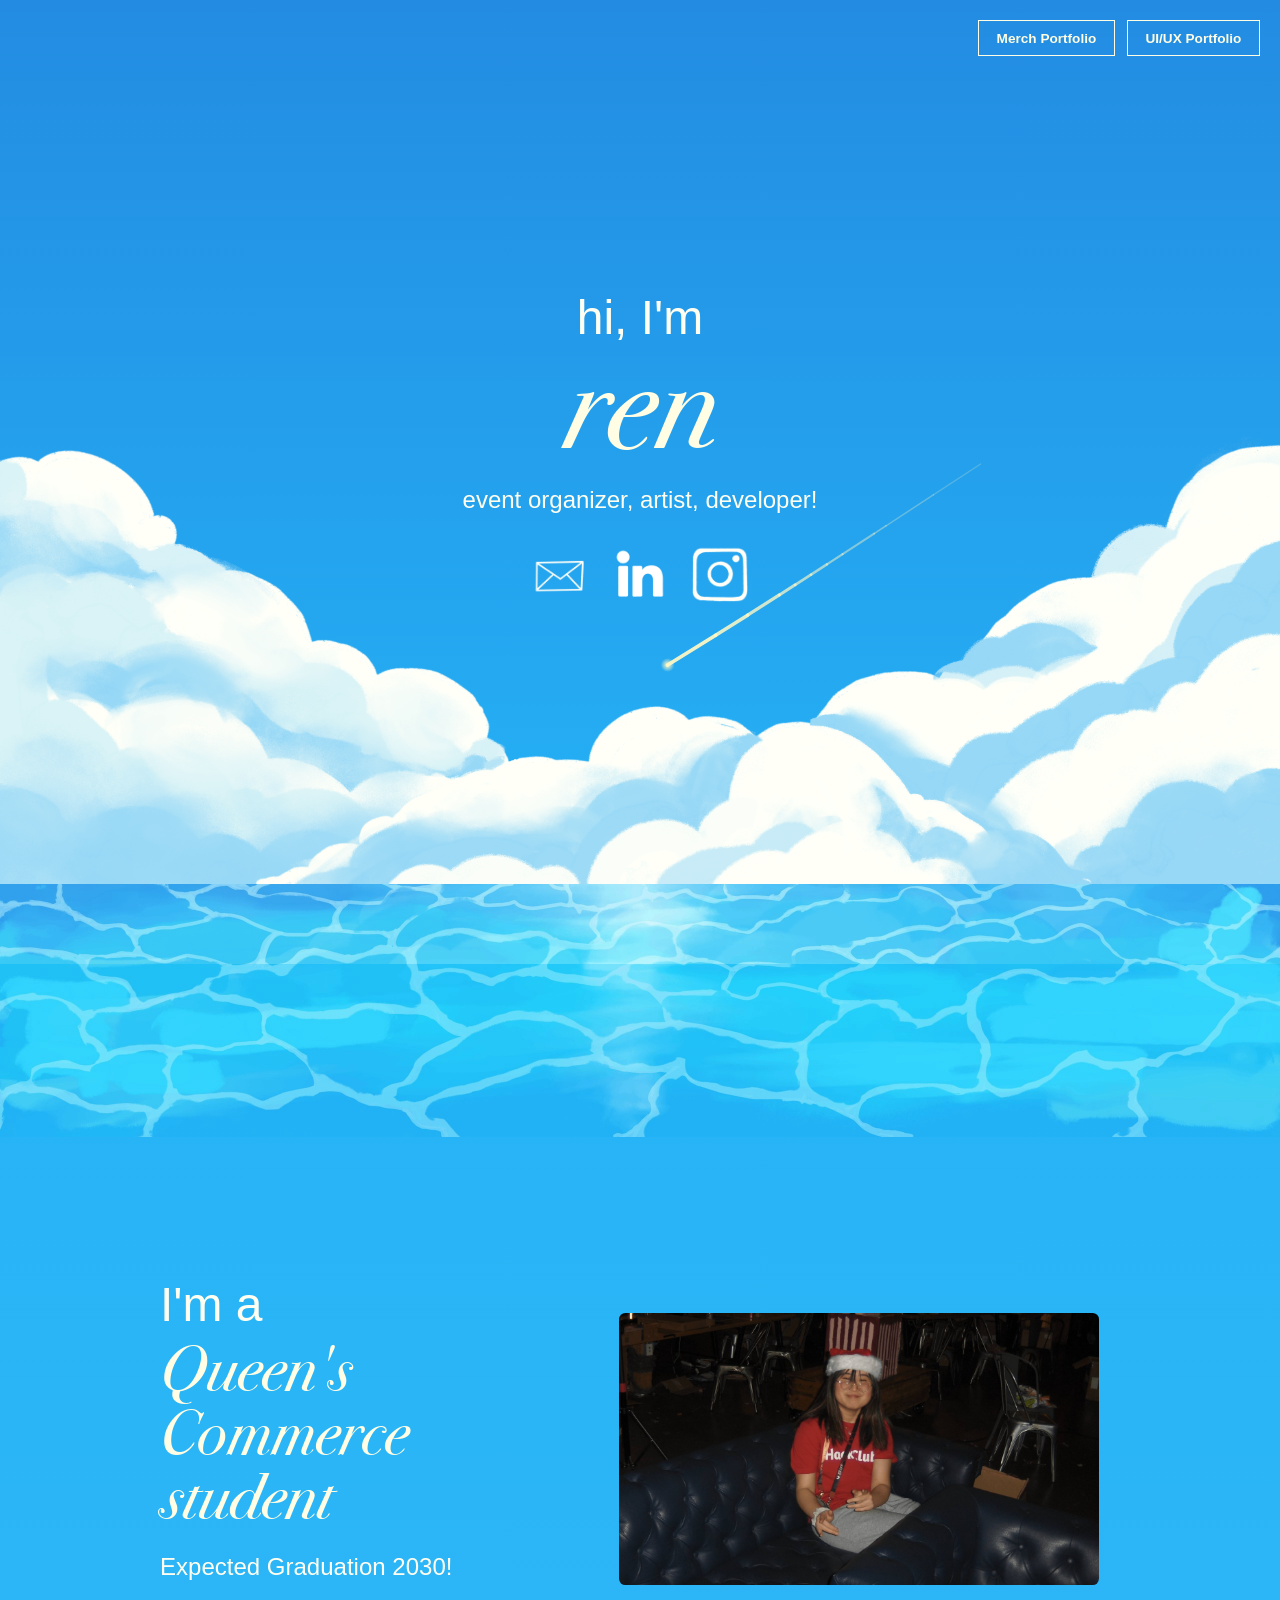
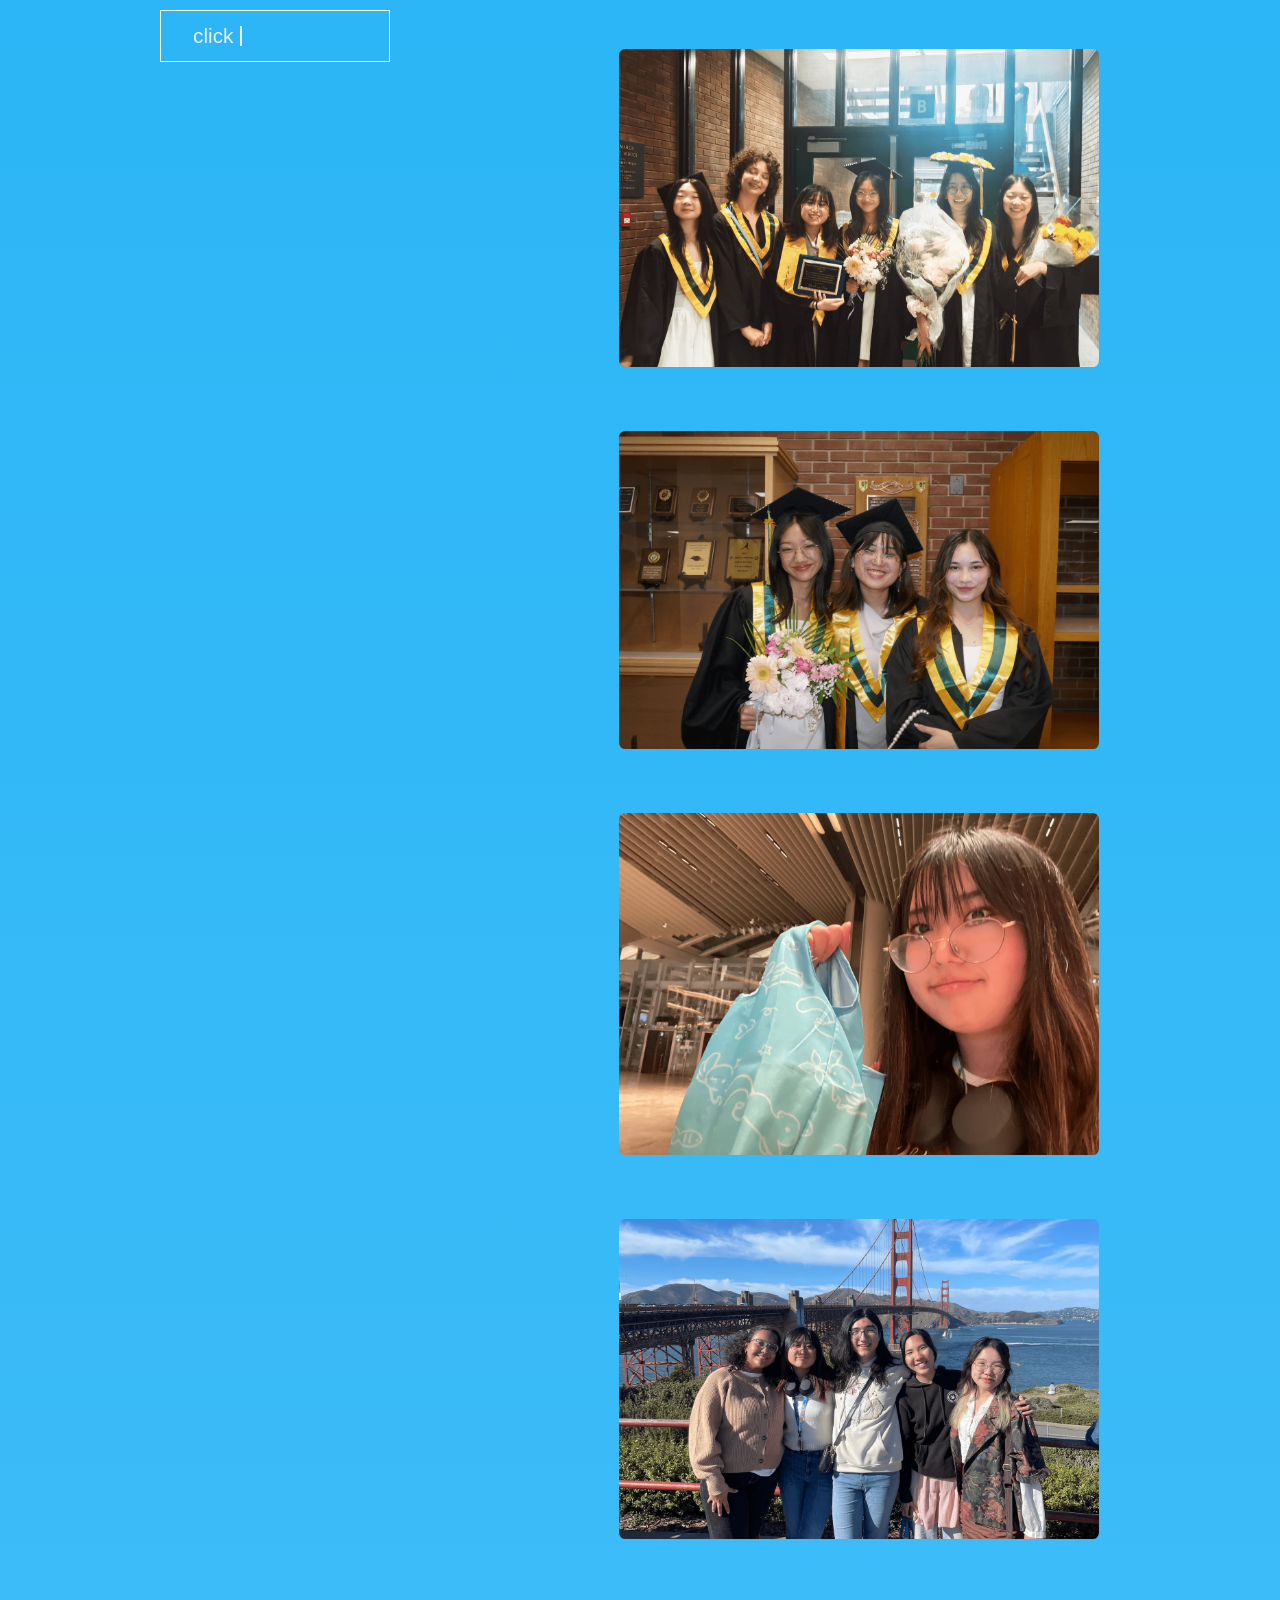
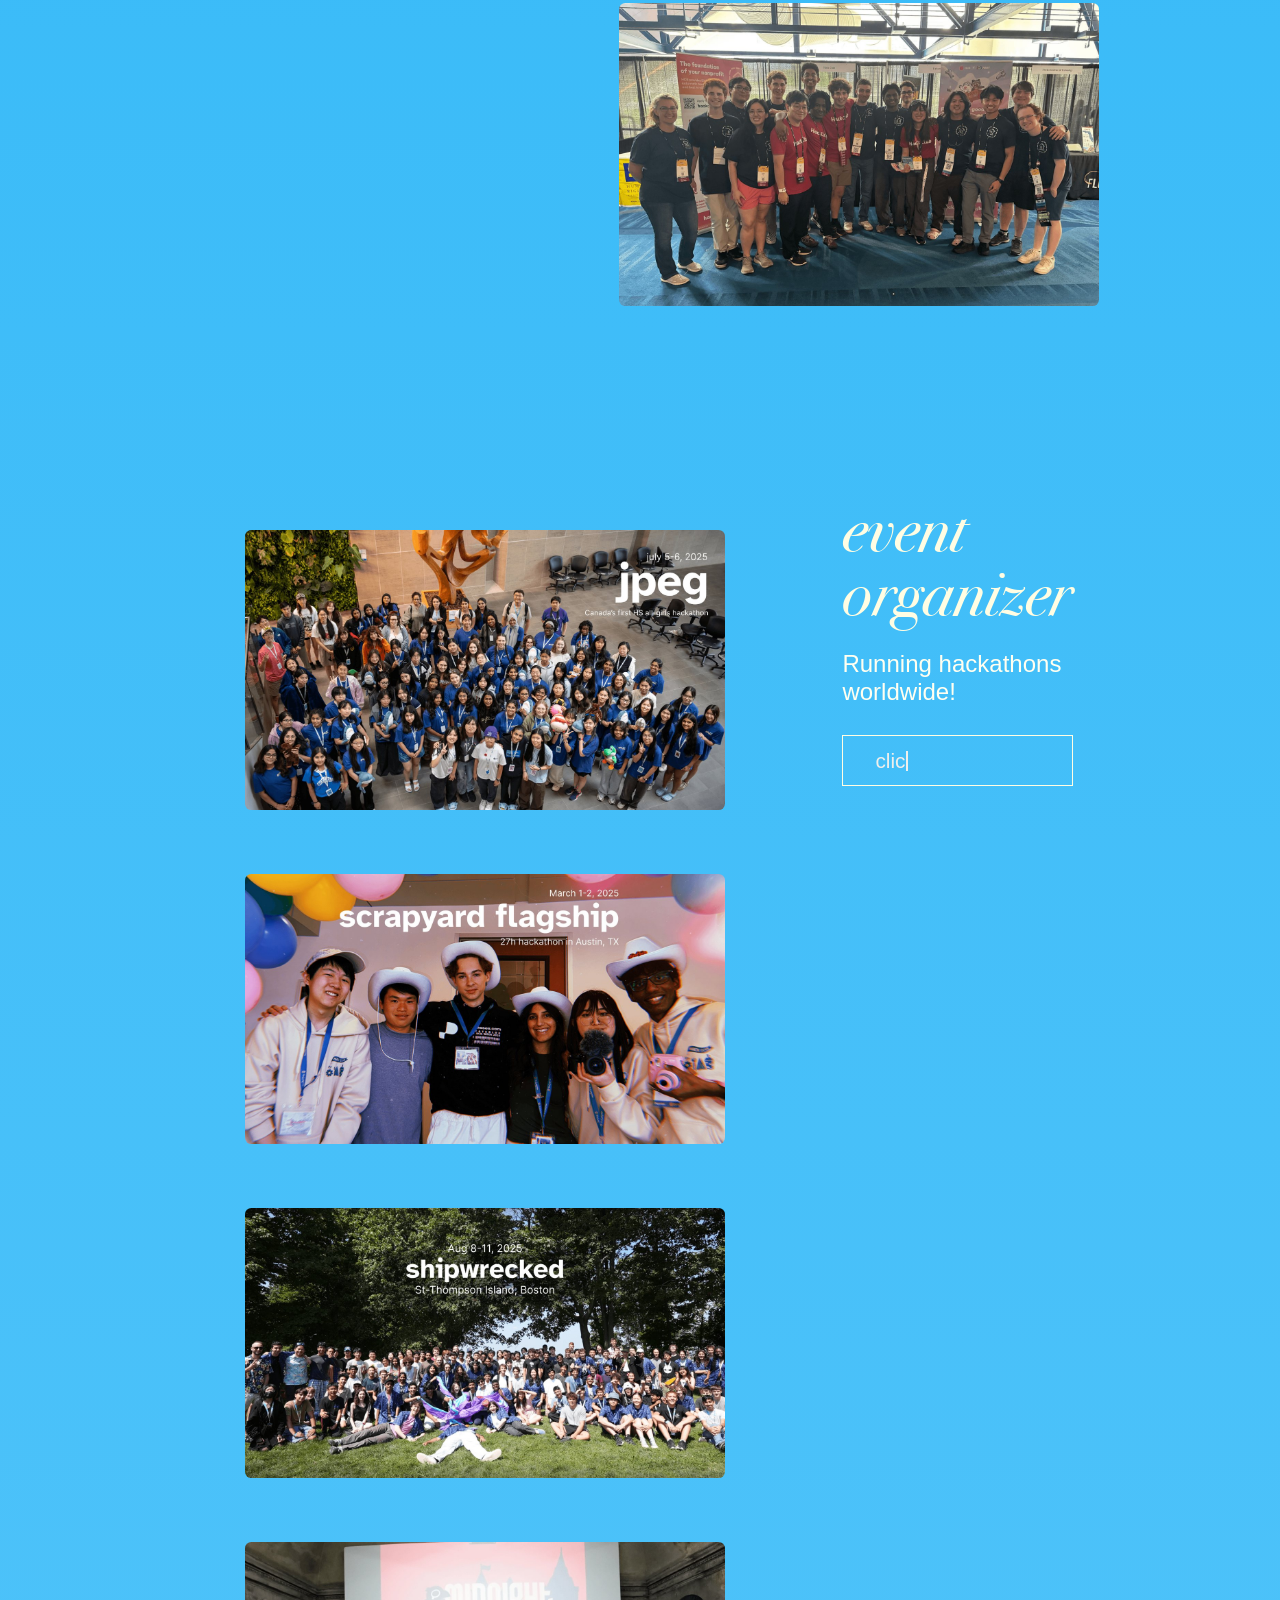
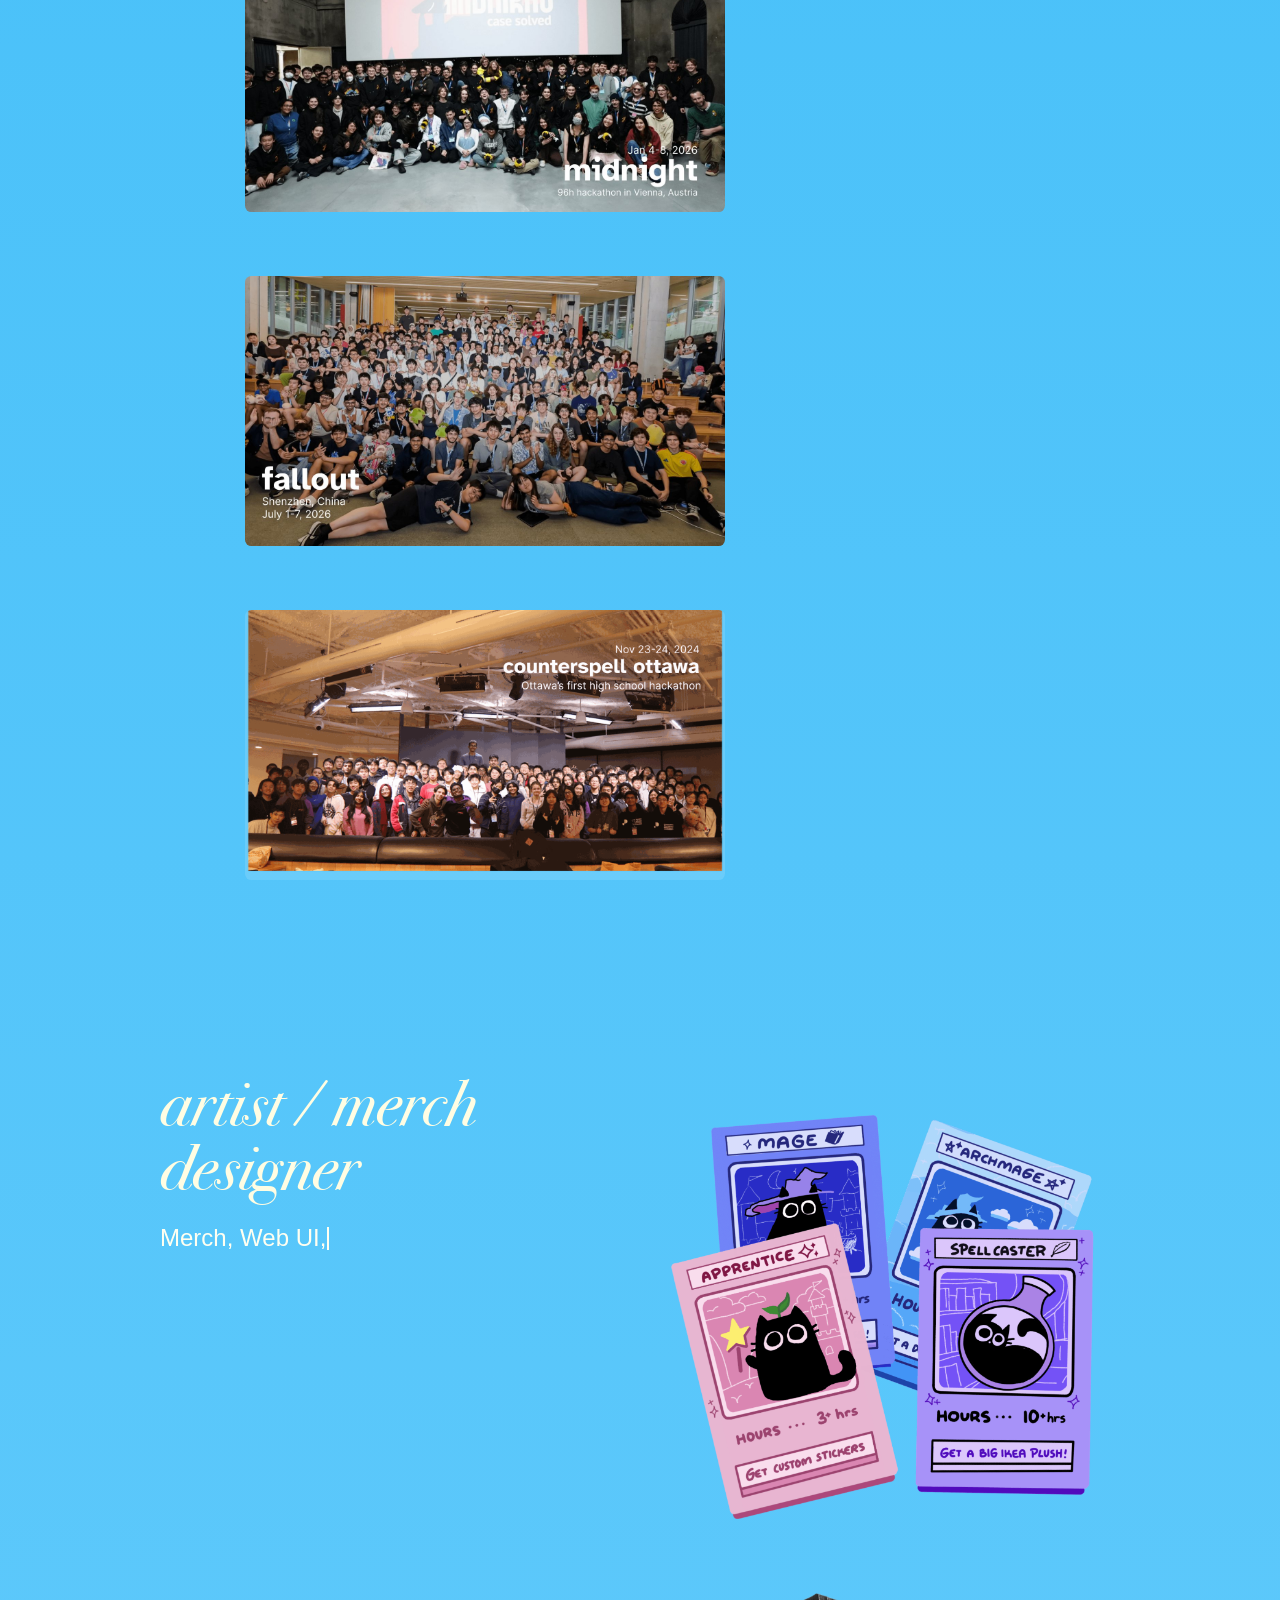
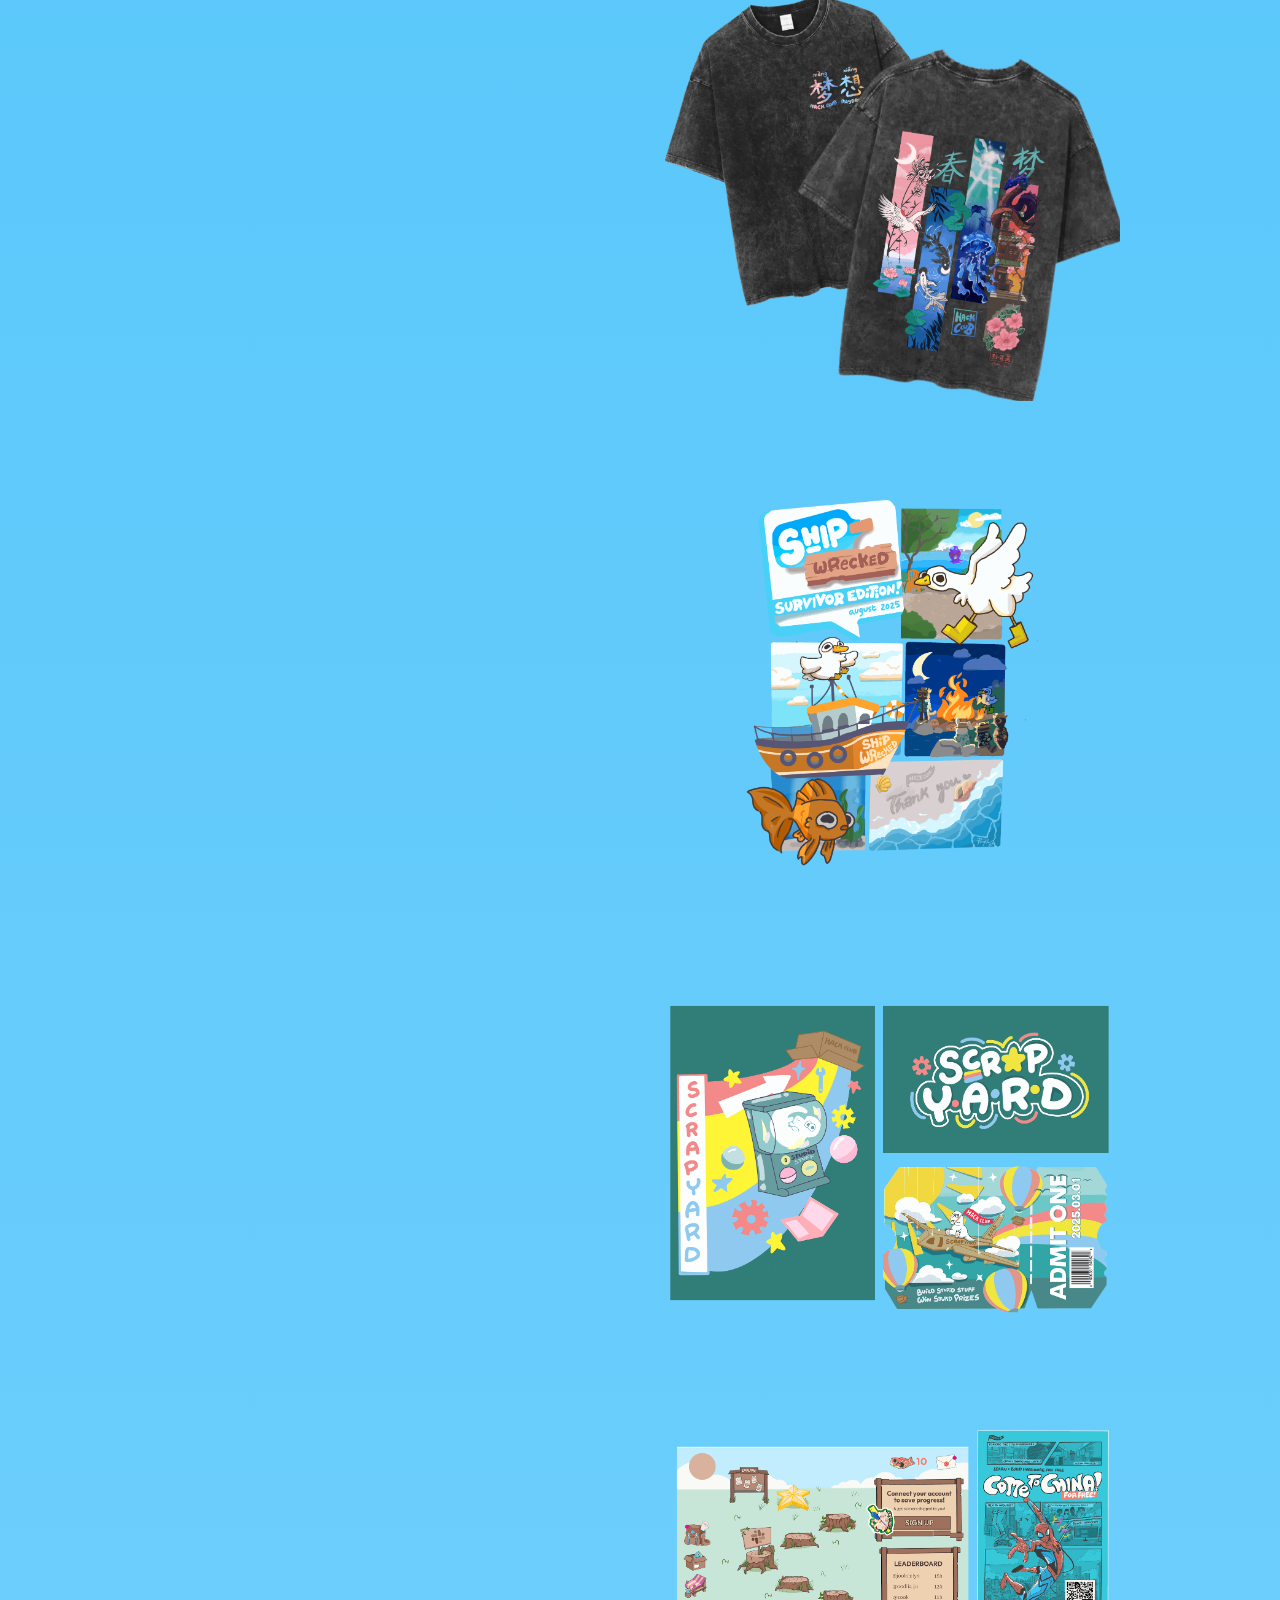
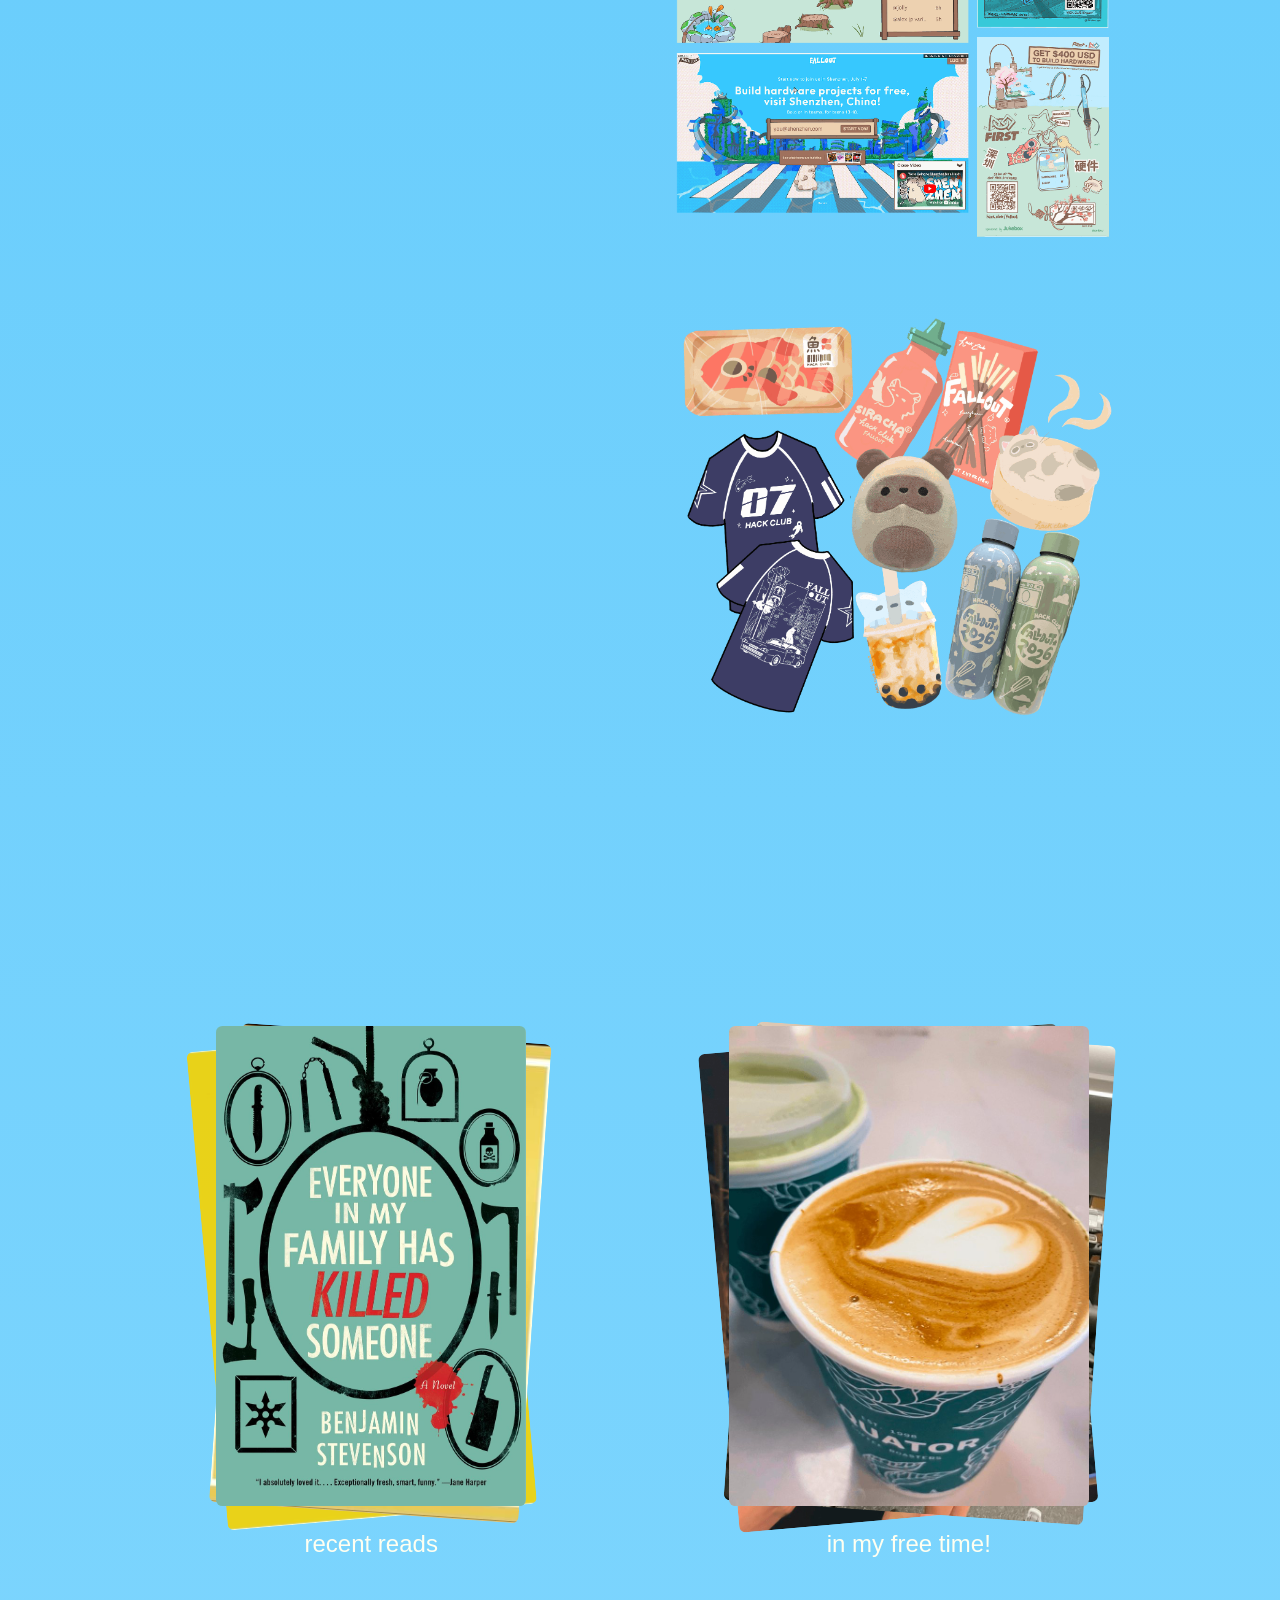
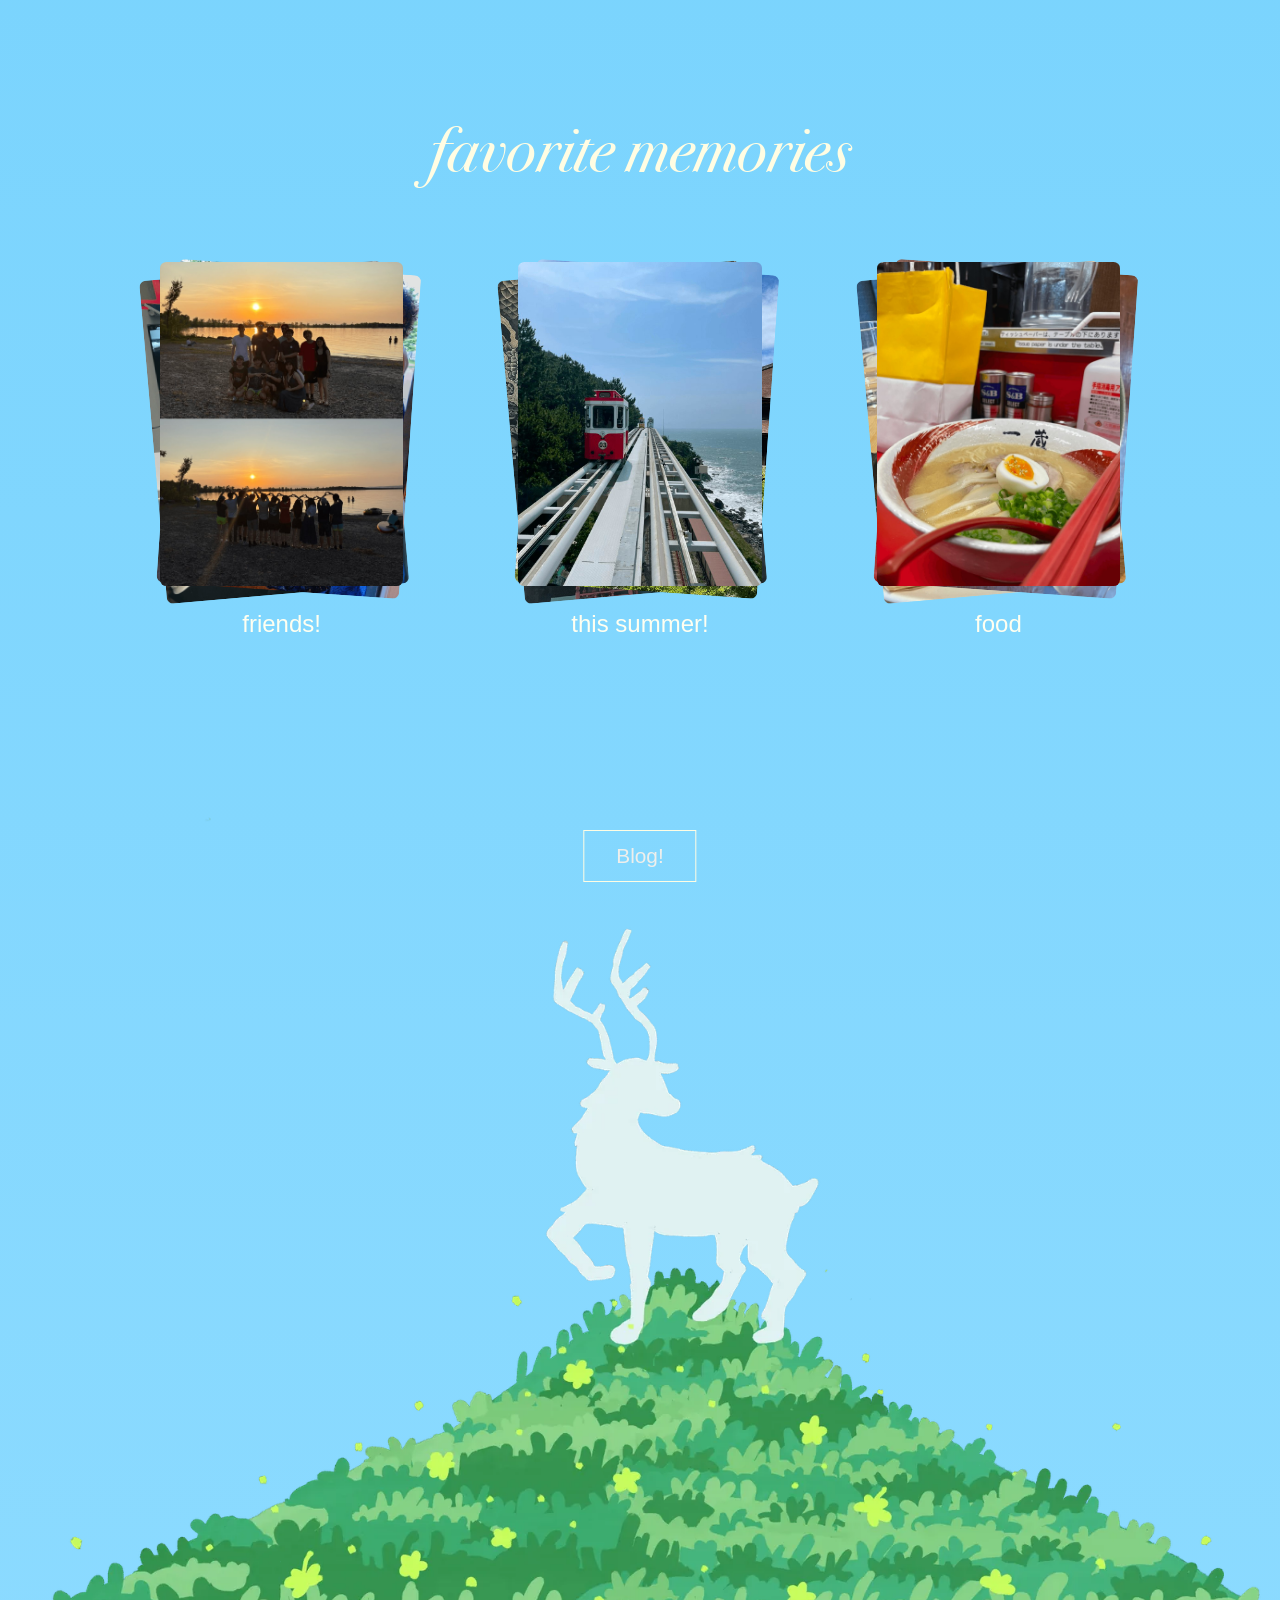
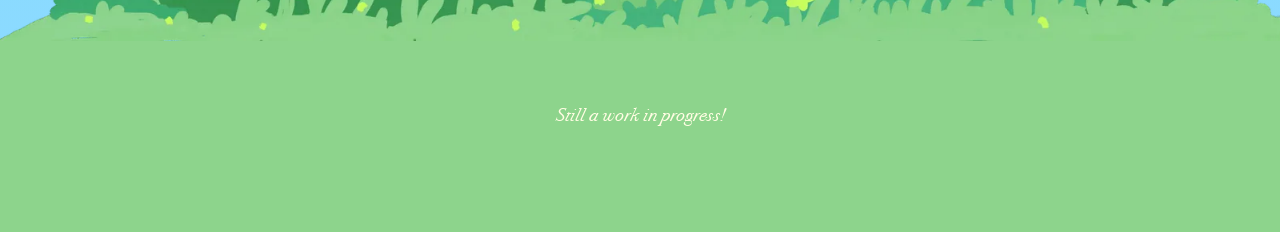
<file: index.html>
<!doctype html>
<html lang="en">
  <head>
    <meta charset="UTF-8" />
    <meta name="viewport" content="width=device-width, initial-scale=1.0" />

    <title>Ren Sun - Queen's Commerce Student, Developer, &amp; Artist</title>
    <meta
      name="description"
      content="Ren Sun, also known as Renran Sun, is a first-year student at Queen's Commerce in Kingston, ON. She welcomes you to her personal website."
    />

    <meta
      name="google-site-verification"
      content="3jfZPfZ-8H1rOotuiYyB6KGX5YyHactmCyV4tzWghds"
    />
    <link
      rel="icon"
      type="image/png"
      sizes="192x192"
      href="img/icons/favicon-192.png"
    />
    <link rel="preconnect" href="https://fonts.googleapis.com" />
    <link rel="preconnect" href="https://fonts.gstatic.com" crossorigin />
    <link rel="stylesheet" href="css/style.css" />
    <link rel="preconnect" href="https://fonts.gstatic.com" crossorigin />
    <link
      href="https://fonts.googleapis.com/css2?family=Libertinus+Serif:ital,wght@0,400;0,600;0,700;1,400;1,600;1,700&display=swap"
      rel="stylesheet"
    />
    <script src="js/loading.js"></script>
  </head>

  <body>
    <div class="landing">
      <canvas class="shooting-stars" aria-hidden="true"></canvas>

      <nav class="landing-nav" aria-label="Portfolios">
        <a class="landing-nav-button" href="portfolio.html">Merch Portfolio</a>
        <a class="landing-nav-button" href="uiux.html">UI/UX Portfolio</a>
      </nav>

      <div class="landing-text">
        <div class="subtitle">
          <span class="throw-word">hi,</span>
          <span class="throw-word">I'm</span>
        </div>
        <div class="title">
          <span class="sr-only">ren</span>
          <span aria-hidden="true"
            ><span class="title-letter">r</span
            ><span class="title-letter">e</span
            ><span class="title-letter">n</span></span
          >
        </div>
        <div class="body">
          <span class="throw-word">event</span>
          <span class="throw-word">organizer,</span>
          <span class="throw-word">artist,</span>
          <span class="throw-word">developer!</span>
        </div>

        <div class="icons">
          <div class="icon-wrapper">
            <a href="mailto:renran.sun@queensu.ca" target="_blank">
              <img src="img/icons/mail.png" alt="email"
            /></a>
            <span class="hoverbox"> renran.sun@queensu.ca</span>
          </div>

          <div class="icon-wrapper">
            <a
              href="https://www.linkedin.com/in/ren-sun-217999275"
              target="_blank"
              ><img src="img/icons/linkedin.png" alt="linkedin"
            /></a>
            <span class="hoverbox"> linkedin?</span>
          </div>

          <div class="icon-wrapper">
            <a href="https://www.instagram.com/renran.sun/" target="_blank"
              ><img src="img/icons/instagram.png" alt="instagram"
            /></a>
            <span class="hoverbox"> @renran.sun</span>
          </div>
        </div>
      </div>

      <div class="cloud">
        <img src="img/landing/clouds.png" alt="cloud" />
      </div>

      <div class="cloud2">
        <img src="img/landing/clouds.png" alt="cloud2" />
      </div>

      <div class="wave">
        <img src="img/landing/waves.jpg" alt="wave" />
      </div>
    </div>

    <script src="js/throwables.js"></script>
    <script>
      (() => {
        const landing = document.querySelector(".landing");
        const waterEdge = document.querySelector(".cloud2");
        const world = createThrowWorld({
          container: landing,
          floor: () =>
            waterEdge.getBoundingClientRect().bottom -
            landing.getBoundingClientRect().top,
        });

        // lift an icon out of its row (its empty slot keeps the row in place)
        document.querySelectorAll(".icons a").forEach((link) => {
          const img = link.querySelector("img");
          world.add(link, {
            measure: img,
            lift: () => {
              const wrapper = link.closest(".icon-wrapper");
              const w = img.offsetWidth;
              const h = img.offsetHeight;
              wrapper.style.width = `${wrapper.offsetWidth}px`;
              wrapper.style.height = `${wrapper.offsetHeight}px`;
              wrapper.classList.add("is-empty");

              const holder = document.createElement("div");
              holder.className = "icons falling-icon";
              holder.appendChild(link);
              landing.appendChild(holder);
              return { el: holder, w, h, sink: w * 0.75 };
            },
          });
        });

        // words and letters: a copy flies off while the original stays behind,
        // invisible, so the rest of the line doesn't shift
        document
          .querySelectorAll(".landing .throw-word, .landing .title-letter")
          .forEach((word) => {
            world.add(word, {
              lift: () => {
                const style = getComputedStyle(word);
                const holder = document.createElement("div");
                holder.className = "thrown-word";
                holder.setAttribute("aria-hidden", "true");
                [
                  "fontFamily",
                  "fontSize",
                  "fontStyle",
                  "fontWeight",
                  "lineHeight",
                  "letterSpacing",
                  "color",
                ].forEach((prop) => (holder.style[prop] = style[prop]));
                const copy = word.cloneNode(true);
                holder.appendChild(copy);
                const w = word.offsetWidth;
                const h = word.offsetHeight;
                word.style.visibility = "hidden";
                landing.appendChild(holder);
                // they sink a little into the water
                return { el: holder, w, h, sink: h * 0.3, grab: copy };
              },
            });
          });
      })();
    </script>

    <!-- shooting stars on every .shooting-stars canvas (shared with academics.html) -->
    <script src="js/shooting-stars.js"></script>
    <script src="js/fish-cursor.js"></script>

    <div class="main">
      <!-- twinkling pixel sparkles behind the sections (drawn by the script below) -->
      <canvas class="sparkles" aria-hidden="true"></canvas>
      <div class="section section-first">
        <div class="section-text">
          <div class="subtitle">I'm a</div>
          <div class="h1">Queen's Commerce student</div>
          <a
            class="body"
            style="text-decoration: none"
            href="https://smith.queensu.ca/bcom/index.php"
            target="blank"
          >
            Expected Graduation 2030!
          </a>
          <a class="forward-button" href="academics.html">
            click to read more
          </a>
        </div>
        <div class="section-image">
          <img class="window1" src="img/gallery/happy.jpg" alt="window 01" />
        </div>
      </div>

      <div class="section">
        <div class="section-image">
          <img
            class="window3"
            src="img/gallery/hack-003.jpg"
            alt="jpeg photo"
          />
        </div>
        <div class="section-text">
          <div class="h1">event organizer</div>
          <div class="body">Running hackathons worldwide!</div>
          <a class="forward-button" href="events.html">click to read more</a>
        </div>
      </div>

      <div class="section">
        <div class="section-text">
          <div class="h1">artist / merch designer</div>
          <div class="body">Merch, Web UI, & Misc.</div>
          <a class="forward-button" href="portfolio.html"> My portfolio!</a>
          <!-- a daily perspective drill (draw.html), opens in a new tab -->
          <a class="draw-invite" href="draw.html" target="_blank" rel="noopener"
            >practice drawing boxes with me!</a
          >
        </div>
        <div class="section-image">
          <img class="window2" src="img/gallery/art-001.png" alt="window 02" />
        </div>
        <div class="section-image"></div>
      </div>

      <div class="polaroid">
        <div class="h1">random things about me</div>
      </div>
      <div class="section">
        <div class="column">
          <img class="reads" src="img/gallery/book-02.jpg" alt="book 02" />
          <div class="body" style="margin-top: 0.5em">recent reads</div>
        </div>
        <div class="column">
          <img class="hobby" src="img/gallery/hobby-003.jpg" alt="random 03" />
          <div class="body" style="margin-top: 0.5em">in my free time!</div>
        </div>
      </div>

      <div class="polaroid">
        <div class="h2">favorite memories</div>
      </div>
      <div class="section">
        <div class="column">
          <img
            class="friends"
            src="img/gallery/friends-04.jpg"
            alt="singapore!"
          />
          <div class="body" style="margin-top: 0.5em">friends!</div>
        </div>
        <div class="column">
          <img
            class="summer"
            style="min-width: 4em"
            src="img/gallery/summer-008.jpg"
            alt="busan, seoul, hokkaido, tokyo, osaka, singapore"
          />
          <div class="body" style="margin-top: 0.5em">this summer!</div>
        </div>
        <div class="column">
          <img class="food" src="img/gallery/food-01.jpg" alt="yum food" />
          <div class="body" style="margin-top: 0.5em">food</div>
        </div>
      </div>

      <footer class="site-footer">
        <!-- shooting stars behind the deer art (they show through its sky) -->
        <canvas
          class="shooting-stars"
          data-area=".footer-deer"
          aria-hidden="true"
        ></canvas>
        <!-- 768px and wider (desktop, laptop, iPad upright) get the wide hill made
             from bottomfooter.gif; phones keep the narrower deer GIF -->
        <picture>
          <source
            media="(min-width: 768px)"
            srcset="img/footer/footer-hill.webp"
            type="image/webp"
          />
          <source
            media="(min-width: 768px)"
            srcset="img/footer/footer-hill.gif"
          />
          <img
            class="footer-deer"
            src="img/footer/deer.gif"
            alt="a deer standing on a grassy hill with fireflies"
          />
        </picture>

        <a class="forward-button footer-blog" href="blog.html">Blog!</a>
        <div class="footer-bar">Still a work in progress!</div>
      </footer>

      <script>
        // a gust of winter wind when you scroll down to the deer; it fades out
        // if you scroll away before it ends
        (() => {
          const wind = new Audio("audio/winter-wind.mp3");
          wind.preload = "auto";
          wind.volume = 0.6;
          let fadeTimer = null;
          let waitingForTap = false;
          let deerInView = false;

          // browsers only allow sound after the visitor has clicked or typed
          // something; if they haven't yet, play it on their first tap here
          const playOnTap = () => {
            waitingForTap = false;
            removeEventListener("pointerdown", playOnTap);
            removeEventListener("keydown", playOnTap);
            if (deerInView) play();
          };

          const play = () => {
            clearInterval(fadeTimer);
            wind.volume = 0.6;
            wind.currentTime = 0;
            wind.play().catch(() => {
              if (waitingForTap) return;
              waitingForTap = true;
              addEventListener("pointerdown", playOnTap);
              addEventListener("keydown", playOnTap);
            });
          };

          const fadeOut = () => {
            clearInterval(fadeTimer);
            fadeTimer = setInterval(() => {
              wind.volume = Math.max(0, wind.volume - 0.06);
              if (wind.volume > 0) return;
              clearInterval(fadeTimer);
              wind.pause();
            }, 50);
          };

          new IntersectionObserver(
            ([entry]) => {
              deerInView = entry.isIntersecting;
              if (deerInView) play();
              else if (!wind.paused) fadeOut();
            },
            { threshold: 0.4 },
          ).observe(document.querySelector(".footer-deer"));
        })();
      </script>

      <script>
        const cloud = document.querySelector(".cloud");
        const cloud2 = document.querySelector(".cloud2");

        window.addEventListener("scroll", () => {
          // stop rising once the back cloud's bottom edge would peek out
          // above the front cloud's solid base (bottom 20% of the image)
          const maxLift =
            cloud.offsetTop +
            cloud.offsetHeight -
            (cloud2.offsetTop + cloud2.offsetHeight * 0.8);
          const lift = Math.min(window.scrollY * 0.4, maxLift);
          cloud.style.transform = `translateY(-${lift}px)`;
        });
      </script>

      <script>
        // click an image to cycle through its photos
        const galleries = {
          ".window1": [
            "img/gallery/happy.jpg",
            "img/gallery/student-01.jpg",
            "img/gallery/student-03.jpg",
            "img/gallery/student-04.jpg",
            "img/gallery/student-05.jpg",
            "img/gallery/student-11.jpg",
          ],
          ".window2": [
            "img/gallery/art-001.png",
            "img/gallery/art-002.png",
            "img/gallery/art-003.png",
            "img/gallery/art-004.png",
            "img/gallery/art-005.png",
            "img/gallery/art-006.png",
          ],
          ".window3": [
            "img/gallery/hack-003.jpg",
            "img/gallery/hack-002.jpg",
            "img/gallery/hack-001.jpg",
            "img/gallery/hack-004.jpg",
            "img/gallery/hack-005.jpg",
            "img/gallery/hack-000.png",
          ],
          ".reads": [
            "img/gallery/book-02.jpg",
            "img/gallery/book-01.jpg",
            "img/gallery/book-03.jpg",
            "img/gallery/book-04.jpg",
            "img/gallery/book-06.jpg",
            "img/gallery/book-07.jpg",
            "img/gallery/book-08.jpg",
            "img/gallery/book-09.jpg",
          ],
          ".obsessions": [
            "img/gallery/anime-01.jpg",
            "img/gallery/anime-02.jpg",
            "img/gallery/anime-03.jpg",
            "img/gallery/movie-01.jpg",
          ],
          ".hobby": [
            "img/gallery/hobby-003.jpg",
            "img/gallery/hobby-001.jpg",
            "img/gallery/hobby-002.jpg",
            "img/gallery/hobby-004.jpg",
            "img/gallery/hobby-005.jpg",
          ],
          ".summer": [
            "img/gallery/summer-003.jpg",
            "img/gallery/summer-002.jpg",
            "img/gallery/summer-004.jpg",
            "img/gallery/summer-005.jpg",
            "img/gallery/summer-006.jpg",
            "img/gallery/summer-007.jpg",
            "img/gallery/summer-008.jpg",
            "img/gallery/summer-010.jpg",
          ],
          ".food": [
            "img/gallery/food-01.jpg",
            "img/gallery/food-02.jpg",
            "img/gallery/food-04.jpg",
            "img/gallery/food-05.jpg",
            "img/gallery/food-06.jpg",
            "img/gallery/food-07.jpg",
            "img/gallery/food-08.jpg",
            "img/gallery/food-04.jpg",
          ],
          ".friends": [
            "img/gallery/friends-04.jpg",
            "img/gallery/friends-01.jpg",
            "img/gallery/friends-02.jpg",
            "img/gallery/friends-05.jpg",
            "img/gallery/friends-06.jpg",
            "img/gallery/friends-07.jpg",
            "img/gallery/friends-08.jpg",
          ],
        };

        const reduceMotionGallery = matchMedia(
          "(prefers-reduced-motion: reduce)",
        ).matches;

        const swooshSound = new Audio("audio/swoosh.mp3");
        swooshSound.preload = "auto";
        const playSwoosh = () => {
          swooshSound.currentTime = 0;
          swooshSound.play().catch(() => {});
        };

        // desktop: the sections with text beside a photo show the whole gallery as a
        // column that scrolls up past the pinned text (CSS shows it from 769px up;
        // phones keep the clickable polaroid pile built below)
        [".window1", ".window3", ".window2"].forEach((selector) => {
          const img = document.querySelector(selector);
          if (!img) return;
          const column = document.createElement("div");
          column.className = "scroll-gallery";
          // the merch artwork stays unframed
          column.classList.toggle("no-frame", selector === ".window2");
          const images = galleries[selector];
          images.forEach((src, start) => {
            const photo = document.createElement("img");
            photo.loading = "lazy";
            photo.src = src;
            photo.alt = img.alt;
            photo.className = "scroll-photo";
            column.appendChild(photo);

            // click: swoosh, and the photo flips over to the next one in the
            // gallery (the swap happens while it's edge-on)
            let index = start;
            let flipTimer = null;
            photo.addEventListener("click", () => {
              playSwoosh();
              index = (index + 1) % images.length;
              const next = images[index];
              new Image().src = next; // start loading it during the flip
              if (reduceMotionGallery) {
                photo.src = next;
                return;
              }
              clearTimeout(flipTimer);
              photo.classList.remove("is-flipping");
              void photo.offsetWidth; // restart the animation on quick clicks
              photo.classList.add("is-flipping");
              flipTimer = setTimeout(() => (photo.src = next), 180);
            });
            photo.addEventListener("animationend", () =>
              photo.classList.remove("is-flipping"),
            );
          });
          img.closest(".section-image").appendChild(column);
        });

        Object.entries(galleries).forEach(([selector, images]) => {
          const img = document.querySelector(selector);
          if (!img) return;
          let index = 0;

          // stack the next two photos behind this one, tilted, so it reads as a
          // pile you can click through (they also load those photos ahead of time)
          const stack = document.createElement("div");
          stack.className = "stack";
          img.parentNode.insertBefore(stack, img);

          const backs = [2, 1].map((offset) => {
            const back = document.createElement("img");
            back.className = `stack-back stack-back-${offset}`;
            back.alt = "";
            back.setAttribute("aria-hidden", "true");
            // plain card shape until its photo arrives, so the pile shows right away
            back.addEventListener("load", () =>
              back.classList.add("is-loaded"),
            );
            stack.appendChild(back);
            return [offset, back];
          });
          stack.appendChild(img);

          // "click me!" pill that fades in over the photo on hover (CSS)
          const bubble = document.createElement("span");
          bubble.className = "click-bubble";
          bubble.textContent = "click me!";
          bubble.setAttribute("aria-hidden", "true");
          stack.appendChild(bubble);

          // back photos load once the pile is about a screen away (done here rather
          // than with loading="lazy", which some phone browsers hold back)
          let nearScreen = false;
          const showBacks = () => {
            if (!nearScreen) return;
            backs.forEach(([offset, back]) => {
              const src = images[(index + offset) % images.length];
              if (back.getAttribute("src") === src) return;
              back.classList.remove("is-loaded");
              back.src = src;
            });
          };

          new IntersectionObserver(
            ([entry], observer) => {
              if (!entry.isIntersecting) return;
              observer.disconnect();
              nearScreen = true;
              showBacks();
            },
            { rootMargin: "100% 0px" },
          ).observe(stack);

          // shuffle: the top photo slides out and tucks in at the back while every
          // card behind moves up one spot; once they've arrived the photos are
          // swapped and the cards snap back to their places, so the pile keeps cycling
          const SHUFFLE_MS = 550;
          let shuffleTimer = null;
          let exitRight = false; // alternate sides: left, right, left, ...

          const settle = () => {
            shuffleTimer = null;
            stack.classList.add("no-anim");
            img.src = images[index];
            showBacks();
            stack.classList.remove("is-shuffling");
            void stack.offsetWidth;
            stack.classList.remove("no-anim");
          };

          img.addEventListener("click", () => {
            playSwoosh();
            if (shuffleTimer) {
              clearTimeout(shuffleTimer);
              settle();
            }
            index = (index + 1) % images.length;
            if (reduceMotionGallery) {
              img.src = images[index];
              showBacks();
              return;
            }
            stack.classList.toggle("exit-right", exitRight);
            exitRight = !exitRight;
            stack.classList.add("is-shuffling");
            shuffleTimer = setTimeout(settle, SHUFFLE_MS);
          });
        });
      </script>
      <script>
        // drag and throw the photos: they tumble down the page and bounce on the
        // bottom of the footer, in front of the deer
        (() => {
          const main = document.querySelector(".main");
          const mediaQuery = window.matchMedia("(min-width: 768px)");
          const footer = document.querySelector(".site-footer");
          const world = createThrowWorld({
            container: main,
            floor: () =>
              footer.getBoundingClientRect().bottom -
              main.getBoundingClientRect().top,
          });

          // each pile moves as a whole, so it can still be clicked through
          // after it lands; the empty spot it left keeps the layout in place
          document
            .querySelectorAll(".main .stack, .main .scroll-photo")
            .forEach((photo) => {
              photo.classList.add("throwable-photo");
              world.add(photo, {
                lift: () => {
                  photo.classList.add("is-thrown");
                  return {
                    el: photo,
                    w: photo.offsetWidth,
                    h: photo.offsetHeight,
                    inPlace: true,
                  };
                },
              });
            });
        })();
      </script>
      <script>
        // scroll fading: reveal each block as it enters the viewport
        const fadeTargets = document.querySelectorAll(
          ".main .section-text, .main .section-image:not(:empty), .main .polaroid, .main .column",
        );

        const fadeObserver = new IntersectionObserver(
          (entries) => {
            entries.forEach((entry) => {
              if (!entry.isIntersecting) return;
              entry.target.classList.add("visible");
              fadeObserver.unobserve(entry.target);
            });
          },
          { threshold: 0.15, rootMargin: "0px 0px -8% 0px" },
        );

        const reduceMotion = matchMedia(
          "(prefers-reduced-motion: reduce)",
        ).matches;

        if (!reduceMotion)
          fadeTargets.forEach((el) => {
            // stagger siblings in the same row so they arrive one after another
            const siblings = [...el.parentElement.children].filter((c) =>
              c.matches(".section-text, .section-image:not(:empty), .column"),
            );
            el.style.transitionDelay = `${Math.max(siblings.indexOf(el), 0) * 0.15}s`;
            el.classList.add("fade-in");
            fadeObserver.observe(el);

            // hand transform back to the hover effects once the fade is done
            el.addEventListener("transitionend", function cleanup(e) {
              if (e.target !== el || e.propertyName !== "opacity") return;
              el.classList.remove("fade-in", "visible");
              el.style.transitionDelay = "";
              el.removeEventListener("transitionend", cleanup);
            });
          });
      </script>

      <script>
        // typewriter: each section's text types itself out as it scrolls into view
        // (desktop only; phones and reduced-motion users just see the text)
        const typewriterOn =
          matchMedia("(min-width: 769px) and (hover: hover)").matches &&
          !matchMedia("(prefers-reduced-motion: reduce)").matches;

        if (typewriterOn) {
          const TYPE_DELAY = 30; // ms per character

          // swap an element's text for hidden per-character spans; a visually
          // hidden copy keeps the full text readable for screen readers
          const splitIntoChars = (el) => {
            const text = el.textContent.trim().replace(/\s+/g, " ");
            const label = document.createElement("span");
            label.className = "sr-only";
            label.textContent = text;
            const shown = document.createElement("span");
            shown.setAttribute("aria-hidden", "true");
            const chars = [...text].map((ch) => {
              const span = document.createElement("span");
              span.className = "tw-char";
              span.textContent = ch;
              shown.appendChild(span);
              return span;
            });
            el.replaceChildren(label, shown);
            // a button's box stays hidden until its text starts typing, then
            // fades in (instead of sitting there empty while the lines above type)
            if (el.classList.contains("forward-button") && chars.length) {
              el.classList.add("tw-box");
              chars[0].box = el;
            }
            return chars;
          };

          const typeOut = (chars) => {
            let i = 0;
            const step = () => {
              if (i > 0) chars[i - 1].classList.remove("tw-current");
              if (i === chars.length) return;
              chars[i].classList.add("tw-shown", "tw-current");
              if (chars[i].box) chars[i].box.classList.add("is-typed");
              i++;
              setTimeout(step, TYPE_DELAY);
            };
            step();
          };

          const blockChars = new Map();
          const typeObserver = new IntersectionObserver(
            (entries) => {
              entries.forEach((entry) => {
                if (!entry.isIntersecting) return;
                typeObserver.unobserve(entry.target);
                typeOut(blockChars.get(entry.target));
              });
            },
            { threshold: 0.4 },
          );

          document
            .querySelectorAll(".main .section-text, .main .polaroid")
            .forEach((block) => {
              // type the block's lines one after another: subtitle, heading, text, link
              blockChars.set(
                block,
                [...block.children].flatMap(splitIntoChars),
              );
              typeObserver.observe(block);
            });
        }
      </script>
    </div>

    <div class="player" id="player">
      <button class="player-bubble" type="button" aria-label="open player">
        <img class="player-cover" alt="" />
      </button>

      <div class="player-card">
        <div class="player-info">
          <img class="player-cover" alt="" />
          <div class="player-text">
            <div class="player-title">listening to right now</div>
            <div class="player-subtitle">my spotify playlist</div>
          </div>
        </div>

        <div class="player-center">
          <div class="player-controls">
            <button
              class="player-btn"
              type="button"
              data-action="restart"
              aria-label="restart song"
            >
              <svg viewBox="0 0 24 24" aria-hidden="true">
                <path d="M6 6h2v12H6zm3.5 6l8.5 6V6z" />
              </svg>
            </button>
            <button
              class="player-btn"
              type="button"
              data-skip="-15"
              aria-label="back 15 seconds"
            >
              <svg viewBox="0 0 24 24" aria-hidden="true">
                <path d="M12 5V2L7 6l5 4V7a6 6 0 1 1-6 6H4a8 8 0 1 0 8-8z" />
                <text x="12" y="16.5" text-anchor="middle">15</text>
              </svg>
            </button>
            <button class="player-play" type="button" aria-label="play">
              <svg class="icon-play" viewBox="0 0 24 24" aria-hidden="true">
                <path d="M8 5v14l11-7z" />
              </svg>
              <svg class="icon-pause" viewBox="0 0 24 24" aria-hidden="true">
                <path d="M7 5h4v14H7zm6 0h4v14h-4z" />
              </svg>
            </button>
            <button
              class="player-btn"
              type="button"
              data-skip="15"
              aria-label="forward 15 seconds"
            >
              <svg viewBox="0 0 24 24" aria-hidden="true">
                <path d="M12 5V2l5 4-5 4V7a6 6 0 1 0 6 6h2a8 8 0 1 1-8-8z" />
                <text x="12" y="16.5" text-anchor="middle">15</text>
              </svg>
            </button>
            <button
              class="player-btn"
              type="button"
              data-action="next"
              aria-label="next song"
            >
              <svg viewBox="0 0 24 24" aria-hidden="true">
                <path d="M6 18l8.5-6L6 6zM16 6h2v12h-2z" />
              </svg>
            </button>
          </div>

          <div class="player-progress">
            <span class="player-time player-current">0:00</span>
            <input
              class="player-seek"
              type="range"
              min="0"
              max="0"
              step="1"
              value="0"
              aria-label="seek"
            />
            <span class="player-time player-duration">0:00</span>
          </div>
        </div>

        <div class="player-side">
          <a
            class="player-link"
            href="https://open.spotify.com/playlist/31aVRI8BFshgiTKiSqaA4p"
            target="_blank"
            rel="noopener"
            >open in spotify</a
          >
          <button class="player-close" type="button" aria-label="close player">
            <svg viewBox="0 0 24 24" aria-hidden="true">
              <path d="M7 10l5 5 5-5z" />
            </svg>
          </button>
        </div>
      </div>

      <!-- Spotify's embed does the actual playback; it stays hidden and is driven by the buttons above -->
      <div class="player-engine" aria-hidden="true">
        <div id="spotify-embed"></div>
      </div>
    </div>

    <script>
      // custom Spotify player: our own buttons driving Spotify's hidden embed
      const PLAYLIST = "31aVRI8BFshgiTKiSqaA4p";
      const playerEl = document.getElementById("player");
      const playBtn = playerEl.querySelector(".player-play");
      const seekBar = playerEl.querySelector(".player-seek");
      const currentEl = playerEl.querySelector(".player-current");
      const durationEl = playerEl.querySelector(".player-duration");
      const coverEls = playerEl.querySelectorAll(".player-cover");
      const titleEl = playerEl.querySelector(".player-title");
      const subtitleEl = playerEl.querySelector(".player-subtitle");

      let controller = null;
      let seeking = false;
      let playingURI = "";

      const formatTime = (sec) =>
        `${Math.floor(sec / 60)}:${String(Math.floor(sec % 60)).padStart(2, "0")}`;

      // title + artwork come from Spotify's public oEmbed endpoint
      const showInfo = (spotifyUrl, fallbackTitle) =>
        fetch(
          `https://open.spotify.com/oembed?url=${encodeURIComponent(spotifyUrl)}`,
        )
          .then((res) => res.json())
          .then((info) => {
            coverEls.forEach((img) => (img.src = info.thumbnail_url));
            titleEl.textContent = info.title || fallbackTitle;
          })
          .catch(() => {});

      let playlistTitle = "my playlist";
      showInfo(
        `https://open.spotify.com/playlist/${PLAYLIST}`,
        playlistTitle,
      ).then(() => {
        playlistTitle = titleEl.textContent;
      });

      window.onSpotifyIframeApiReady = (IFrameAPI) => {
        IFrameAPI.createController(
          document.getElementById("spotify-embed"),
          { uri: `spotify:playlist:${PLAYLIST}`, width: 300, height: 80 },
          (embed) => {
            controller = embed;

            embed.addListener("playback_update", ({ data }) => {
              const paused = data.isPaused;
              playerEl.classList.toggle("is-playing", !paused);
              playBtn.setAttribute("aria-label", paused ? "play" : "pause");

              const duration = data.duration / 1000;
              const position = data.position / 1000;
              seekBar.max = Math.floor(duration);
              durationEl.textContent = formatTime(duration);
              if (!seeking) {
                seekBar.value = Math.floor(position);
                currentEl.textContent = formatTime(position);
              }
              seekBar.style.setProperty(
                "--fill",
                `${duration ? (position / duration) * 100 : 0}%`,
              );

              if (data.playingURI && data.playingURI !== playingURI) {
                playingURI = data.playingURI;
                const trackId = playingURI.split(":").pop();
                showInfo(
                  `https://open.spotify.com/track/${trackId}`,
                  titleEl.textContent,
                );
                subtitleEl.textContent = playlistTitle;
              }
            });
          },
        );
      };

      playBtn.addEventListener(
        "click",
        () => controller && controller.togglePlay(),
      );

      // no "next track" in Spotify's embed API: jumping to the end of the song
      // makes the playlist move on to the next one by itself
      playerEl
        .querySelector('[data-action="next"]')
        .addEventListener("click", () => {
          if (!controller) return;
          if (Number(seekBar.max) > 0) controller.seek(Number(seekBar.max) + 1);
          else controller.play();
        });

      playerEl
        .querySelector('[data-action="restart"]')
        .addEventListener("click", () => {
          if (controller) controller.seek(0);
        });

      playerEl.querySelectorAll("[data-skip]").forEach((btn) =>
        btn.addEventListener("click", () => {
          if (!controller) return;
          const target = Math.min(
            Math.max(Number(seekBar.value) + Number(btn.dataset.skip), 0),
            Number(seekBar.max),
          );
          controller.seek(target);
        }),
      );

      seekBar.addEventListener("input", () => {
        seeking = true;
        currentEl.textContent = formatTime(seekBar.value);
        seekBar.style.setProperty(
          "--fill",
          `${(seekBar.value / (seekBar.max || 1)) * 100}%`,
        );
      });

      seekBar.addEventListener("change", () => {
        seeking = false;
        if (controller) controller.seek(Number(seekBar.value));
      });

      const setOpen = (open) => playerEl.classList.toggle("is-closed", !open);
      playerEl
        .querySelector(".player-close")
        .addEventListener("click", () => setOpen(false));
      playerEl
        .querySelector(".player-bubble")
        .addEventListener("click", () => setOpen(true));

      // only show the player once the landing section has been scrolled past
      new IntersectionObserver(([entry]) => {
        playerEl.classList.toggle("is-shown", !entry.isIntersecting);
      }).observe(document.querySelector(".landing"));
    </script>
    <script src="https://open.spotify.com/embed/iframe-api/v1" async></script>
    <script>
        // sparkles
        (() => {
          if (matchMedia("(prefers-reduced-motion: reduce)").matches) return;

          const canvas = document.querySelector(".sparkles");
          const main = document.querySelector(".main");
          const ctx = canvas.getContext("2d");
          const RADIUS = 9; // length of the long rays, in CSS px (18px across at full size)
          const MIN_SPARKLES = 2;
          const MAX_SPARKLES = 5;
          const COLORS = ["255, 253, 227", "255, 255, 255", "255, 246, 170"];
          const sparkles = [];
          let width = 0;
          let height = 0;
          let dpr = 1;
          let running = false;
          let lastTime = 0;
          let nextBurst = 0;

          const resize = () => {
            dpr = Math.min(devicePixelRatio || 0.8, 1);
            width = innerWidth;
            height = innerHeight;
            canvas.width = Math.round(width * dpr);
            canvas.height = Math.round(height * dpr);
            ctx.setTransform(dpr, 0, 0, dpr, 0, 0);
          };

          const spawn = (count) => {
            const box = main.getBoundingClientRect();
            const top = Math.max(box.top, 0);
            const bottom = Math.min(box.bottom, height);
            if (bottom - top < 40) return;
            count = Math.min(count, MAX_SPARKLES - sparkles.length);
            for (let i = 0; i < count; i++) {
              sparkles.push({
                x: Math.round(Math.random() * width),
                pageY: scrollY + top + Math.random() * (bottom - top),
                radius: RADIUS,
                life: 1.3 + Math.random() * 0.5, // seconds to twinkle in and out
                age: 0,
                color: COLORS[Math.floor(Math.random() * COLORS.length)],
              });
            }
          };

      <script>
        // images can't be dragged out as a see-through "ghost" copy (the CSS rule
        // covers Chrome, Safari and Edge; this covers Firefox)
        document.addEventListener("dragstart", (e) => {
          if (e.target instanceof HTMLImageElement) e.preventDefault();
        });
    </script>
  </body>
</html>
</file>
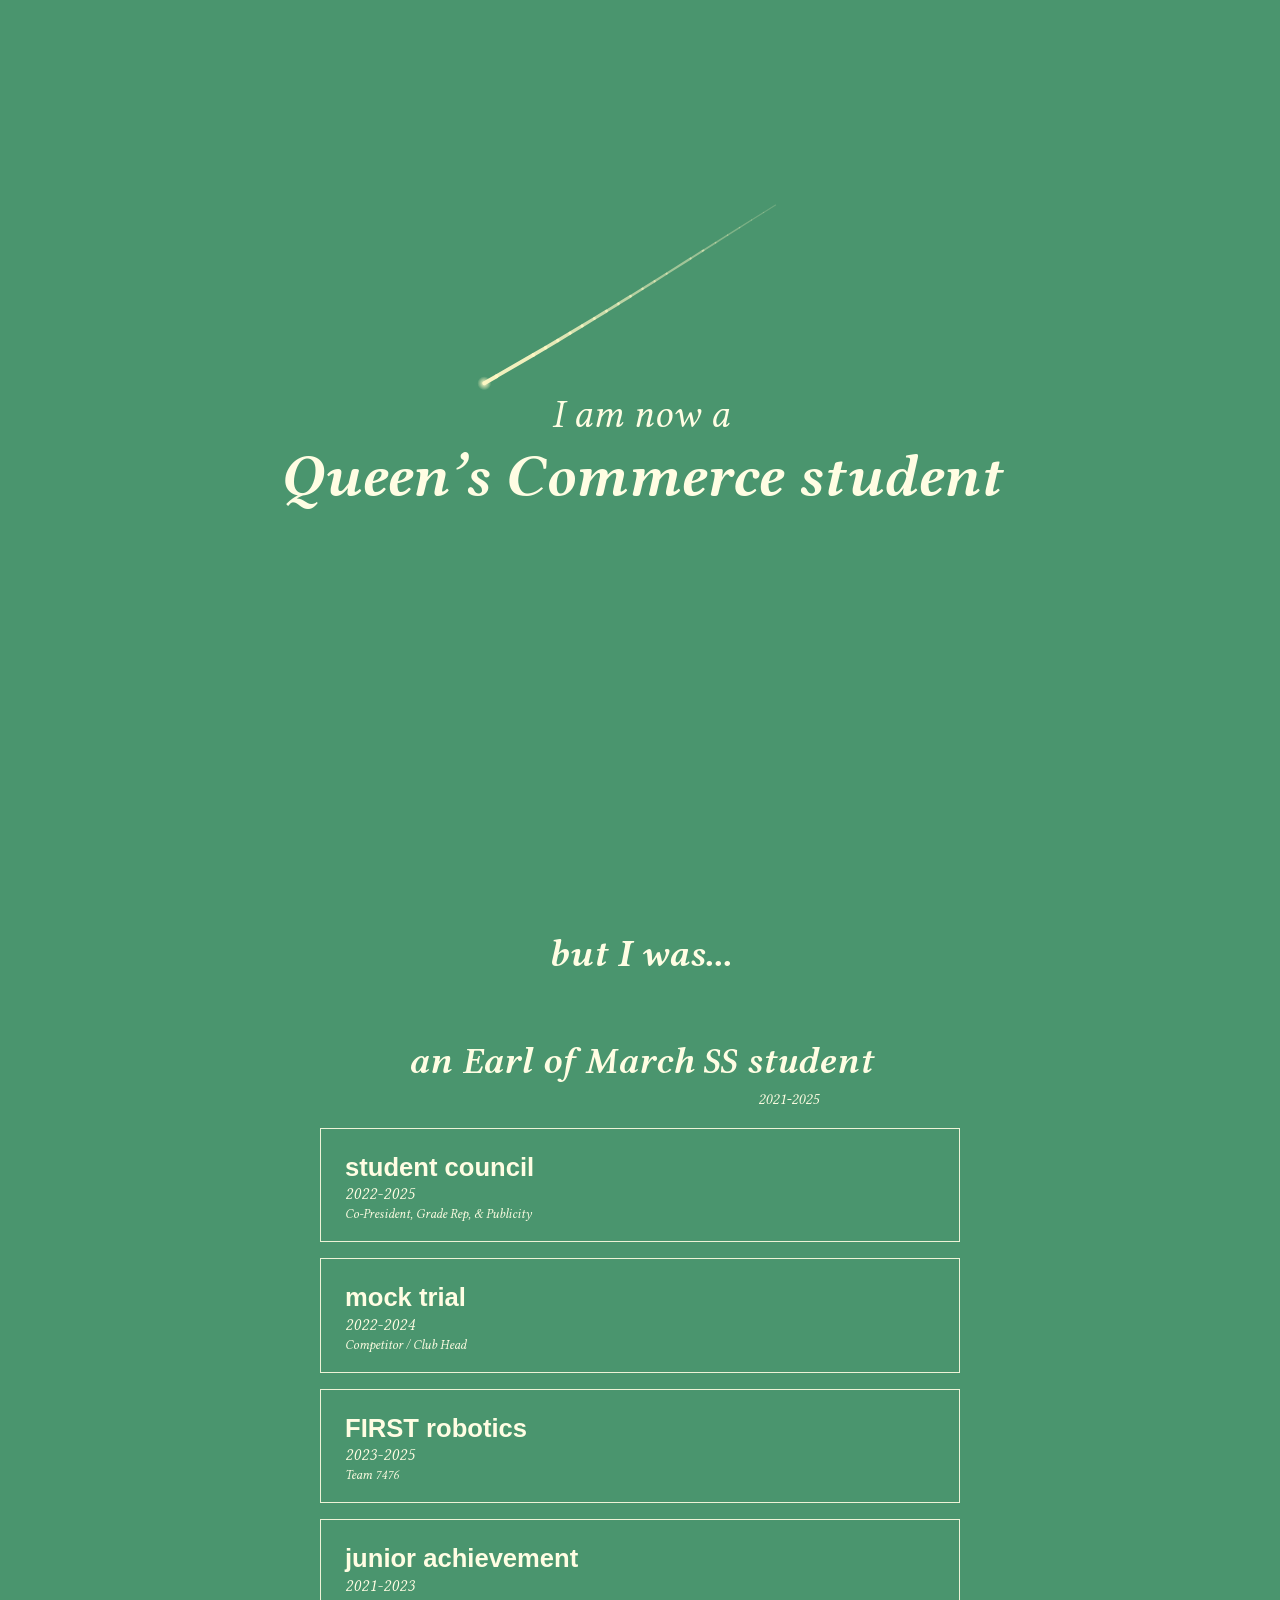
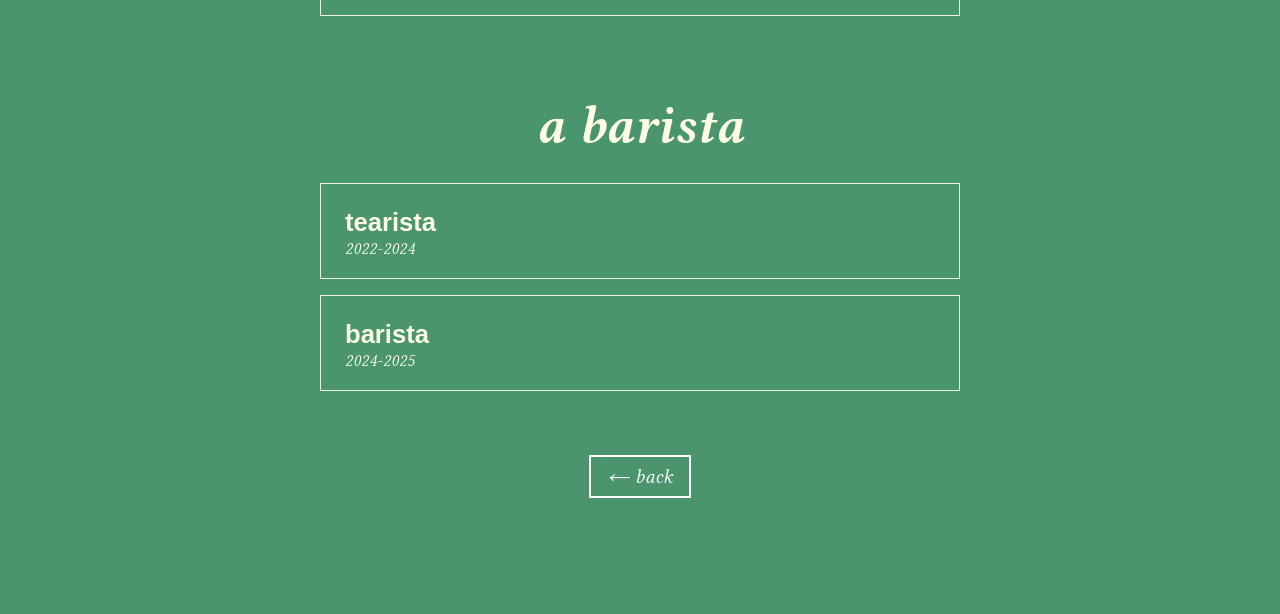
<file: academics.html>
<!doctype html>
<html lang="en">
  <head>
    <meta charset="UTF-8" />
    <meta name="viewport" content="width=device-width, initial-scale=1.0" />
    <title>Academics - Ren Sun</title>
    <link
      rel="icon"
      type="image/png"
      sizes="192x192"
      href="img/icons/favicon-192.png"
    />
    <link rel="preconnect" href="https://fonts.googleapis.com" />
    <link rel="preconnect" href="https://fonts.gstatic.com" crossorigin />
    <link rel="stylesheet" href="css/style.css" />
    <link
      href="https://fonts.googleapis.com/css2?family=Libertinus+Serif:ital,wght@0,400;0,600;0,700;1,400;1,600;1,700&display=swap"
      rel="stylesheet"
    />
    <script src="js/loading.js"></script>
  </head>
  <body class="academics-page">
    <header class="acad-hero">
      <canvas class="shooting-stars" aria-hidden="true"></canvas>
      <h1 class="acad-hero-text">
        <span class="acad-hero-small">I am now a</span>
        <span class="acad-hero-big">Queen’s Commerce student</span>
      </h1>
    </header>

    <main class="acad-content">
      <p class="acad-lead reveal">but I was...</p>

      <section>
        <h2 class="acad-heading reveal">an Earl of March SS student</h2>
        <p class="acad-years reveal">2021-2025</p>

        <article class="acad-card reveal" tabindex="0">
          <h3>student council</h3>
          <p class="acad-dates">2022-2025</p>
          <p class="acad-role">Co-President, Grade Rep, &amp; Publicity</p>
          <p class="acad-note">
            Had such a blast running events!<br />
            Helped organize ~15 events annually
          </p>
        </article>

        <article class="acad-card reveal" tabindex="0">
          <h3>mock trial</h3>
          <p class="acad-dates">2022-2024</p>
          <p class="acad-role">Competitor / Club Head</p>
          <p class="acad-note">
            Competed at Empire Fall 2022 &amp; Spring Empire!
          </p>
        </article>

        <article class="acad-card reveal" tabindex="0">
          <h3>FIRST robotics</h3>
          <p class="acad-dates">2023-2025</p>
          <p class="acad-role">Team 7476</p>
          <p class="acad-note">Some of the coolest people out there</p>
        </article>

        <article class="acad-card reveal" tabindex="0">
          <h3>junior achievement</h3>
          <p class="acad-dates">2021-2023</p>
          <p class="acad-note">
            Marketing Head for Ducks &amp; Daisies &lt;3<br />
            President for The Perfect Fit, a custom-printing company
          </p>
        </article>
      </section>

      <section>
        <h2 class="acad-heading acad-heading-big reveal">a barista</h2>

        <article class="acad-card reveal" tabindex="0">
          <h3>tearista</h3>
          <p class="acad-dates">2022-2024</p>
          <p class="acad-note">
            bubble tea barista at Gongcha!<br />
            My favorite drink is the lychee-passionfruit w/ coconut jelly
          </p>
        </article>

        <article class="acad-card reveal" tabindex="0">
          <h3>barista</h3>
          <p class="acad-dates">2024-2025</p>
          <p class="acad-note">
            coffee shop barista @ equator coffee!<br />
            My favorite drink is 100% hot almond milk lattes
          </p>
        </article>
      </section>

      <p class="acad-back reveal">
        <a href="./">← back</a>
      </p>
    </main>

    <script src="js/shooting-stars.js"></script>
    <script src="js/fish-cursor.js"></script>
    <script src="js/reveal.js"></script>
  </body>
</html>
</file>
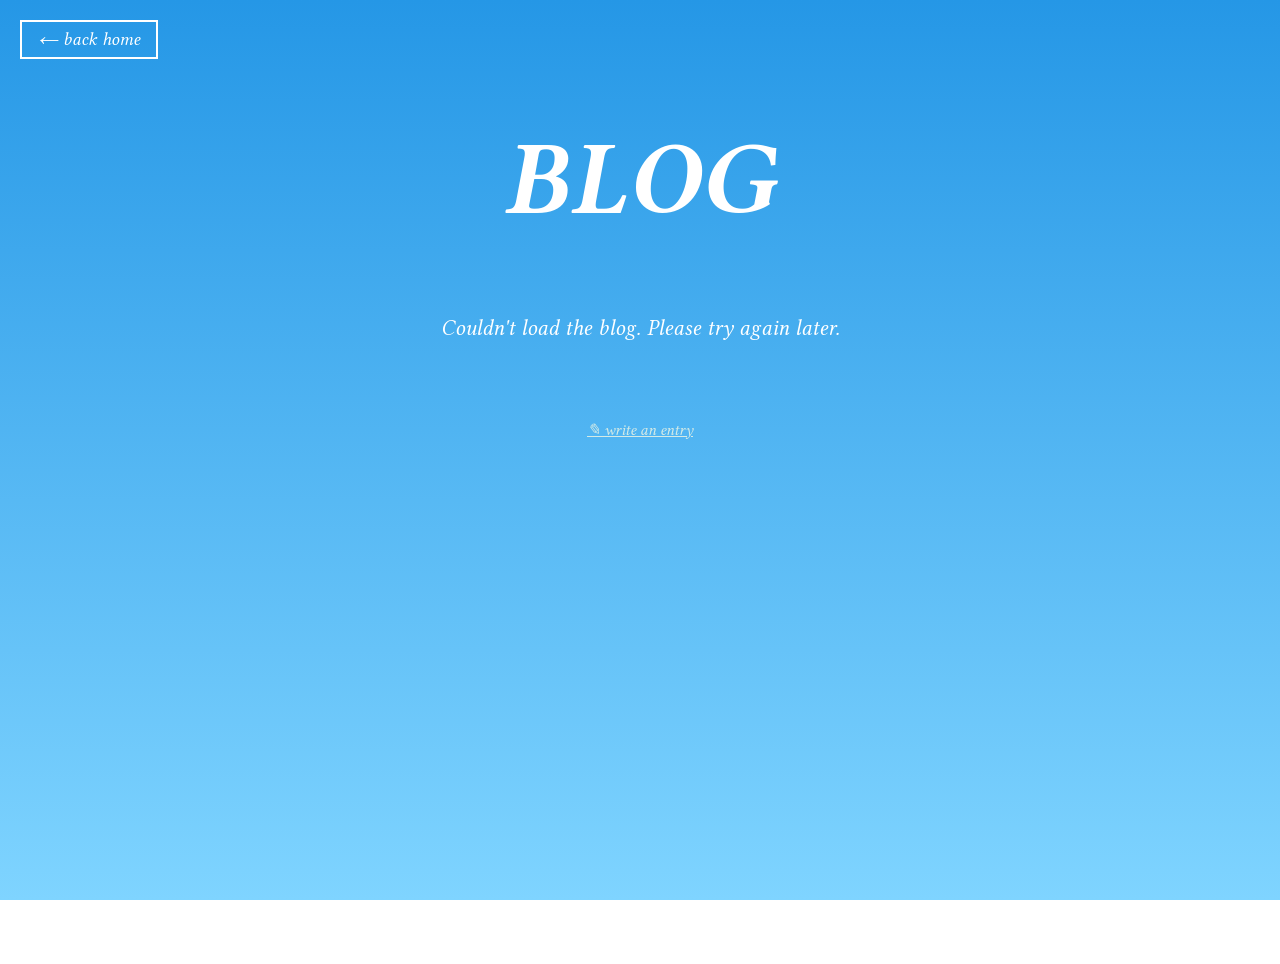
<file: blog.html>
<!doctype html>
<html lang="en">
  <head>
    <meta charset="UTF-8" />
    <meta name="viewport" content="width=device-width, initial-scale=1.0" />
    <title>Blog - Ren Sun</title>
    <link
      rel="icon"
      type="image/png"
      sizes="192x192"
      href="img/icons/favicon-192.png"
    />
    <link rel="preconnect" href="https://fonts.googleapis.com" />
    <link rel="preconnect" href="https://fonts.gstatic.com" crossorigin />
    <link rel="stylesheet" href="css/style.css" />
    <link
      href="https://fonts.googleapis.com/css2?family=Libertinus+Serif:ital,wght@0,400;0,600;0,700;1,400;1,600;1,700&display=swap"
      rel="stylesheet"
    />
    <script src="js/loading.js"></script>
  </head>
  <body class="blog-page">
    <a class="blog-home" href="./">← back home</a>
    <h1 class="blog-title">BLOG</h1>

    <main class="blog-list" aria-live="polite">
      <!-- cards are built by js/blog.js from the entries added on blog-admin.html -->
    </main>

    <p class="blog-footer">
      <a class="blog-write" href="blog-admin.html">✎ write an entry</a>
    </p>

    <script src="js/fish-cursor.js"></script>
    <script src="js/supabase-config.js"></script>
    <script src="js/blog.js"></script>
  </body>
</html>
</file>
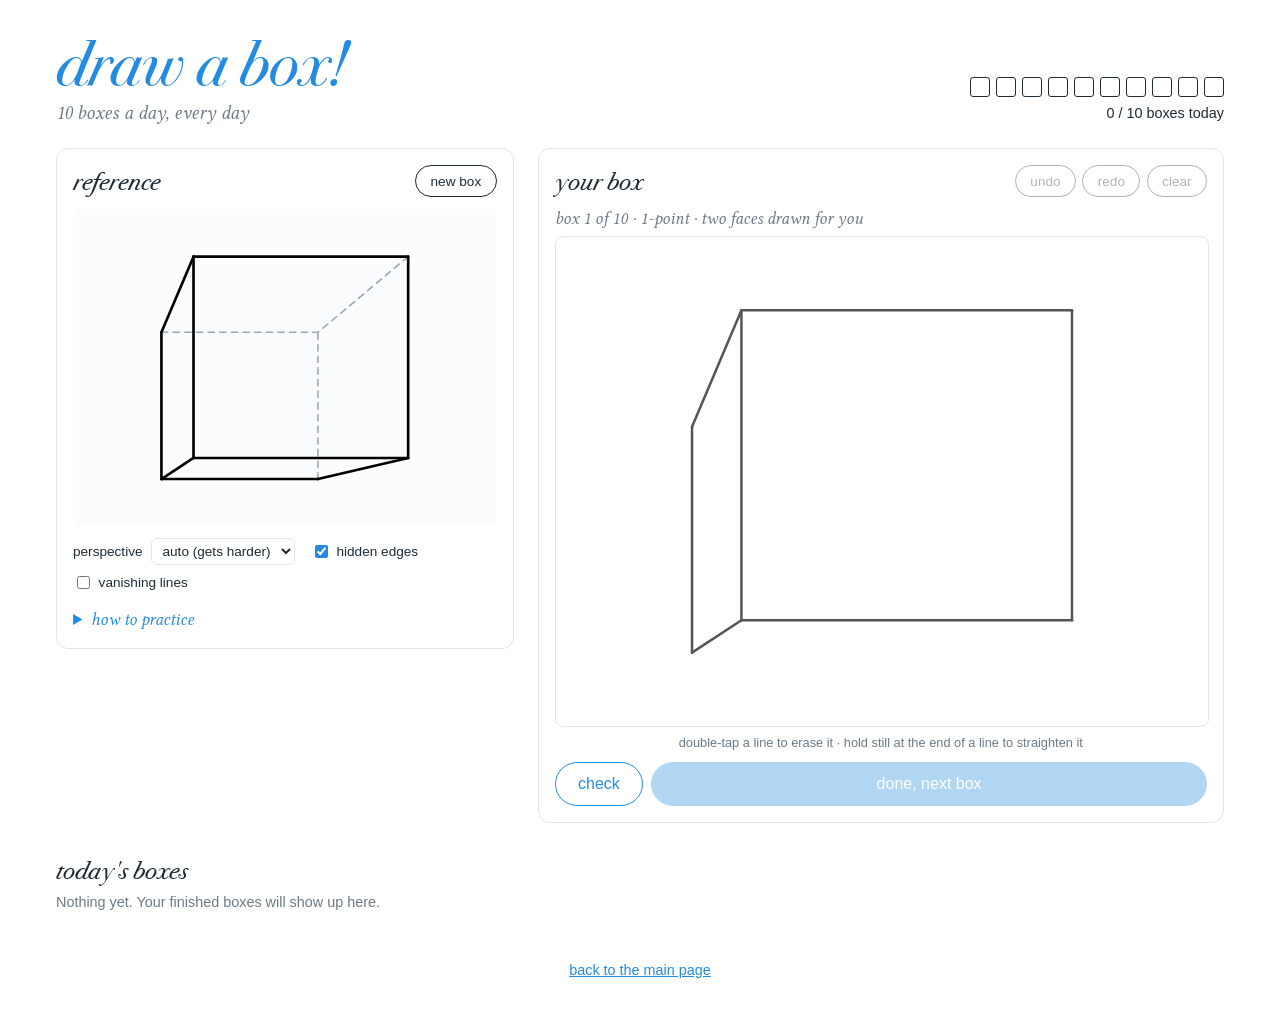
<file: draw.html>
<!doctype html>
<html lang="en">
  <head>
    <meta charset="UTF-8" />
    <meta name="viewport" content="width=device-width, initial-scale=1.0" />
    <title>Draw a Box - Ren Sun</title>
    <meta name="robots" content="noindex" />
    <link
      rel="icon"
      type="image/png"
      sizes="192x192"
      href="img/icons/favicon-192.png"
    />
    <link rel="preconnect" href="https://fonts.googleapis.com" />
    <link rel="preconnect" href="https://fonts.gstatic.com" crossorigin />
    <link rel="stylesheet" href="css/style.css" />
    <link
      href="https://fonts.googleapis.com/css2?family=Libertinus+Serif:ital,wght@0,400;0,600;0,700;1,400;1,600;1,700&display=swap"
      rel="stylesheet"
    />
  </head>

  <!-- found through the hidden "draw a box!" link in the Spotify bar on the
       home page: a daily perspective drill, 10 boxes a day -->
  <body class="draw-page">
    <header class="draw-header">
      <div>
        <h1 class="draw-title">draw a box!</h1>
        <p class="draw-subtitle">10 boxes a day, every day</p>
      </div>

      <div class="draw-progress" aria-live="polite">
        <ol class="draw-tally" aria-hidden="true"></ol>
        <p class="draw-count"></p>
        <p class="draw-streak"></p>
      </div>
    </header>

    <main class="draw-main">
      <section class="draw-panel draw-reference" aria-labelledby="ref-heading">
        <div class="draw-panel-head">
          <h2 id="ref-heading" class="draw-heading">reference</h2>
          <button class="draw-button" type="button" data-action="new-box">
            new box
          </button>
        </div>

        <svg
          class="draw-ref-svg"
          viewBox="0 0 400 300"
          role="img"
          aria-label="a box in perspective to copy"
        ></svg>

        <div class="draw-options">
          <label>
            perspective
            <select class="draw-select" data-option="points">
              <option value="auto" selected>auto (gets harder)</option>
              <option value="1">1-point</option>
              <option value="2">2-point</option>
              <option value="3">3-point</option>
            </select>
          </label>
          <label class="draw-check">
            <input type="checkbox" data-option="hidden" checked />
            hidden edges
          </label>
          <label class="draw-check">
            <input type="checkbox" data-option="guides" />
            vanishing lines
          </label>
        </div>

        <details class="draw-tips">
          <summary>how to practice</summary>
          <ul>
            <li>Draw every line in one confident stroke, moving from your shoulder. Don't go back over it.</li>
            <li>Draw through the box: add the back edges you can't see, so you can check its shape.</li>
            <li>Edges that run the same way in 3D should all aim at the same vanishing point.</li>
            <li>Turn on "vanishing lines", then extend your own edges in your head to check them.</li>
            <li>Two edges are already on the pad (in gray) so your box starts in the right spot. Build the rest from them.</li>
            <li>Press "check" to lay the correct box over yours. Each edge turns green, orange or red, and you get a score with tips.</li>
            <li>On "auto", each of the day's 10 boxes gives you less help, and the perspective moves from 1-point to 2-point to 3-point.</li>
            <li>Start with 1-point, then move on to 2-point and 3-point.</li>
          </ul>
        </details>
      </section>

      <section class="draw-panel draw-pad-panel" aria-labelledby="pad-heading">
        <div class="draw-panel-head">
          <h2 id="pad-heading" class="draw-heading">your box</h2>
          <div class="draw-tools">
            <button
              class="draw-button"
              type="button"
              data-action="undo"
              title="undo (ctrl+z)"
            >
              undo
            </button>
            <button
              class="draw-button"
              type="button"
              data-action="redo"
              title="redo (ctrl+shift+z)"
            >
              redo
            </button>
            <button class="draw-button" type="button" data-action="clear">
              clear
            </button>
          </div>
        </div>

        <p class="draw-level"></p>
        <canvas class="draw-pad" aria-label="drawing pad"></canvas>
        <p class="draw-hint">
          double-tap a line to erase it · hold still at the end of a line to
          straighten it
        </p>

        <div class="draw-feedback" aria-live="polite" hidden>
          <p class="draw-score"></p>
          <ul class="draw-tips-list"></ul>
          <p class="draw-legend">
            <span class="is-good">good</span>
            <span class="is-off">a bit off</span>
            <span class="is-missing">missing</span>
          </p>
        </div>

        <div class="draw-actions">
          <button
            class="draw-button draw-check-button"
            type="button"
            data-action="check"
            aria-pressed="false"
            title="lay the correct box over your drawing"
          >
            check
          </button>
          <button
            class="draw-button draw-done"
            type="button"
            data-action="done"
            disabled
          >
            done, next box
          </button>
        </div>
      </section>
    </main>

    <section class="draw-today" aria-labelledby="today-heading">
      <h2 id="today-heading" class="draw-heading">today's boxes</h2>
      <p class="draw-empty">Nothing yet. Your finished boxes will show up here.</p>
      <ul class="draw-gallery"></ul>
    </section>

    <footer class="draw-footer">
      <a href="index.html">back to the main page</a>
    </footer>

    <script src="js/draw.js"></script>
  </body>
</html>
</file>
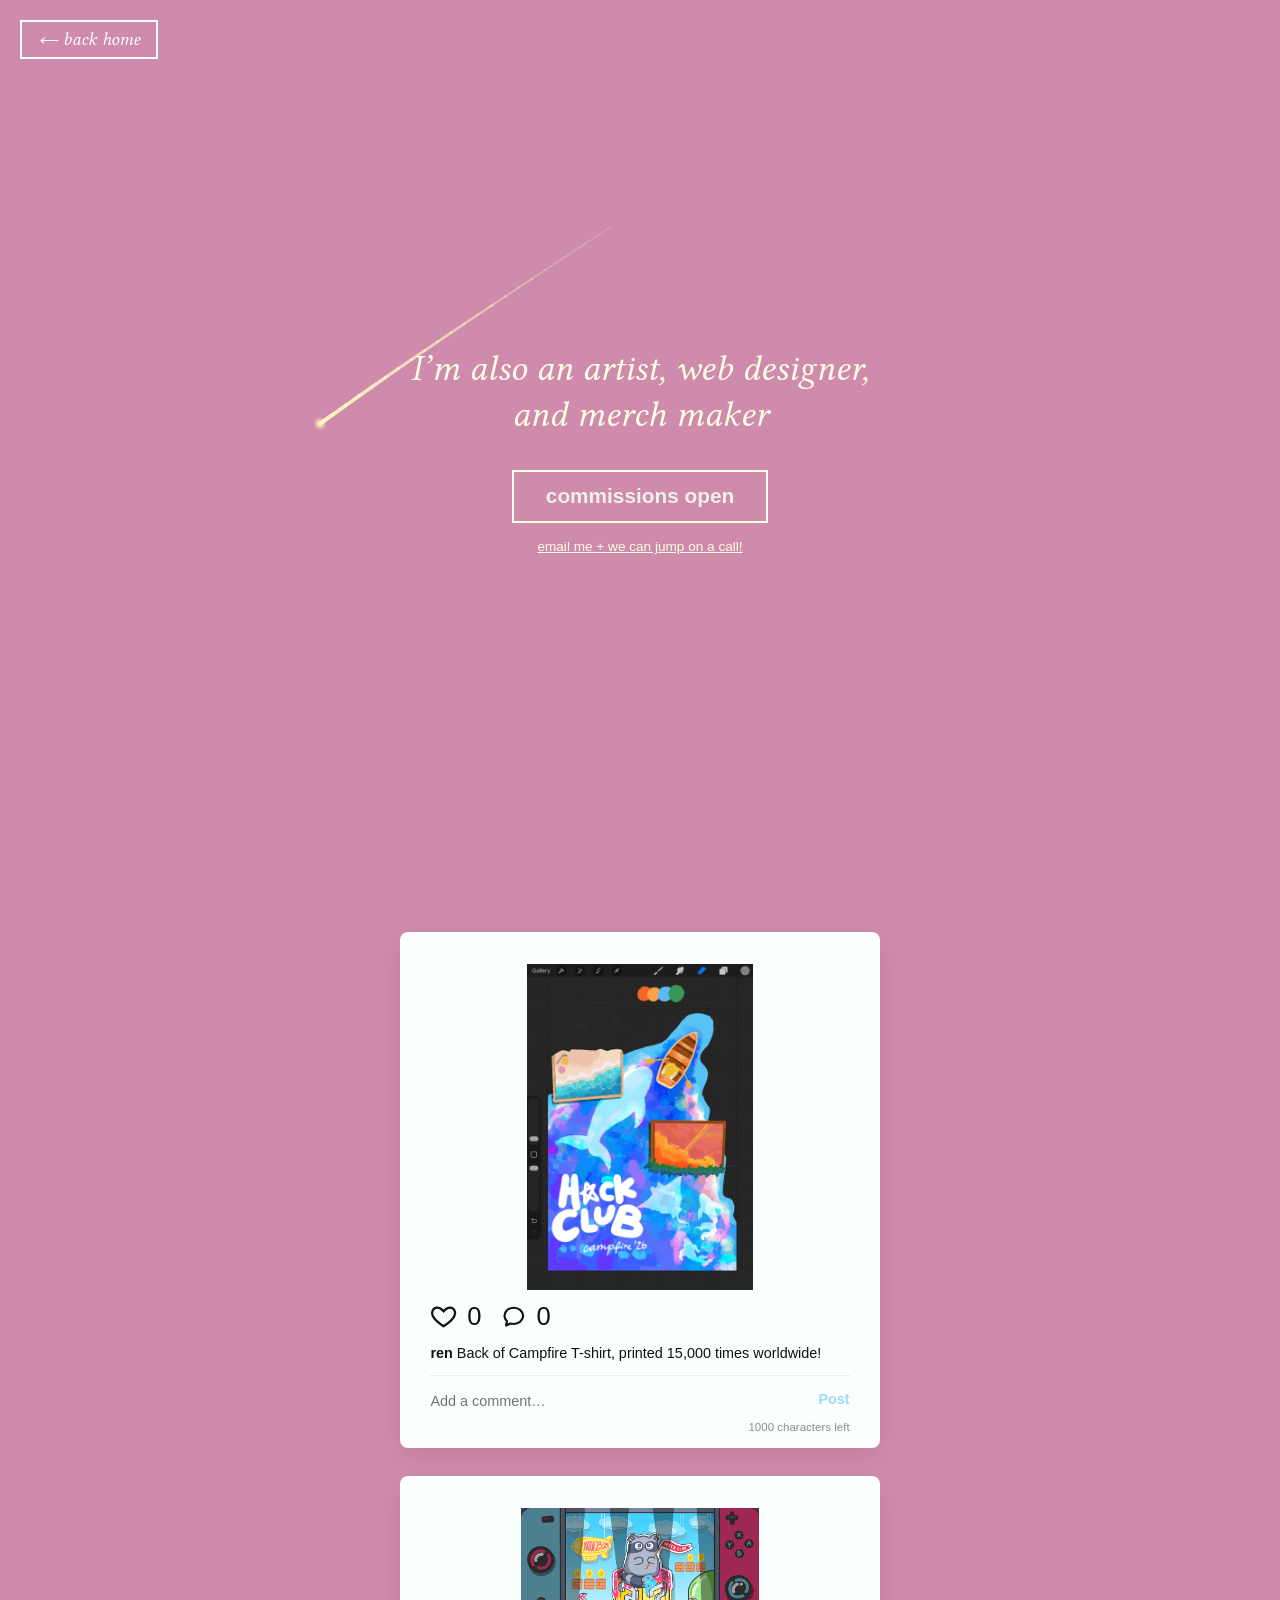
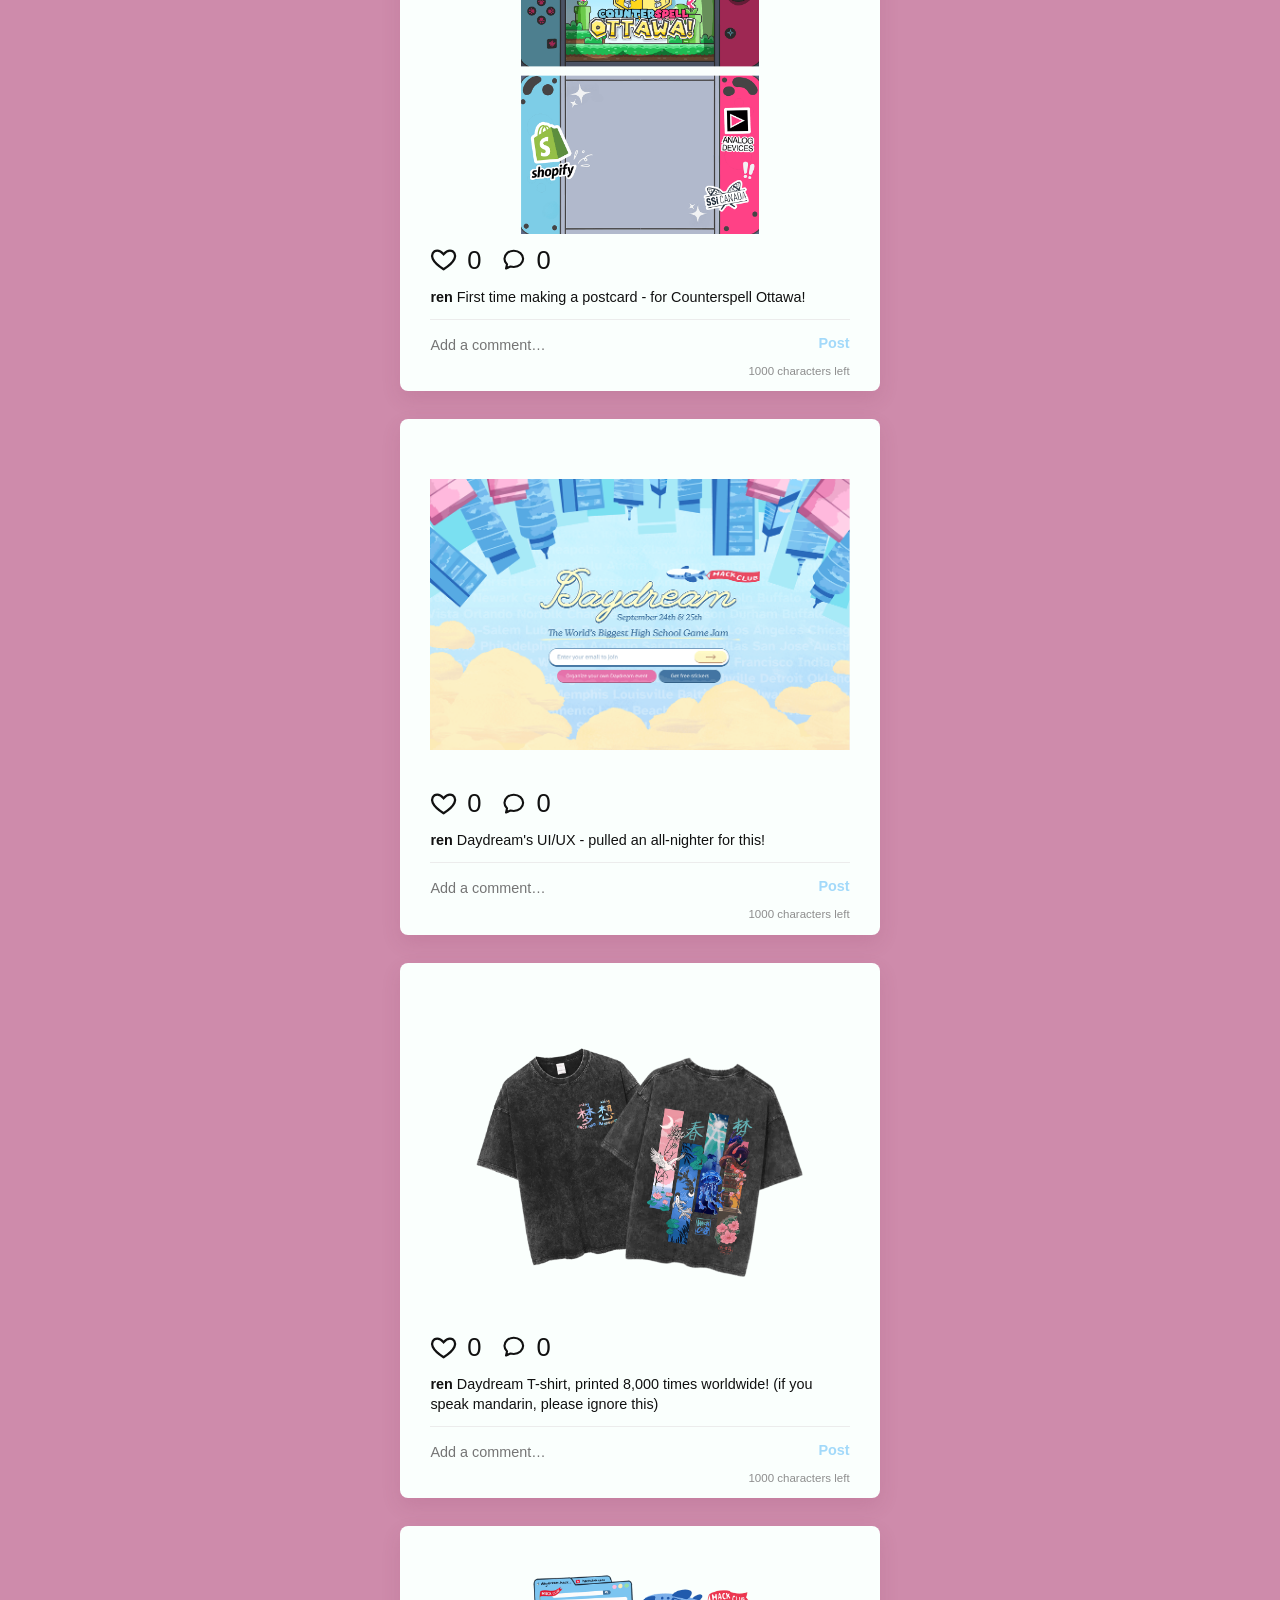
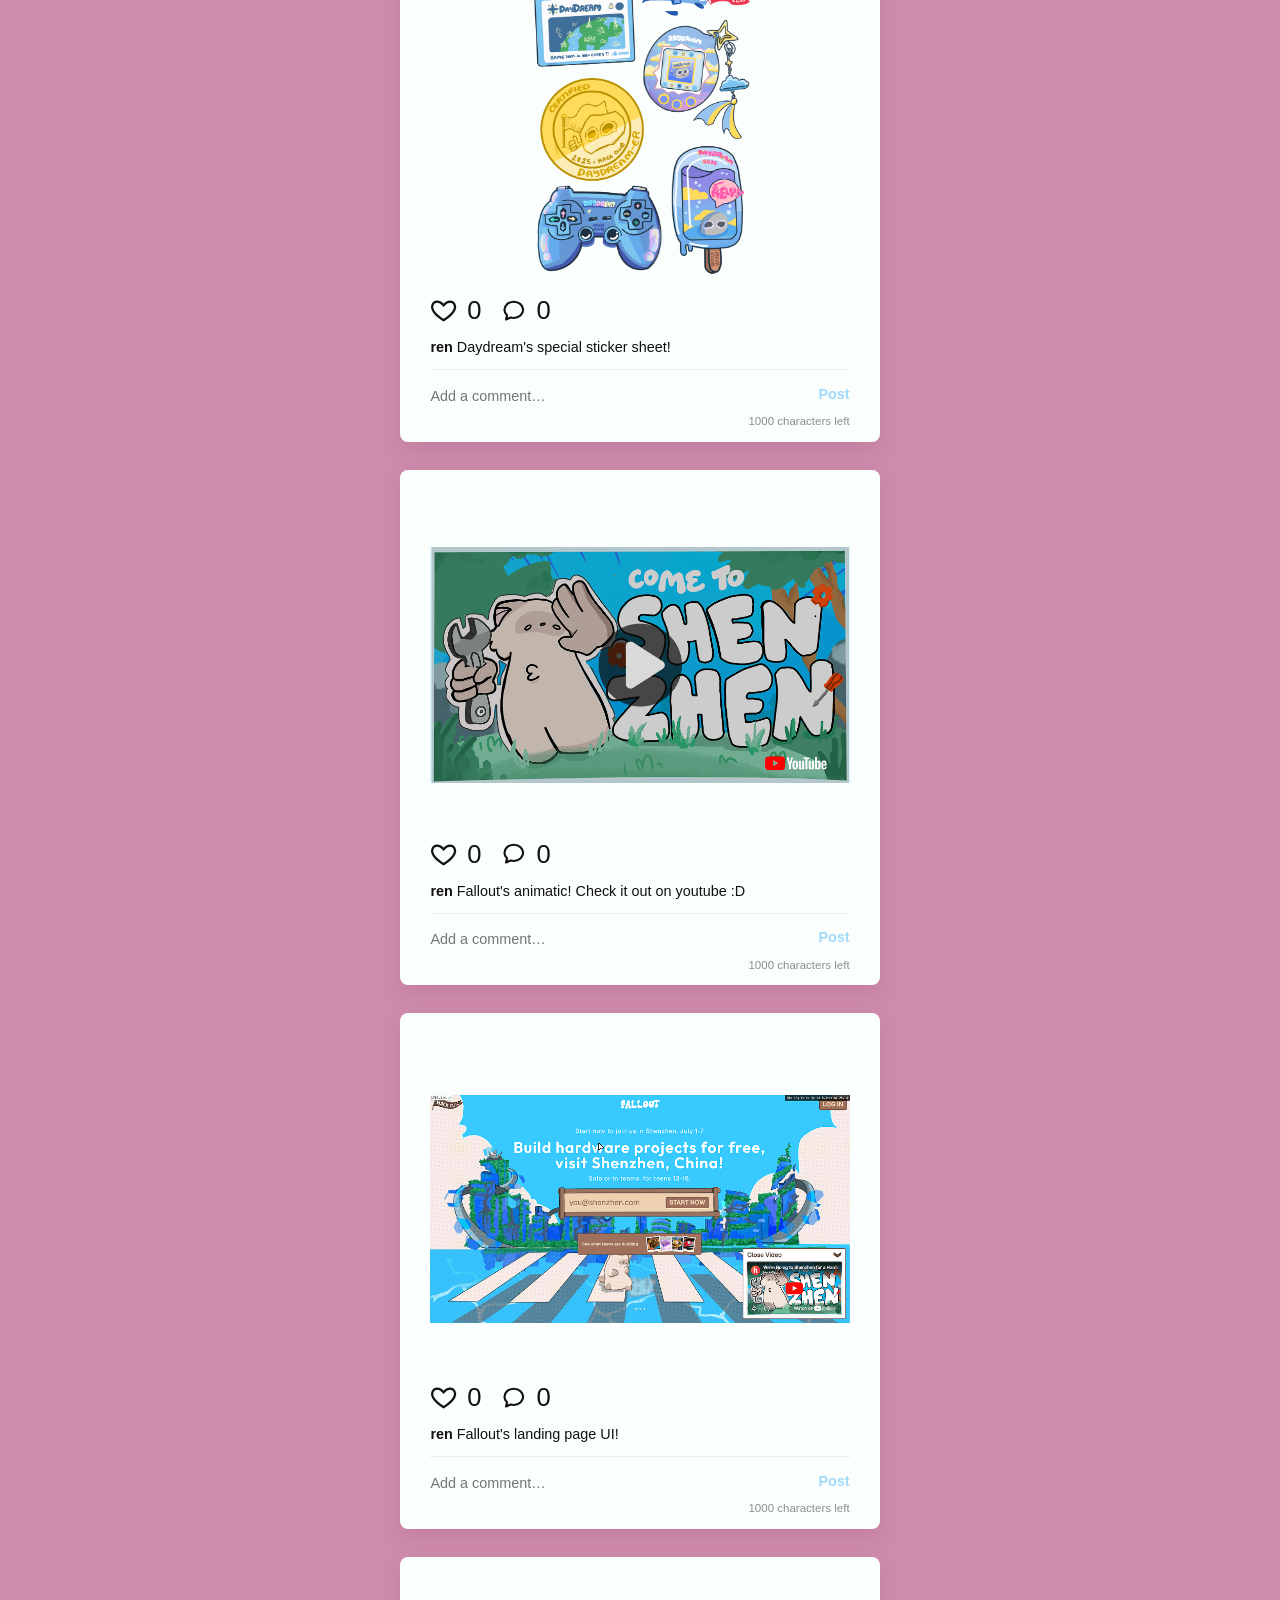
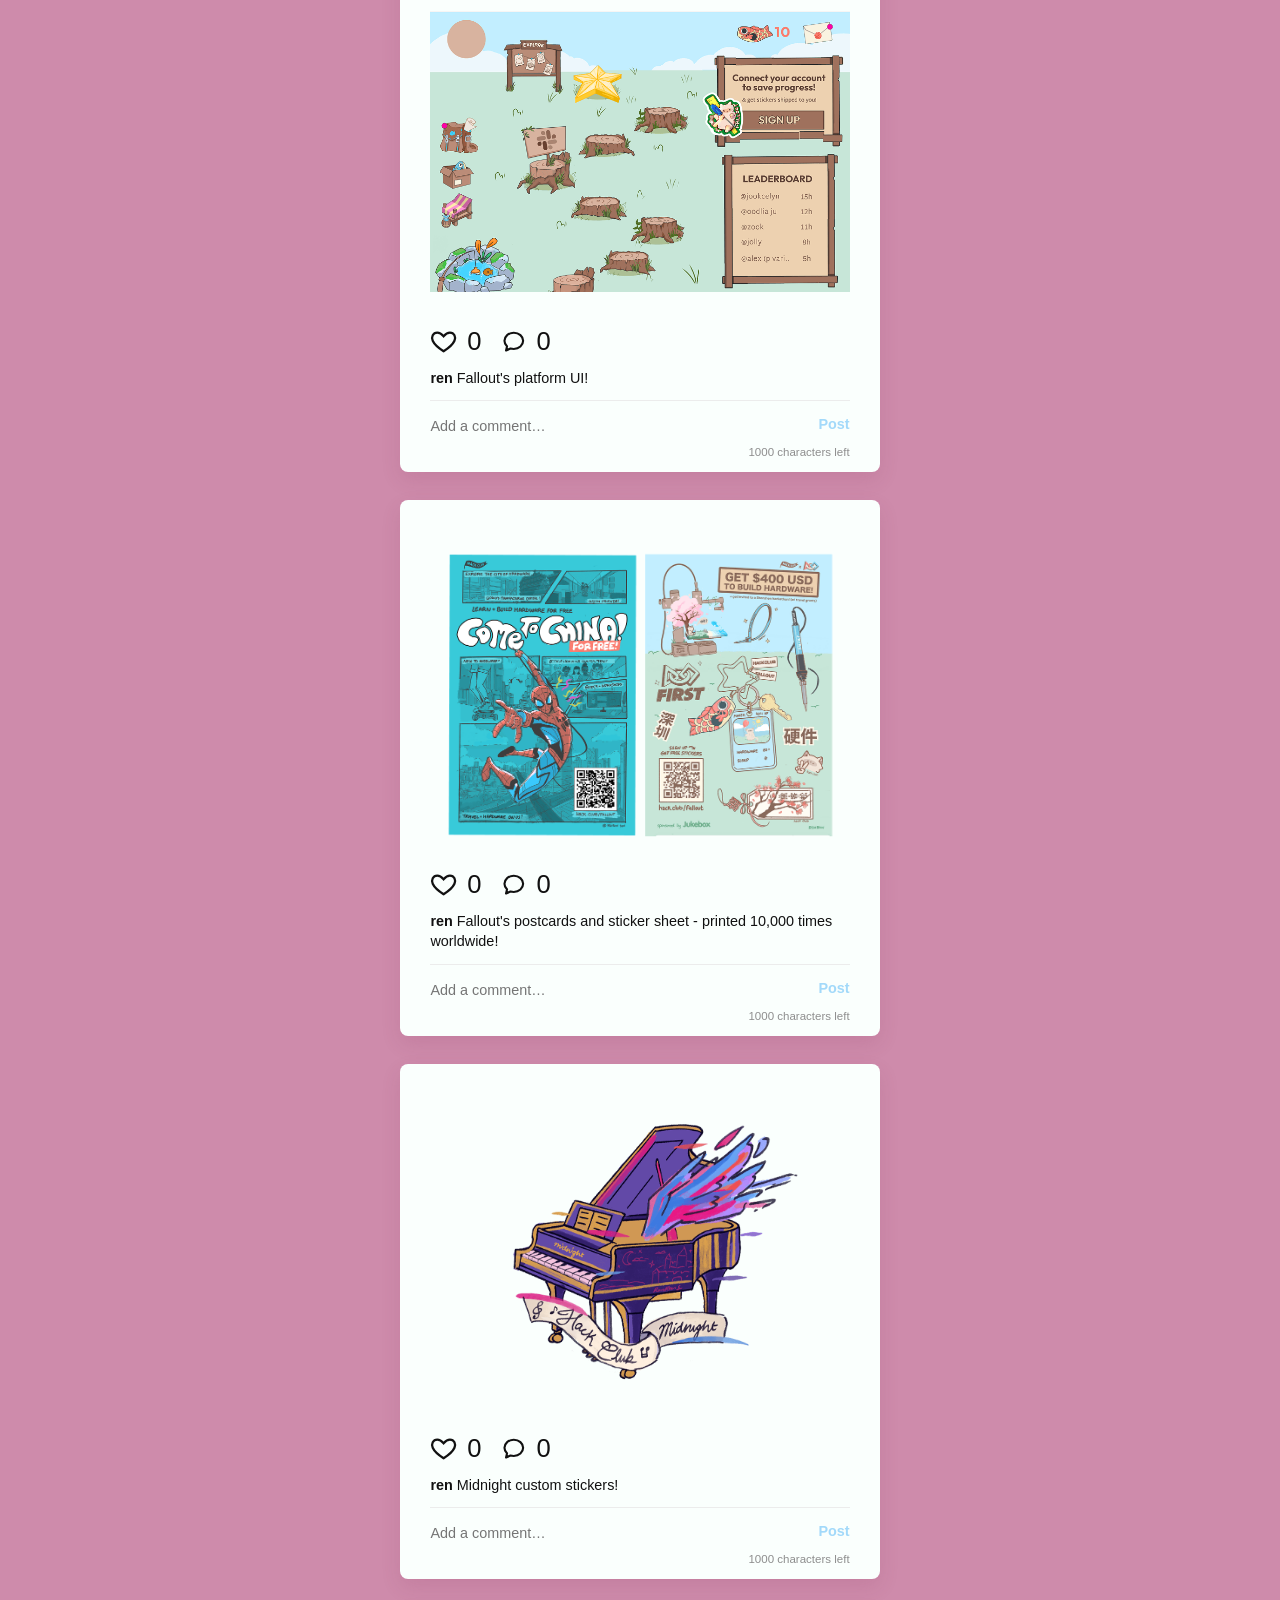
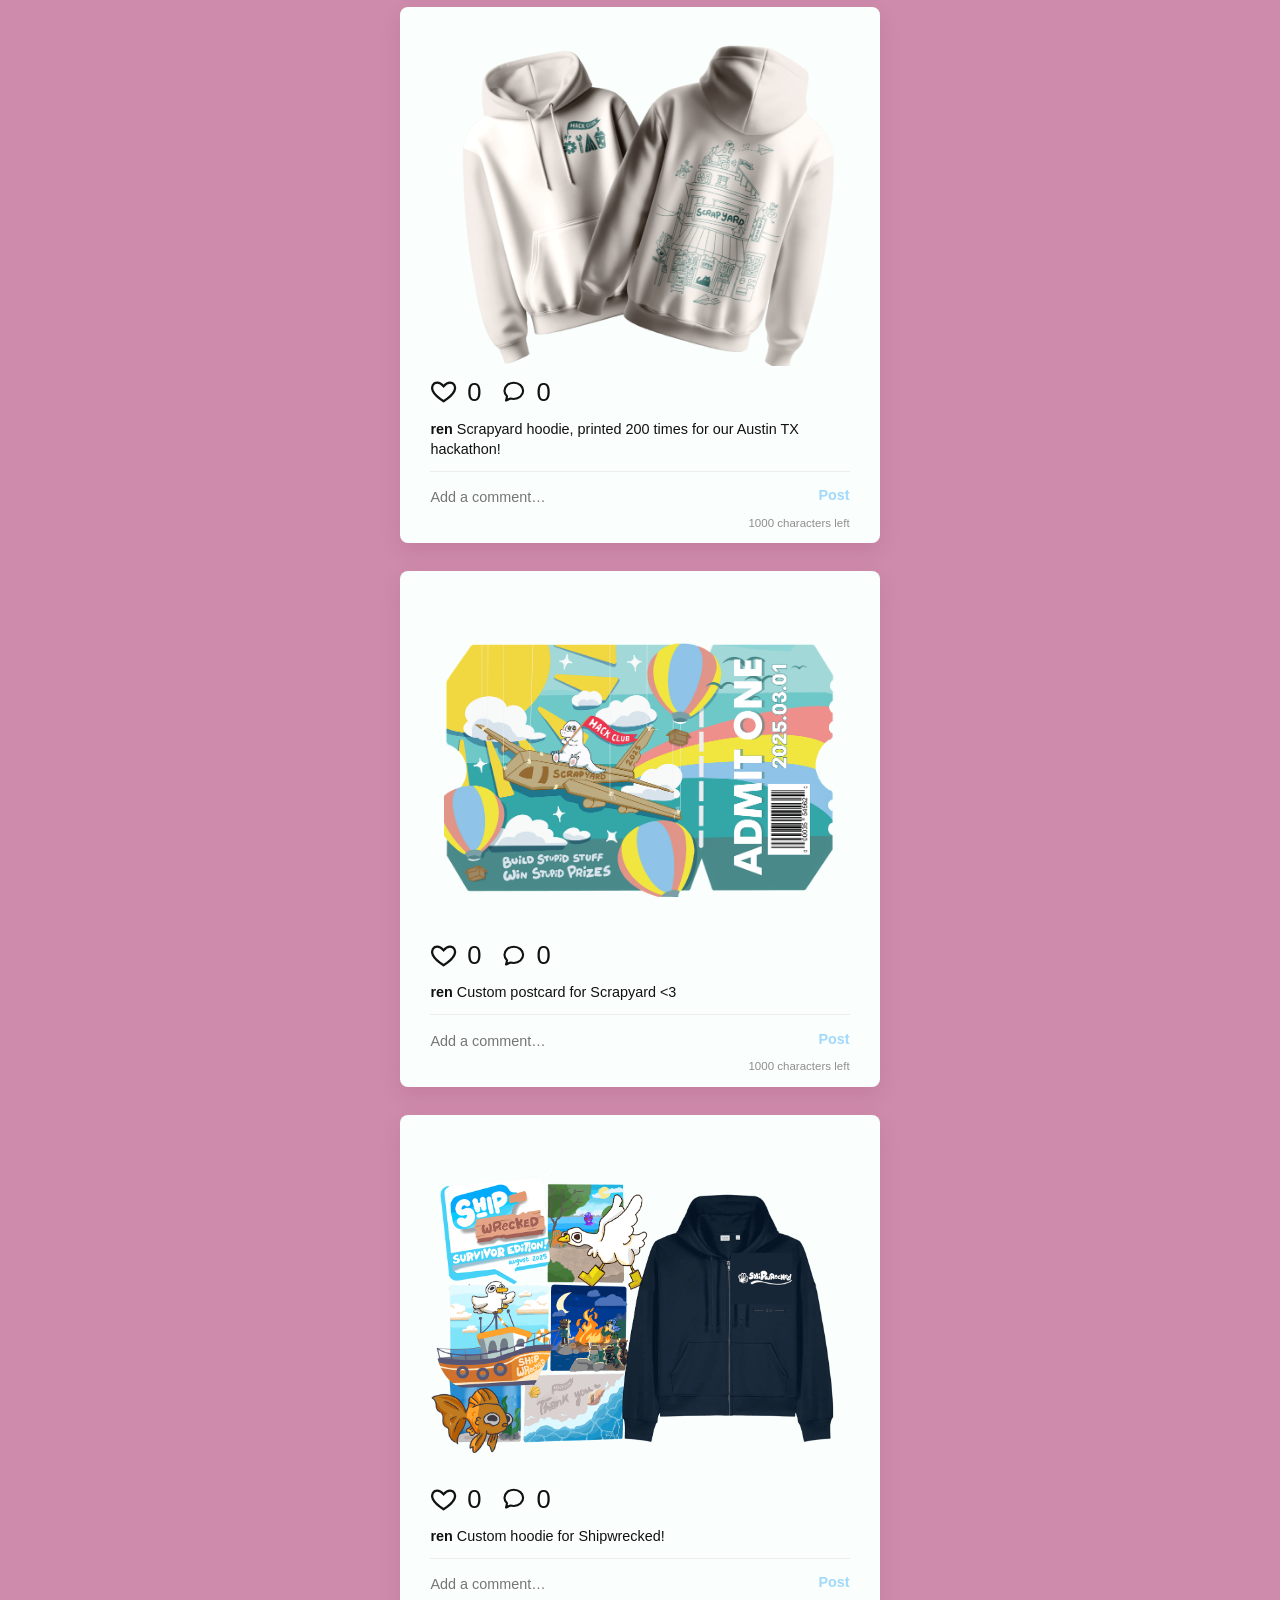
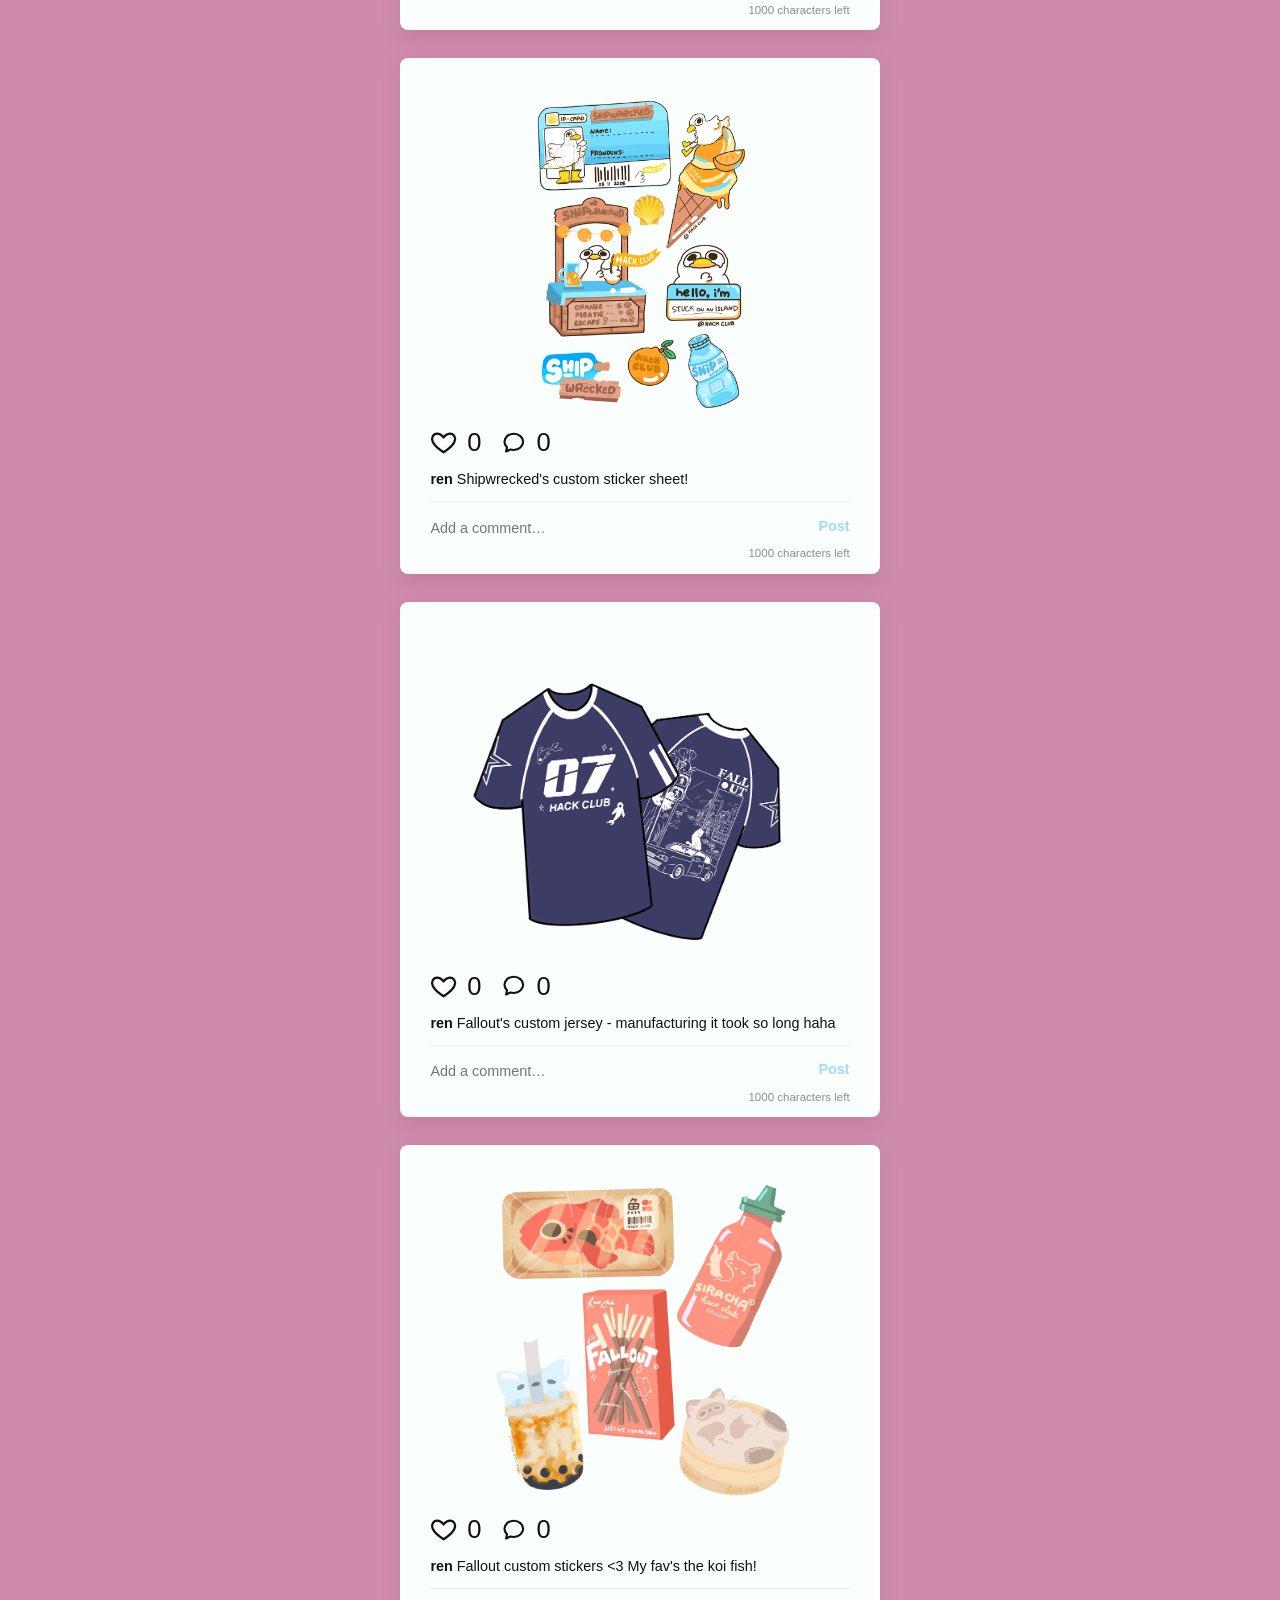
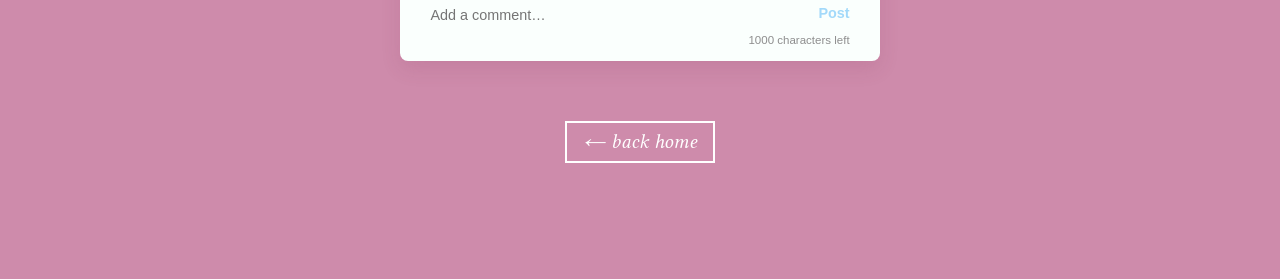
<file: portfolio.html>
<!doctype html>
<html lang="en">
  <head>
    <meta charset="UTF-8" />
    <meta name="viewport" content="width=device-width, initial-scale=1.0" />
    <title>Portfolio - Ren Sun</title>
    <link
      rel="icon"
      type="image/png"
      sizes="192x192"
      href="img/icons/favicon-192.png"
    />
    <link rel="preconnect" href="https://fonts.googleapis.com" />
    <link rel="preconnect" href="https://fonts.gstatic.com" crossorigin />
    <link rel="stylesheet" href="css/style.css" />
    <link
      href="https://fonts.googleapis.com/css2?family=Libertinus+Serif:ital,wght@0,400;0,600;0,700;1,400;1,600;1,700&display=swap"
      rel="stylesheet"
    />
    <script src="js/loading.js"></script>
  </head>
  <body class="portfolio-page">
    <header class="acad-hero">
      <!-- shooting stars drawn by shooting-stars.js -->
      <canvas class="shooting-stars" aria-hidden="true"></canvas>
      <a class="portfolio-home" href="./">← back home</a>
      <div class="portfolio-intro">
        <h1 class="portfolio-title">
          I’m also an artist, web designer,<br />
          and merch maker
        </h1>
        <a
          class="forward-button"
          href="mailto:renran.sun@queensu.ca?subject=Commission%20request"
          >commissions open</a
        >
        <a class="portfolio-contact" href="mailto:renran.sun@queensu.ca"
          >email me + we can jump on a call!</a
        >
      </div>
    </header>

    <main class="portfolio-posts">
      <!-- posts are built by js/portfolio.js (add your art to the POSTS list there) -->
      <p class="acad-back"><a href="./">← back home</a></p>
    </main>

    <script src="js/shooting-stars.js"></script>
    <script src="js/fish-cursor.js"></script>
    <script src="js/supabase-config.js"></script>
    <script src="js/portfolio.js"></script>
  </body>
</html>
</file>
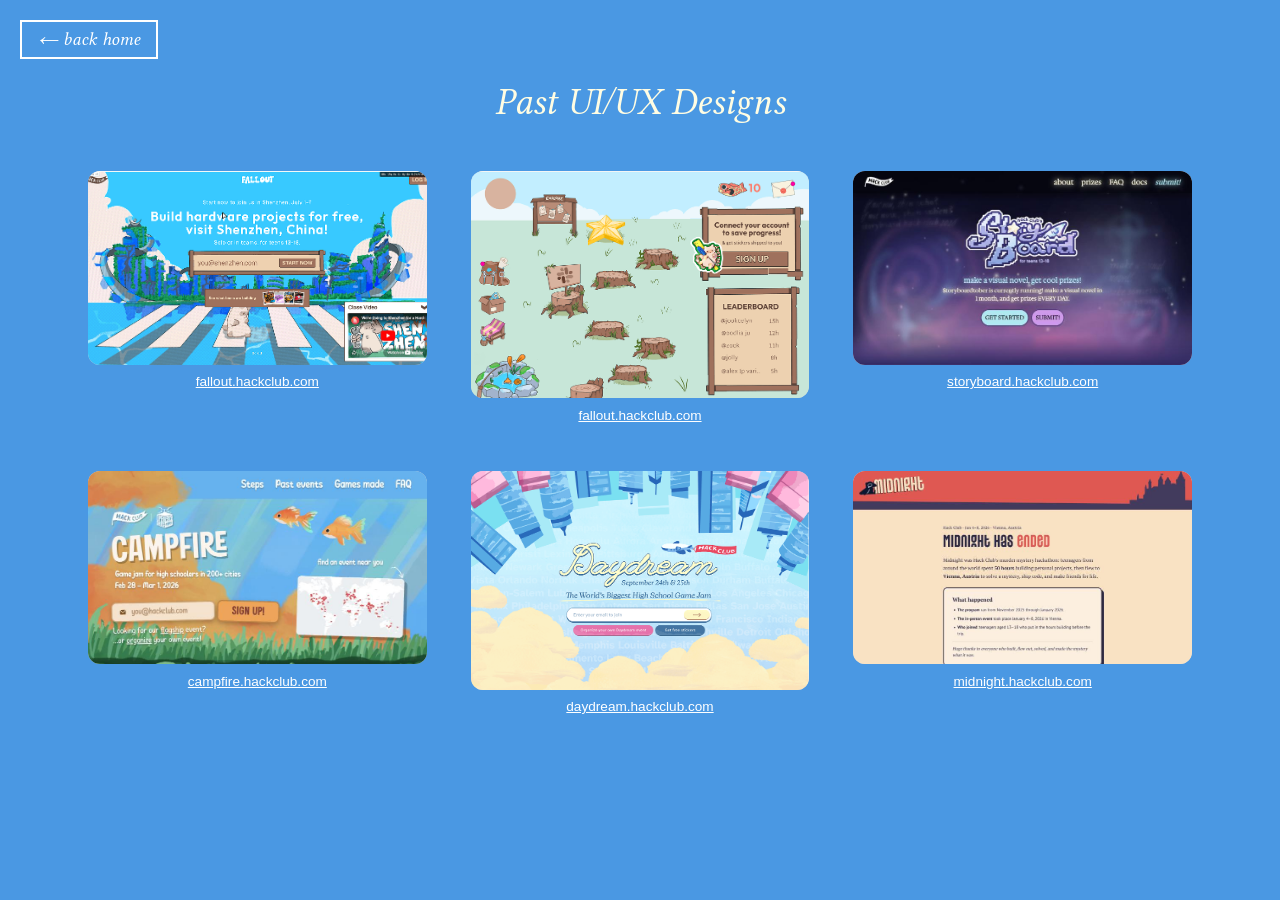
<file: uiux.html>
<!doctype html>
<html lang="en">
  <head>
    <meta charset="UTF-8" />
    <meta name="viewport" content="width=device-width, initial-scale=1.0" />
    <title>UI/UX Portfolio - Ren Sun</title>
    <link
      rel="icon"
      type="image/png"
      sizes="192x192"
      href="img/icons/favicon-192.png"
    />
    <link rel="preconnect" href="https://fonts.googleapis.com" />
    <link rel="preconnect" href="https://fonts.gstatic.com" crossorigin />
    <link rel="stylesheet" href="css/style.css" />
    <link
      href="https://fonts.googleapis.com/css2?family=Libertinus+Serif:ital,wght@0,400;0,600;0,700;1,400;1,600;1,700&display=swap"
      rel="stylesheet"
    />
    <script src="js/loading.js"></script>
  </head>
  <body class="uiux-page">
    <a class="portfolio-home" href="./">← back home</a>

    <main class="uiux-main">
      <h1 class="uiux-title">Past UI/UX Designs</h1>

      <!-- To add a screenshot to a grey box, swap its <span class="uiux-placeholder"> for an <img>. -->
      <ul class="uiux-grid">
        <li class="uiux-item">
          <a class="uiux-card" href="https://fallout.hackclub.com" target="_blank" rel="noopener">
            <img src="img/portfolio/fallout-landing-page-ui.png" alt="Fallout landing page design" />
          </a>
          <a class="uiux-link" href="https://fallout.hackclub.com" target="_blank" rel="noopener">fallout.hackclub.com</a>
        </li>
        <li class="uiux-item">
          <a class="uiux-card" href="https://fallout.hackclub.com" target="_blank" rel="noopener">
            <img src="img/portfolio/fallout-platform-ui.png" alt="Fallout platform design" />
          </a>
          <a class="uiux-link" href="https://fallout.hackclub.com" target="_blank" rel="noopener">fallout.hackclub.com</a>
        </li>
        <li class="uiux-item">
          <a class="uiux-card" href="https://storyboard.hackclub.com" target="_blank" rel="noopener">
            <img src="img/uiux/storyboard.jpg" alt="Storyboard website" />
          </a>
          <a class="uiux-link" href="https://storyboard.hackclub.com" target="_blank" rel="noopener">storyboard.hackclub.com</a>
        </li>
        <li class="uiux-item">
          <a class="uiux-card" href="https://campfire.hackclub.com" target="_blank" rel="noopener">
            <img src="img/uiux/campfire.jpg" alt="Campfire website" />
          </a>
          <a class="uiux-link" href="https://campfire.hackclub.com" target="_blank" rel="noopener">campfire.hackclub.com</a>
        </li>
        <li class="uiux-item">
          <a class="uiux-card" href="https://daydream.hackclub.com" target="_blank" rel="noopener">
            <img src="img/portfolio/daydream-landing-ui.png" alt="Daydream landing page design" />
          </a>
          <a class="uiux-link" href="https://daydream.hackclub.com" target="_blank" rel="noopener">daydream.hackclub.com</a>
        </li>
        <li class="uiux-item">
          <a class="uiux-card" href="https://midnight.hackclub.com" target="_blank" rel="noopener">
            <img src="img/uiux/midnight.jpg" alt="Midnight website" />
          </a>
          <a class="uiux-link" href="https://midnight.hackclub.com" target="_blank" rel="noopener">midnight.hackclub.com</a>
        </li>
      </ul>
    </main>

    <script src="js/fish-cursor.js"></script>
    <script src="js/uiux.js"></script>
  </body>
</html>
</file>
<file: css/style.css>
@font-face {
  font-family: "Bodoni 72 Italics";
  src: url("../fonts/bodoni72-italic.ttf") format("truetype");
}

body {
    font-family:Verdana, Geneva, Tahoma, sans-serif;
    margin:0;
    color:#fffde3;
}

html,body{
    min-height: 100vh;
    margin:0;
    color:#fffde3;
    overscroll-behavior:none;
    overflow-x:clip;
}

.fish-cursor-on{
    cursor:none;
}

.fish-cursor{
    position:fixed;
    top:0;
    left:0;
    z-index:10000;
    width:40px;
    max-width:none;
    pointer-events:none;
    visibility:hidden;
}

.fish-cursor.is-visible{
    visibility:visible;
}

img{
    max-width:100%;
    height:auto;      
    /* no dragging images around as a see-through "ghost" (Firefox: see index.html) */
    -webkit-user-drag:none;
    user-select:none;
}

.landing{
  min-height: 100vh;
  display: flex;
  flex-direction: column;
  justify-content: center;
  align-items: center;
  position: relative;
     background: linear-gradient(
        180deg,
        #238CE2,
        #25B3F6
    );
}


.shooting-stars{
    position:absolute;
    inset:0;
    width:100%;
    height:100%;
    z-index:0;
    pointer-events:none;
}

.landing-text{
    display:flex;
    flex-direction: column;
    justify-content: center;
    align-items: center;
    position: relative;
    z-index:1;
}

.title{
    font-family: "Bodoni 72 Italics", serif;
    font-style: italic;
    font-weight: 400;
    font-size:clamp(4.5rem, 16vw, 8rem);
    color:#fffde3;
    margin-bottom:1rem;
    line-height:1;
}

.title-letter{
    display:inline-block;
    transition:transform 0.2s ease;
}

.title-letter:hover{
    transform:scale(1.3);
}


.h1{
    font-family: "Bodoni 72 Italics", serif;
    font-style: italic;
    font-weight: 400;
    font-size:clamp(2rem, 9vw, 4rem);
    color:#fffde3;
    margin-bottom:1rem;
    line-height:1;
}

.h2{
    font-family: "Bodoni 72 Italics", serif;
    font-style: italic;
    font-weight: z00;
    font-size:clamp(2rem, 7vw, 4rem);
    color:#fffde3;
    margin-bottom:1rem;
    line-height:1;
}

.subtitle{
    font-family: "Verdana", sans-serif;
    font-weight: 400;
    font-size:clamp(1.75rem, 6vw, 3rem);
    color:#FFFFF1;
    line-height:1;
}

.body{
    font-family:"Verdana",sans-serif;
    font-size:clamp(1rem, 3.5vw, 1.5rem);
    color:#FFFFF1;
}

.hyperlink{
    font-family:"Verdana",sans-serif;
    font-size:1.1rem; 
    color:#c7f7ff;
    align-content:center;
}

.hyperlink:hover{
    transform: scale(1.1);
    color:#87edff;
}

.icons{
    display:flex;
    gap:1.5em;
    justify-content:center;
}

.icon-wrapper{
    position:relative;
}


.icons img{
    width:3.5rem;
    padding-top:2em;
    z-index:2;
    transition: transform 0.2s ease;
}

.icons img:hover{
    transform: scale(1.3);
    cursor: grab;
}

.icons a{
    cursor:grab;
    touch-action:none;
}

.is-grabbing,
.is-grabbing *{
    cursor:grabbing !important;
}

.icon-wrapper.is-empty .hoverbox{
    display:none;
}

/* an icon that has been dragged out of the row */
.falling-icon{
    position:absolute;
    top:0;
    left:0;
    z-index:5;
    will-change:transform;
}

.falling-icon a,
.falling-icon img{
    display:block;
}


.falling-icon img,
.falling-icon img:hover{
    transform:scale(1.3);
}


.falling-icon a:focus:not(:focus-visible){
    outline:none;
}


.hoverbox{
  position: absolute;
  bottom: -20%;
  left: 50%;
  transform: translateX(-50%);
  background: white;
  color: #238CE2;
  padding: 0.4em 0.8em;
  font-size: 0.9rem;
  white-space: nowrap;
  opacity: 0;
  transition: opacity 0.2s ease;
  pointer-events: none;
}

.hoverbox-image{
  position: absolute;
  bottom: 30%;
  left: 40%;
  background: white;
  color: #238CE2;
  padding: 0.4em 0.8em;
  font-size: 0.9rem;
  white-space: nowrap;
  opacity: 0;
  transition: opacity 0.2s ease;
  pointer-events: none;
}

.icon-wrapper:hover .hoverbox {
  opacity: 1;
}

.section-image:hover .hoverbox-image{
    opacity:1;
    z-index:2;
}

.cloud{
    position:absolute;
    display:flex;
    flex-direction:column;
    justify-content:center;
    align-items:center;
    overflow:hidden;
    bottom:-4em;
    z-index:1;
    transition: transform 0.3s ease;
    pointer-events: none;
}

.cloud img{
    width:100%;
    max-width:none;
}

.cloud2{
    position:absolute;
    display:flex;
    flex-direction:column;
    justify-content:center;
    align-items:center;
    overflow:hidden;
    bottom:1em;
    z-index:2;
    transition: transform 0.8s ease;
    pointer-events: none;
}

.cloud2 img{
    width:100%;
    max-width:none;
}

.wave{
    position:absolute;
    display:flex;
    flex-direction:column;
    justify-content:center;
    align-items:center;
    overflow:hidden;
    bottom:calc(1em + 4vw - 23.8vw);
    z-index:1;
    transition: transform 0.2s ease;
    pointer-events: none;
    opacity:80%;
}

.wave img{
    width:100%;
    max-width:none;
}


.main{
    background:linear-gradient(
        180deg,
        #25B3F6,
        #8DDBFF
    );
    padding-top:calc(19.8vw + 6em);

    position:relative;
    z-index:0;
}

.sparkles{
    position:fixed;
    inset:0;
    width:100%;
    height:100%;
    z-index:-1;
    pointer-events:none;
}

.section{
    z-index:0;
    display:flex;
    flex-direction:row;
    align-items:center;
    justify-content:space-between;
    gap: 2em;
    padding-left: 10em;
    padding-top:2em;
    padding-right:10em;
    padding-bottom:10em;

}

.section img{
    border-radius:0.4em;
}

.last-section{
    justify-content:center;
    align-items:center;
    z-index:0;
    text-align:center;
}

.section-text{
    display:flex;
    flex-direction:column;
    align-items:flex-start;
    gap:0.5rem;
}

.section-image{
    display:flex;
    flex-direction:column;
    align-items:flex-end;
    gap:0.2rem;
    padding-top:2rem;
    padding-left:1rem;
}

.section-image:empty{
    display:none;
}

.section-image:first-child{
    align-items:flex-start;
    padding-left:0;
}

.section img:hover{
    transition:transform 0.2s ease-in-out;
    transform:scale(1.1);
}

.section img{
    max-width:min(30rem, 100%);
    max-height:30rem;
    align-items:center;
}





.third{
justify-content:center;
display:flex;
flex-direction:column;
align-items:center;
padding:5em;
gap:1.5em;

}

.polaroid{
    justify-content:center;
    display:flex;
    flex-direction:row;
    align-items:center;
}


.section:has(.column){
    gap:clamp(3.5em, 9vw, 8em);
    justify-content:center;
}

/* photo and caption centred within each column */
.column{
    float:left;
    width:50%;
    display:flex;
    flex-direction:column;
    align-items:center;
    text-align:center;
    z-index:0;
    margin-top:2em;
}

.column img{
    border-radius:0.6em;
}

.section-image img,
.column img{
    cursor:pointer;
    touch-action:manipulation;
    -webkit-tap-highlight-color:transparent;
}
.stack{
    /* resting spots of the two cards behind the photo */
    --pose-1:translate(3%, 1.5%) rotate(4deg);
    --pose-2:translate(-3%, 2.5%) rotate(-5deg);
    position:relative;
    display:inline-block;
    max-width:100%;
    line-height:0;
    isolation:isolate;
}

/* fan the pile out a little on hover so it invites a click */
.stack:hover{
    --pose-1:translate(5%, 2%) rotate(7deg);
    --pose-2:translate(-5%, 3%) rotate(-8deg);
}


/* "click me!" pill over the polaroids, like Shopify Editions' hover buttons */
.click-bubble{
    position:absolute;
    top:50%;
    left:50%;
    z-index:3;
    padding:0.7em 1.1em;
    border-radius:999px;
    background:rgba(255, 255, 255, 0.7);
    -webkit-backdrop-filter:blur(8px);
    backdrop-filter:blur(8px);
    color:#000;
    font-size:0.8rem;
    line-height:1;
    white-space:nowrap;
    pointer-events:none; /* clicks go through to the photo */
    opacity:0;
    visibility:hidden;
    transform:translate(-50%, -50%);
    transition:opacity 0.3s cubic-bezier(0.4, 0, 0.2, 1), visibility 0.3s cubic-bezier(0.4, 0, 0.2, 1);
}

@media (hover: hover){
    .stack:hover > .click-bubble{
        opacity:1;
        visibility:visible;
    }
}

/* out of the way while the top photo is flying to the back */
.stack.is-shuffling > .click-bubble{
    opacity:0;
    transition:none;
}

/* the merch art isn't a polaroid */
.stack:has(.window2) > .click-bubble{
    display:none;
}

.stack > img{
    box-sizing:border-box;
    padding:0.8em 0.8em 2em;
    background:#efefec;
    border-radius:3px;
    filter:var(--tone) var(--shadow);
}

.scroll-gallery{
    display:none;
}

@media (min-width: 769px){
    .section:has(.scroll-gallery){
        align-items:flex-start;
    }

    .section:has(.scroll-gallery) .section-text{
        position:sticky;
        top:30vh;
    }

    .section-image:has(.scroll-gallery) .stack,
    .section-image:has(.scroll-gallery) .hoverbox-image{
        display:none;
    }

    .scroll-gallery{
        display:flex;
        flex-direction:column;
        align-items:center;
        gap:4rem;
    }

    .scroll-photo{
        display:block;
        max-width:min(30rem, 100%);
        max-height:30rem;
        box-sizing:border-box;
        border-radius:3px;
        filter:var(--tone) var(--shadow);
        transition:filter 0.4s ease;
    }


    .scroll-gallery.no-frame .scroll-photo{
        padding:0;
        background:none;
        border-radius:0.4em;
    }
}

/* the artist / merch designer artwork goes without the polaroid frame */
.stack:has(.window2) > img{
    padding:0;
    background:none;
    border-radius:0.4em;
}

/* the photos in the side-by-side rows ("random things", "favorite memories")
   have no polaroid frame */
.column .stack > img{
    padding:0;
    background:none;
    border-radius:0.4em;
}

.stack > img:not(.stack-back){
    position:relative;
    z-index:2;
    display:block;
    max-width:100%;
    transition:filter 0.4s ease, transform 0.1s ease-in-out;
}

.column .stack{
    margin-bottom:0.75rem;
}

.section .stack{
    max-width:min(30rem, 100%);
}

.stack-back{
    position:absolute;
    inset:0;
    width:100%;
    height:100%;
    object-fit:cover;
    pointer-events:none;
    transition:transform 0.3s ease, opacity 0.3s ease;
}

.stack-back-1{
    z-index:1;
    transform:var(--pose-1);
}

.stack-back-2{
    z-index:0;
    transform:var(--pose-2);
    opacity:0.9;
}

/* shuffle (timed by the gallery script): the top photo slides out to the side
   and tucks in at the back of the pile, while each card behind moves up a spot */
.stack.is-shuffling > .stack-back{
    transition:transform 0.5s cubic-bezier(0.22, 1, 0.36, 1) 0.05s, opacity 0.5s ease;
}

.stack.is-shuffling > img:not(.stack-back){
    animation:stack-to-back 0.55s ease-in-out forwards;
}

@keyframes stack-to-back{
    0%{ transform:none; z-index:2; }
    45%{ transform:translate(-62%, -3%) rotate(-10deg); z-index:2; }
    46%{ transform:translate(-62%, -3%) rotate(-10deg); z-index:-1; }
    100%{ transform:var(--pose-2); z-index:-1; opacity:0.9; }
}

/* every other click the photo leaves to the right instead */
.stack.is-shuffling.exit-right > img:not(.stack-back){
    animation-name:stack-to-back-right;
}

@keyframes stack-to-back-right{
    0%{ transform:none; z-index:2; }
    45%{ transform:translate(62%, -3%) rotate(10deg); z-index:2; }
    46%{ transform:translate(62%, -3%) rotate(10deg); z-index:-1; }
    100%{ transform:var(--pose-2); z-index:-1; opacity:0.9; }
}

.stack.is-shuffling .stack-back-1{
    transform:none;
    opacity:1;
}

.stack.is-shuffling .stack-back-2{
    transform:var(--pose-1);
    opacity:1;
}

.stack.no-anim > img{
    transition:none !important;
}

.column img:hover{
    transform: scale(1.05); 
    transition:transform 0.2s ease-in-out, filter 0.4s ease;
}
.row:after{
    content:"";
    display:table;
    clear:both;
}

.rounded{
    border-radius:1em;
}

.rounded:hover{
    transform:scale(1.05);
    cursor:pointer;
    transition:transform 0.2s ease-in-out;
}

.fourth{
    justify-content:center;
display:flex;
flex-direction:column;
align-items:center;
padding:5em;
gap:1.5em;
}

.trail {
  position: absolute;
  width: 8px;
  height: 8px;
  border-radius: 50%;
  background: white;
  pointer-events: none;
  transform: translate(-50%, -50%);
  animation: fade 0.6s ease forwards;
  z-index: 9999;
}

.window1 {
  position: relative;
  cursor: pointer;
}

.window1 img {
  position: absolute;
  top: 0;
  left: 0;
  width: 100%;
  height: 100%;
}

@keyframes fade {
  0%   { opacity: 1; transform: translate(-50%, -50%) scale(1); }
  100% { opacity: 0; transform: translate(-50%, -50%) scale(0); }
}

.return-button{
    border:1px solid #fffde3;
    padding:0.8rem 2.5rem;
    corner-radius:1em;
    display:inline-block;
    font-size:12px;
}

.return-button:hover{
    transform:scale(1.35);
    transition: 0.2s ease-out;
}

.forward-button{
    margin-top:1em;
    text-decoration:none;
    border:1px solid #fffde3;
    padding:0.8rem 2rem;
    color:#efefec;
    corner-radius:1em;
    display:inline-block;
    font-size:1.3em;
}

.forward-button:hover{
    transform:scale(1.2);
    transition: 0.3s ease-out;
}

.player{
    --player-blue:#238CE2;
    --player-fg:#fff;
    --player-bg:rgba(37, 179, 246, 0.85);
    position:fixed;
    left:0;
    right:0;
    bottom:0;
    z-index:100;
    font-family:"Bodoni 72 Italics", serif;
    color:var(--player-fg);
    pointer-events:none;
}

.player-card,
.player-bubble{
    opacity:0;
    visibility:hidden;
    pointer-events:auto;
    transition:opacity 0.3s ease, transform 0.3s ease, visibility 0.3s;
}

.player-card{
    transform:translateY(100%);
}

.player-bubble{
    transform:scale(0.6);
}

.player.is-shown:not(.is-closed) .player-card,
.player.is-shown.is-closed .player-bubble{
    opacity:1;
    visibility:visible;
    transform:none;
}

.player-card{
    display:grid;
    grid-template-columns:1fr auto 1fr;
    align-items:center;
    gap:1.5rem;
    padding:0.6rem 1.5rem;
    background:var(--player-bg);
    -webkit-backdrop-filter:blur(12px);
    backdrop-filter:blur(12px);
    border-top:1px solid rgba(255, 255, 255, 0.35);
    box-shadow:0 -4px 20px rgba(20, 90, 150, 0.2);
}

.player-center{
    display:flex;
    flex-direction:column;
    gap:0.3rem;
    width:min(30rem, 42vw);
}

.player-side{
    justify-self:end;
    display:flex;
    align-items:center;
    gap:1rem;
}

.player-bubble{
    position:absolute;
    right:1.25rem;
    bottom:1.25rem;
    width:56px;
    height:56px;
    padding:0;
    border:3px solid #fff;
    border-radius:50%;
    overflow:hidden;
    background:#d9efff;
    box-shadow:0 6px 18px rgba(20, 90, 150, 0.3);
    cursor:pointer;
}

.player-bubble .player-cover{
    width:100%;
    height:100%;
    border-radius:0;
}

.player.is-playing .player-bubble .player-cover{
    animation:player-spin 8s linear infinite;
}

@keyframes player-spin{
    to{ transform:rotate(360deg); }
}

.player-info{
    display:flex;
    align-items:center;
    gap:0.7rem;
}

.player-cover{
    width:52px;
    height:52px;
    flex-shrink:0;
    border-radius:6px;
    object-fit:cover;
    background:#d9efff;
}

.player-text{
    flex:1;
    min-width:0;
}

.player-title,
.player-subtitle{
    white-space:nowrap;
    overflow:hidden;
    text-overflow:ellipsis;
}

.player-title{
    font-size:1.1rem;
    font-style:italic;
}

.player-subtitle{
    font-size:0.85rem;
    opacity:0.75;
}

.player-close,
.player-btn,
.player-play{
    display:grid;
    place-items:center;
    padding:0;
    border:0;
    background:none;
    color:var(--player-fg);
    cursor:pointer;
    transition:transform 0.15s ease;
}

.player-close svg{
    width:26px;
    height:26px;
    fill:currentColor;
}

.player-controls{
    display:flex;
    justify-content:center;
    align-items:center;
    gap:0.9rem;
}

.player-btn svg{
    width:24px;
    height:24px;
    fill:currentColor;
}

.player-btn text{
    font-family:"Bodoni 72 Italics", serif;
    font-size:7px;
    font-weight:700;
}

.player-play{
    width:42px;
    height:42px;
    border-radius:50%;
    background:#fff;
    color:var(--player-blue);
}

.player-play svg{
    width:22px;
    height:22px;
    fill:currentColor;
}

.player-close:hover,
.player-btn:hover,
.player-play:hover{
    transform:scale(1.08);
}

.player .icon-pause,
.player.is-playing .icon-play{
    display:none;
}

.player.is-playing .icon-pause{
    display:block;
}

.player-progress{
    display:flex;
    align-items:center;
    gap:0.5rem;
}

.player-time{
    font-size:0.8rem;
    min-width:2.2em;
    text-align:center;
    font-variant-numeric:tabular-nums;
}

.player-seek{
    --fill:0%;
    flex:1;
    height:4px;
    margin:0;
    border-radius:2px;
    background:linear-gradient(to right, #fff var(--fill), rgba(255, 255, 255, 0.35) var(--fill));
    appearance:none;
    -webkit-appearance:none;
    cursor:pointer;
}

.player-seek::-webkit-slider-thumb{
    -webkit-appearance:none;
    width:12px;
    height:12px;
    border-radius:50%;
    background:#fff;
}

.player-seek::-moz-range-thumb{
    width:12px;
    height:12px;
    border:0;
    border-radius:50%;
    background:#fff;
}

.player-link{
    font-size:0.85rem;
    color:var(--player-fg);
}

.player-engine{
    position:absolute;
    width:1px;
    height:1px;
    overflow:hidden;
    opacity:0;
    pointer-events:none;
}

@media (prefers-reduced-motion: reduce){
    .player.is-playing .player-bubble .player-cover{
        animation:none;
    }
}


.site-footer{
    position:relative; /* the footer's shooting-star canvas sits behind the art */
}

.footer-deer{
    display:block;
    width:100%;
    height:auto;
    position:relative;
    z-index:1;
}

/* "Blog!" button: on phones it sits just above the deer art (whose antlers
   reach the top edge); from 768px up it sits in the wide hill art's sky.
   vw keeps it the same spot on the art, since the art is full width */
.footer-blog{
    position:absolute;
    bottom:100%;
    left:50%;
    z-index:2;
    margin-top:0;
    translate:-50% 0; /* separate from transform, so the hover scale still works */
}

@media (min-width: 768px){
    .footer-blog{
        top:2.5vw;
        bottom:auto;
    }
}

.footer-bar{
    padding:4rem 2rem calc(96px + 0.6rem);
    background:#88D484;
    text-align:center;
    font-family:"Bodoni 72 Italics", serif;
    font-style:italic;
    font-size:min(1.2em); 
    line-height:1.1;
    color:#fffde3;
}

/* the wide hill (768px and up) ends in a slightly different green */
@media (min-width: 768px){
    .footer-bar{
        background:#8DD48C;
    }
}

.footer-credit{
    color:inherit;
}

.footer-credit:hover{
    color:#ffffff;
}

@media (max-width: 1200px){
    .section{
        padding-left:5em;
        padding-right:5em;
        padding-bottom:7em;
    }

}


@media (max-width: 900px){
    .section{
        padding-left:2.5em;
        padding-right:2.5em;
        padding-bottom:5em;
    }

    .polaroid{
        padding:0 1.5rem;
        text-align:center;
    }
}


@media (max-width: 768px){
    .landing{
        padding:0 1rem;
        box-sizing:border-box;
    }

    .landing-text{
        text-align:center;
    }

    .icons{
        gap:1.25em;
        flex-wrap:wrap;
    }

    .icons img{
        width:2.75rem;
        padding-top:1.5em;
    }


    .cloud,
    .cloud2{
        width:240%;
        left:-70%;
    }

    .cloud{
        bottom:-6em;
    }

    .cloud2{
        bottom:-1em;
    }

    .wave{
        width:300%;
        left:-100%;
        bottom:calc(-1em + 15vw - 71.4vw);
    }

    .main{
        padding-top:calc(56.4vw + 4em);
    }

    .footer-bar{
        padding-bottom:calc(134px + 0.6rem);
    }
    .section{
        flex-direction:column;
        align-items:center;
        gap:1rem;
        padding:0 1.25rem 4em;
        text-align:center;
    }

    .section-text{
        align-items:center;
        order:-1;
    }

    .section-image,
    .section-image:first-child{
        align-items:center;
        padding:0;
        position:relative;
    }

    .hoverbox-image{
        left:50%;
        transform:translateX(-50%);
    }

    .section:has(.column){
        flex-direction:row;
        align-items:flex-start;
    }

    .column{
        float:none;
        width:30%;
        margin-top:0;
        gap:3em;
    }

    .column .body{
        margin-top:0.5rem;
    }

  .column .img{
  }

    .player-card{
        grid-template-columns:1fr auto;
        gap:0.4rem 1rem;
        padding:0.6rem 1rem 0.8rem;
    }

    .player-center{
        grid-column:1 / -1;
        grid-row:2;
        width:100%;
    }

    .player-link{
        display:none;
    }

    .player-cover{
        width:44px;
        height:44px;
    }

    .player-bubble{
        right:1rem;
        bottom:1rem;
    }

    .third,
    .fourth{
        padding:3em 1.25rem;
    }
}

@media (max-width: 560px){
    .section:has(.column){
        flex-direction:column;
        align-items:center;
        gap:1.5rem;
    }

    .column{
        width:100%;
        max-width:17rem;
    }
}

@media (max-width: 400px){
    .icons{
        gap:0.9em;
    }

    .icons img{
        width:2.4rem;
    }

    .hoverbox,
    .hoverbox-image{
        font-size:0.75rem;
    }
}

@media (hover: none){
    .title:hover,
    .title-letter:hover,
    .hyperlink:hover,
    .icons img:hover,
    .section-image:hover,
    .rounded:hover,
    .return-button:hover{
        transform:none;
    }

    .trail{
        display:none;
    }
}

.fade-in{
    opacity:0;
    transform:translateY(40px);
    transition:opacity 0.8s ease, transform 0.8s ease;
}

.fade-in.visible{
    opacity:1;
    transform:none;
}

/* Typewriter text (spans added by the script in index.html, desktop only) */
.forward-button.tw-box{
    transition:border-color 0.8s ease, transform 0.3s ease-out;
}

.forward-button.tw-box:not(.is-typed){
    border-color:transparent;
}

.tw-char{
    visibility:hidden;
}

.tw-char.tw-shown{
    visibility:visible;
}

/* cursor that rides along with the newest character */
.tw-current{
    position:relative;
}

.tw-current::after{
    content:"";
    position:absolute;
    top:0.1em;
    bottom:0.05em;
    right:-0.12em;
    width:max(2px, 0.05em);
    background:currentColor;
}

.sr-only{
    position:absolute;
    width:1px;
    height:1px;
    overflow:hidden;
    clip:rect(0 0 0 0);
    white-space:nowrap;
}

/* ---------- Subpages: academics.html, events.html ----------
   both use the .acad-* layout below (hero, headings, outlined cards) */
.academics-page{
    background:#4a956e;
}

.acad-hero{
    position:relative;
    min-height:100vh;
    display:flex;
    align-items:center;
    justify-content:center;
    padding:2rem 1.25rem;
    box-sizing:border-box;
    overflow:hidden;
    text-align:center;
}

.acad-hero-text{
    position:relative;
    z-index:1; /* above the shooting stars */
    margin:0;
    display:flex;
    flex-direction:column;
    gap:0.25rem;
    font-family:"Libertinus Serif", serif;
    font-style:italic;
    font-weight:400;
    line-height:1.15;
}

.acad-hero-small{
    font-size:clamp(1.75rem, 4vw, 2.5rem);
}

.acad-hero-big{
    font-size:clamp(2.25rem, 6vw, 3.75rem);
    font-weight:700;
}

.acad-content{
    max-width:40rem;
    margin:0 auto;
    padding:2rem 1.25rem 6rem;
}

.acad-lead,
.acad-heading,
.acad-years,
.acad-dates,
.acad-role,
.acad-back{
    font-family:"Libertinus Serif", serif;
    font-style:italic;
}

.acad-lead{
    margin:0 0 4rem;
    text-align:center;
    font-size:clamp(1.75rem, 4.5vw, 2.4rem);
    font-weight:700;
}

.acad-heading{
    margin:0;
    text-align:center;
    font-size:clamp(1.75rem, 4.5vw, 2.4rem);
    font-weight:600;
}

.acad-heading-big{
    margin:5rem 0 1.75rem;
    font-size:clamp(2.25rem, 6vw, 3.25rem);
    font-weight:700;
}

.acad-years{
    margin:0.5rem 22% 1.25rem 0;
    text-align:right;
    font-size:1rem;
}

.acad-card{
    margin-bottom:1rem;
    padding:1.5rem 1.5rem 1.25rem;
    border:1.5px solid rgba(255, 253, 227, 0.9);
}

.acad-card h3{
    margin:0 0 0.15rem;
    font-size:clamp(1.3rem, 3.5vw, 1.6rem);
    font-weight:700;
}

.acad-card p{
    margin:0;
}

.acad-dates{
    font-size:1.05rem;
}

.acad-card .acad-role{
    margin-top:0.25rem;
    font-size:0.8rem;
}

.acad-card .acad-note{
    margin-top:1.75rem;
    font-size:0.85rem;
    font-style:italic;
    line-height:1.4;
}

/* academics + events: a card shows the name, dates (and role); its notes slide
   open on hover (or a tap / keyboard focus, via tabindex on the card) */
:is(.academics-page, .events-page) .acad-card .acad-note{
    max-height:0;
    margin-top:0;
    overflow:hidden;
    opacity:0;
    transition:max-height 0.35s ease, margin-top 0.35s ease, opacity 0.2s ease;
}

:is(.academics-page, .events-page) .acad-card:is(:hover, :focus-within) .acad-note{
    max-height:12em;
    margin-top:1.75rem;
    opacity:1;
    transition:max-height 0.5s ease, margin-top 0.4s ease, opacity 0.4s ease 0.1s;
}

:is(.academics-page, .events-page) .acad-card:focus{
    outline:none;
}

:is(.academics-page, .events-page) .acad-card:focus-visible{
    outline:2px solid #fffde3;
    outline-offset:4px;
}

@media (prefers-reduced-motion: reduce){
    :is(.academics-page, .events-page) .acad-card .acad-note,
    :is(.academics-page, .events-page) .acad-card:is(:hover, :focus-within) .acad-note{
        transition:none;
    }
}

.acad-back{
    margin-top:4rem;
    text-align:center;
    font-size:1.25rem;
}

.acad-back a{
    color:#fffde3;
}


.events-page{
    background:#372e68;
}

.events-intro{
    position:relative;
    z-index:1; /* above the shooting stars */
    max-width:30rem;
    text-align:left;
    font-size:0.95rem;
    line-height:1.4;
}

.events-intro p{
    margin:0 0 1.6rem;
}

.events-heading{
    margin:5rem 0 1.5rem;
    font-size:clamp(1.6rem, 4vw, 2.1rem);
    font-weight:700;
}

.events-heading:first-child{
    margin-top:2rem;
}

/* cards read from the right */
.acad-card-right{
    text-align:right;
}

/* event cards: text on one side, the video cover / photo on the other
   (mirrored on the right-aligned cards). The cover is tucked away until the
   card is hovered (or tapped / focused), then grows open with the notes */
.events-page .acad-card{
    display:flex;
    align-items:center;
}

.events-page .acad-card-right{
    flex-direction:row-reverse;
}

.event-text{
    flex:1;
    min-width:0;
}

.event-media{
    --media-gap:2rem;
    position:relative;
    flex:0 0 0%;
    aspect-ratio:16 / 9;
    overflow:hidden;
    background:#d9d9d9;
    opacity:0;
    transition:flex-basis 0.4s ease, margin 0.4s ease, opacity 0.2s ease;
}

.events-page .acad-card:is(:hover, :focus-within) .event-media{
    flex-basis:40%;
    margin-left:var(--media-gap);
    opacity:1;
    transition:flex-basis 0.5s ease, margin 0.5s ease, opacity 0.4s ease 0.15s;
}

.events-page .acad-card-right:is(:hover, :focus-within) .event-media{
    margin-left:0;
    margin-right:var(--media-gap);
}

.event-media img{
    display:block;
    width:100%;
    height:100%;
    max-width:none;
    object-fit:cover; /* YouTube's covers are 4:3 with black bars; this crops them */
    transition:transform 0.4s ease;
}

.event-play{
    position:absolute;
    top:50%;
    left:50%;
    width:clamp(44px, 18%, 68px);
    translate:-50% -50%;
    transition:scale 0.2s ease;
}

.event-play rect{
    fill:rgba(33, 33, 33, 0.8);
    transition:fill 0.2s ease;
}

.event-play path{
    fill:#fff;
}

.event-media:hover img,
.event-media:focus-visible img{
    transform:scale(1.05);
}

.event-media:hover .event-play,
.event-media:focus-visible .event-play{
    scale:1.1;
}

.event-media:hover .event-play rect,
.event-media:focus-visible .event-play rect{
    fill:#f00;
}

/* label on a photo that links somewhere other than a video (JPEG's news story) */
.event-tag{
    position:absolute;
    right:0.5rem;
    bottom:0.5rem;
    padding:0.15em 0.3em;
    border-radius:999px;
    background:rgba(255, 253, 227, 0.9);
    color:#2b4a63;
    font-size:0.7rem;
    font-weight:700;
    white-space:nowrap;
}

/* phones: the cover opens full width under the text */
@media (max-width: 600px){
    .events-page .acad-card,
    .events-page .acad-card-right{
        flex-direction:column;
        align-items:stretch;
    }

    .event-media,
    .events-page .acad-card:is(:hover, :focus-within) .event-media{
        flex-basis:auto;
        margin:0;
    }

    .event-media{
        max-height:0;
        transition:max-height 0.4s ease, margin 0.4s ease, opacity 0.2s ease;
    }

    .events-page .acad-card:is(:hover, :focus-within) .event-media{
        max-height:60vw;
        margin-top:1.25rem;
        transition:max-height 0.5s ease, margin 0.5s ease, opacity 0.4s ease 0.15s;
    }
}

@media (prefers-reduced-motion: reduce){
    .event-media,
    .events-page .acad-card:is(:hover, :focus-within) .event-media{
        transition:none;
    }
}

/* ---------- Portfolio page (portfolio.html) ---------- */
.portfolio-page{
    background:#CE8BAB;
}

.portfolio-intro{
    position:relative;
    z-index:1; /* above the shooting stars */
    display:flex;
    flex-direction:column;
    align-items:center;
    gap:1rem;
}

.portfolio-title{
    margin:0 0 1rem;
    font-family:"Libertinus Serif", serif;
    font-style:italic;
    font-weight:400;
    font-size:clamp(1.6rem, 4vw, 2.3rem);
    line-height:1.25;
}

.portfolio-intro .forward-button{
    margin-top:0;
    border-width:2px;
    font-weight:700;
}

.portfolio-contact{
    color:#fffde3;
    font-size:0.85rem;
}

.portfolio-posts{
    display:flex;
    flex-direction:column;
    align-items:center;
    gap:1.75rem;
    padding:2rem 1.25rem 6rem;
}

.post{
    width:min(30rem, 100%);
    box-sizing:border-box;
    padding:2rem 1.9rem 0.9rem;
    background:#fafffd;
    border-radius:0.5em;
    box-shadow:0 8px 20px rgba(120, 40, 80, 0.12);
}

/* grey placeholder until an <img> is added */
.post-photo{
    aspect-ratio:9 / 7;
    background:#d9d9d9;
    border-radius:6px;
    overflow:hidden;
    user-select:none;
}

.post-photo img{
    display:block;
    width:100%;
    height:100%;
    object-fit:contain; /* show each piece whole, whatever its shape */
}

/* a real image sits on the card's own white instead of the placeholder grey */
.post-photo:has(img){
    background:none;
}

.post-caption{
    margin:0.5rem 0 0;
    color:#111;
    font-size:0.9rem;
    line-height:1.4;
    white-space:pre-line; /* line breaks in a caption show up */
}

.like-button{
    display:inline-flex;
    align-items:center;
    gap:0.6rem;
    margin-top:0.5rem;
    padding:0.25rem 0;
    border:0;
    background:none;
    color:#111;
    font-family:Verdana, Geneva, Tahoma, sans-serif;
    font-size:1.6rem;
    cursor:pointer;
}

.like-button .heart{
    width:1.7rem;
    height:1.7rem;
    fill:none;
    stroke:#111;
    stroke-width:2;
    transition:fill 0.15s ease, stroke 0.15s ease;
}

.like-button .heart:hover{
     transform:scale(1.3);
     transition:transform 0.2s ease;
}

.post.is-liked .like-button .heart{
    fill:#e8336d;
    stroke:#e8336d;
}

.like-button.pop .heart{
    animation:heart-pop 0.45s cubic-bezier(0.3, 0.9, 0.5, 1.2);
}

@keyframes heart-pop{
    0%{ transform:scale(1.2); }
    30%{ transform:scale(0.8); }
    60%{ transform:scale(1.5) rotate(10deg); }
    100%{ transform:scale(1.5) rotate(0); }
}

/* like burst (js/portfolio.js): ring + flying hearts/dots + "+1", centred on the heart */
.like-button{
    position:relative;
}

.like-burst{
    position:absolute;
    width:0;
    height:0;
    pointer-events:none;
}

.like-ring{
    position:absolute;
    left:-14px;
    top:-14px;
    width:28px;
    height:28px;
    border:2px solid #e8336d;
    border-radius:50%;
    animation:like-ring 0.5s ease-out forwards;
}

@keyframes like-ring{
    0%{ transform:scale(0.3); opacity:0.9; }
    100%{ transform:scale(1.8); opacity:0; border-width:0.5px; }
}

.like-particle{
    position:absolute;
    left:0;
    top:0;
    font-size:0.7rem;
    line-height:1;
    transform:translate(-50%, -50%);
    animation:like-fly 0.7s cubic-bezier(0.15, 0.7, 0.35, 1) forwards;
}

.like-particle.is-dot{
    width:5px;
    height:5px;
    border-radius:50%;
    background:currentColor;
}

@keyframes like-fly{
    0%{ transform:translate(-50%, -50%) scale(0.4); opacity:1; }
    70%{ opacity:1; }
    100%{
        transform:translate(calc(-50% + var(--dx)), calc(-50% + var(--dy)))
            scale(1) rotate(var(--spin));
        opacity:0;
    }
}

.like-plus{
    position:absolute;
    left:0;
    top:0;
    color:#e8336d;
    font-size:0.85rem;
    font-weight:700;
    transform:translate(-50%, -50%);
    animation:like-plus 0.8s ease-out forwards;
}

@keyframes like-plus{
    0%{ transform:translate(-50%, -50%); opacity:0; }
    20%{ opacity:1; }
    100%{ transform:translate(-50%, -260%); opacity:0; }
}

/* big heart over the photo after a double-click */
.post-photo{
    position:relative;
}

.photo-heart{
    position:absolute;
    left:50%;
    top:50%;
    width:28%;
    height:auto;
    fill:#fff;
    filter:drop-shadow(0 4px 12px rgba(0, 0, 0, 0.25));
    pointer-events:none;
    transform:translate(-50%, -50%) scale(0);
    animation:photo-heart 0.85s ease forwards;
}

@keyframes photo-heart{
    0%{ transform:translate(-50%, -50%) scale(0); opacity:0; }
    15%{ transform:translate(-50%, -50%) scale(1.2); opacity:1; }
    30%{ transform:translate(-50%, -50%) scale(0.95); }
    45%{ transform:translate(-50%, -50%) scale(1); }
    80%{ transform:translate(-50%, -50%) scale(1); opacity:1; }
    100%{ transform:translate(-50%, -60%) scale(0.8); opacity:0; }
}

.portfolio-home{
    position:absolute;
    top:1.25rem;
    left:1.25rem;
    z-index:1;
    color:#fffde3;
    font-family:"Libertinus Serif", serif;
    font-style:italic;
    font-size:1.1rem;
}

/* like + comment buttons under the photo */
.post-actions{
    display:flex;
    align-items:center;
    gap:1.25rem;
    margin-top:0.5rem;
}

.post-actions .like-button{
    margin-top:0;
}

.comment-button{
    display:inline-flex;
    align-items:center;
    gap:0.6rem;
    padding:0.25rem 0;
    border:0;
    background:none;
    color:#111;
    font-family:Verdana, Geneva, Tahoma, sans-serif;
    font-size:1.6rem;
    cursor:pointer;
}

.comment-button .bubble{
    width:1.6rem;
    height:1.6rem;
    fill:none;
    stroke:#111;
    stroke-width:2;
    stroke-linejoin:round;
}

/* comments: "username comment 2h", Instagram style */
.view-all{
    display:block;
    margin:0.4rem 0 0;
    padding:0;
    border:0;
    background:none;
    color:#8e8e8e;
    font-size:0.85rem;
    cursor:pointer;
}

.view-all[hidden]{
    display:none;
}

.comment-list{
    list-style:none;
    margin:0.4rem 0 0;
    padding:0;
    color:#111;
    font-size:0.9rem;
    line-height:1.4;
    overflow-wrap:anywhere;
}

.comment{
    margin-top:0.25rem;
    white-space:pre-line; /* keep line breaks people typed */
}

.comment-user{
    font-weight:700;
}

.comment-time{
    color:#8e8e8e;
    font-size:0.75rem;
}

/* comment box: username + email the first time */
.comment-form{
    margin-top:0.75rem;
    padding-top:0.6rem;
    border-top:1px solid #ececec;
}

.comment-identity{
    display:flex;
    gap:0.5rem;
    margin-bottom:0.5rem;
}

.comment-identity[hidden]{
    display:none;
}

.comment-input{
    flex:1;
    min-width:0;
    padding:0.45rem 0.6rem;
    border:1px solid #e9e9e9;
    border-radius:0.4em;
    background:#dedede;
    color:#111;
    font:verdana;
    font-size:0.9rem;
}

.comment-row{
    display:flex;
    align-items:flex-start;
    gap:0.5rem;
}

.comment-body{
    flex:1;
    min-width:0;
    padding:0.35rem 0;
    border:0;
    background:none;
    color:#111;
    font:inherit;
    font-size:0.9rem;
    line-height:1.4;
    resize:none;
    outline:none;
}

.comment-post{
    padding:0.35rem 0;
    border:0;
    background:none;
    color:#0095f6;
    font:inherit;
    font-size:0.9rem;
    font-weight:700;
    cursor:pointer;
}

.comment-post:disabled{
    opacity:0.35;
    cursor:default;
}

.comment-input:focus-visible,
.comment-post:focus-visible,
.comment-change:focus-visible{
    outline:2px solid #0095f6;
    outline-offset:2px;
}

.comment-meta{
    display:flex;
    justify-content:space-between;
    gap:0.5rem;
    margin-top:0.25rem;
    color:#8e8e8e;
    font-size:0.72rem;
}

.comment-change{
    padding:0;
    border:0;
    background:none;
    color:#0095f6;
    font:inherit;
    cursor:pointer;
}

.comment-error{
    margin:0.25rem 0 0;
    color:#d6264f;
    font-size:0.78rem;
}

.comment-error:empty{
    display:none;
}

.portfolio-posts .acad-back{
    margin-top:2rem;
}

/* ---------- loading screen between pages (js/loading.js) ---------- */
html.is-arriving{
    background:#25B3F6;
}

html.is-arriving body > :not(.loader){
    visibility:hidden;
}

.loader{
    position:fixed;
    inset:0;
    z-index:9999;
    display:flex;
    flex-direction:column;
    align-items:center;
    justify-content:center;
    gap:1.5rem;
    padding:0 16px;
    background:linear-gradient(#25B3F6, #8DDBFF);
    color:#fff;
    text-align:center;
    opacity:0;
    visibility:hidden;
    pointer-events:none;
    transition:opacity 0.4s ease, visibility 0s linear 0.4s;
}

html.is-loading .loader{
    opacity:1;
    visibility:visible;
    pointer-events:auto;
    transition:opacity 0.4s ease;
}

html.is-arriving .loader{
    transition:none;
}

.loader-fish{
    width:min(110px, 28vw);
    max-width:none;
}

.loader-text{
    max-width:32rem;
    min-height:3.6em;
    margin:0;
    font-family:"Libertinus Serif", Georgia, serif;
    font-size:clamp(1.1rem, 3.5vw, 1.4rem);
    line-height:1.4;
    transition:opacity 0.4s ease;
}

.loader-text.is-changing{
    opacity:0;
}

.loader-question{
    display:block;
    font-style:italic;
}

.loader-answer{
    display:block;
    font-style:normal;
    margin-top:1em;
    color:rgb(255, 249, 161);
    font-size:calc(clamp(0.8rem, 3.5vw, 1.4rem) - 4px);
}

@media (prefers-reduced-motion: reduce){
    .loader,
    html.is-loading .loader,
    .loader-text{
        transition:none;
    }
}

/* ---------- "too much love" error screen (js/portfolio.js, at 99 likes) ---------- */

.love-error{
    position:fixed;
    inset:0;
    z-index:10001; /* above the fish cursor and the loading screen */
    display:flex;
    align-items:center;
    justify-content:center;
    padding:0 16px;
    background:#000;
    cursor:default;
}

.love-error-text{
    position:relative;
    margin:0;
    font-family:"Libertinus Serif", Georgia, serif;
    font-size:clamp(1.3rem, 2.6vw, 2.1rem);
    letter-spacing:0.06em;
    color:#fff;
    text-align:center;
    animation:love-shake 2.6s steps(1) infinite;
}

/* two copies of the text, red and cyan, sliced up and jumping sideways */
.love-error-text::before,
.love-error-text::after{
    content:attr(data-text);
    position:absolute;
    inset:0;
    background:#000;
    clip-path:inset(0 0 100% 0);
}

.love-error-text::before{
    text-shadow:-2px 0 #ff2a55;
    animation:love-slice-1 2.2s steps(1) infinite;
}

.love-error-text::after{
    text-shadow:2px 0 #2af0ff;
    animation:love-slice-2 1.7s steps(1) infinite;
}

@keyframes love-slice-1{
    0%, 100%{ clip-path:inset(0 0 100% 0); transform:none; }
    8%{ clip-path:inset(10% 0 60% 0); transform:translateX(-6px); }
    10%{ clip-path:inset(55% 0 20% 0); transform:translateX(5px); }
    12%{ clip-path:inset(0 0 100% 0); transform:none; }
    46%{ clip-path:inset(30% 0 45% 0); transform:translateX(9px); }
    48%{ clip-path:inset(70% 0 5% 0); transform:translateX(-4px); }
    50%{ clip-path:inset(0 0 100% 0); transform:none; }
    81%{ clip-path:inset(0 0 65% 0); transform:translateX(-10px); }
    83%{ clip-path:inset(0 0 100% 0); transform:none; }
}

@keyframes love-slice-2{
    0%, 100%{ clip-path:inset(0 0 100% 0); transform:none; }
    20%{ clip-path:inset(60% 0 10% 0); transform:translateX(7px); }
    22%{ clip-path:inset(15% 0 70% 0); transform:translateX(-8px); }
    24%{ clip-path:inset(0 0 100% 0); transform:none; }
    63%{ clip-path:inset(40% 0 35% 0); transform:translateX(-5px); }
    65%{ clip-path:inset(0 0 100% 0); transform:none; }
    90%{ clip-path:inset(5% 0 80% 0); transform:translateX(11px); }
    92%{ clip-path:inset(0 0 100% 0); transform:none; }
}

@keyframes love-shake{
    0%, 100%{ transform:none; text-shadow:none; }
    30%{ transform:translate(-2px, 1px) skewX(-8deg); text-shadow:-2px 0 #ff2a55, 2px 0 #2af0ff; }
    32%{ transform:translate(3px, -1px); text-shadow:2px 0 #ff2a55, -2px 0 #2af0ff; }
    34%{ transform:none; text-shadow:none; }
    71%{ transform:translateX(4px) skewX(10deg); text-shadow:-3px 0 #ff2a55, 3px 0 #2af0ff; }
    73%{ transform:none; text-shadow:none; }
}

@media (prefers-reduced-motion: reduce){
    .love-error-text,
    .love-error-text::before,
    .love-error-text::after{
        animation:none;
    }
}

/* ---------- drag-and-throw (js/throwables.js) ---------- */

/* landing words and letters you can pick up and throw */
.throw-word{
    display:inline-block;
}

.throw-word,
.title-letter{
    cursor:grab;
    touch-action:none;
    -webkit-user-select:none;
    user-select:none;
}

.thrown-word{
    position:absolute;
    top:0;
    left:0;
    z-index:5;
    white-space:nowrap;
    will-change:transform;
}

/* photos you can throw: sideways drags pick them up, up/down still scrolls */
.throwable-photo{
    touch-action:pan-y;
}

.throwable-photo.is-thrown{
    position:relative;
    will-change:transform;
}

/* no hover easing on a thrown photo, so it keeps up with the pointer */
.scroll-photo.is-thrown{
    transition:filter 0.4s ease !important;
}

/* a column's z-index (it's a flex item) would trap its thrown photo underneath
   the footer's deer */
.column:has(.is-thrown){
    z-index:auto;
}

/* desktop photo columns: click a photo and it flips over to the next one.
   `scale` (not transform) so it works on a photo that's been thrown too */
.scroll-photo.is-flipping{
    animation:photo-flip 0.36s ease-in-out;
}

@keyframes photo-flip{
    0%{ scale:1 1; }
    50%{ scale:0 1; }
    100%{ scale:1 1; }
}

/* ---------- Blog page (blog.html + js/blog.js) ---------- */
.blog-page{
    min-height:100vh;
    margin:0;
    padding:0 16px 4rem;
    background:linear-gradient(#2597E6, #7FD4FF);
    background-attachment:fixed;
}

.blog-home{
    position:absolute;
    top:1.25rem;
    left:1.25rem;
    z-index:1;
    color:#fffde3;
    font-family:"Libertinus Serif", serif;
    font-style:italic;
    font-size:1.1rem;
}

.blog-title{
    margin:0;
    padding:clamp(5rem, 10vw, 7.5rem) 0 clamp(2rem, 5vw, 3.5rem);
    color:#fff;
    font-family:"Libertinus Serif", Georgia, serif;
    font-style:italic;
    font-weight:700;
    letter-spacing: -1%;
    font-size:clamp(3rem, 8vw, 7rem);
    letter-spacing:0.02em;
    text-align:center;
}

.blog-list{
    display:flex;
    flex-direction:column;
    align-items:center;
    gap:clamp(2rem, 4vw, 3.75rem);
}

.blog-empty{
    color:#fff;
    font-family:"Libertinus Serif", Georgia, serif;
    font-style:italic;
    font-size:1.4rem;
}

/* the card: fades in, and gives its flipper the 3D space to tilt and turn in */
.blog-card{
    --tilt-x:0deg;
    --tilt-y:0deg;
    --flip:0deg;
    width:min(85%, 68rem);
    perspective:1400px;
    outline:none;
}

@media (max-width: 600px){
    .blog-card{
        width:100%;
    }
}

.blog-card.is-flipped{
    --flip:180deg;
}

.blog-flipper{
    display:grid;
    transform-style:preserve-3d;
    transform:rotateX(var(--tilt-x)) rotateY(calc(var(--tilt-y) + var(--flip)));
    transition:transform 0.5s ease;
    -webkit-user-select:none;
    user-select:none;
}

.blog-card.is-tilting .blog-flipper{
    transform:rotateX(var(--tilt-x)) rotateY(calc(var(--tilt-y) + var(--flip))) scale(1.02);
    transition:transform 0.12s ease-out;
}

/* after the tilt rule, so a flip turns slowly even while tilting */
.blog-card.is-flipping .blog-flipper{
    transition:transform 0.7s cubic-bezier(0.3, 0.7, 0.3, 1);
}

.blog-face{
    position:relative;
    grid-area:1 / 1;
    box-sizing:border-box;
    padding:clamp(1.75rem, 4vw, 3rem) clamp(1.25rem, 4.5vw, 3.5rem);
    border-radius:10px;
    background:#fff;
    color:#222;
    box-shadow:var(--shadow-x, 0px) var(--shadow-y, 10px) 30px rgba(10, 60, 110, 0.18);
    -webkit-backface-visibility:hidden;
    backface-visibility:hidden;
    transition:box-shadow 0.2s ease-out;
}

/* shine that follows the cursor across the tilted card */
.blog-face::after{
    content:"";
    position:absolute;
    inset:0;
    border-radius:inherit;
    background:radial-gradient(circle at var(--glare-x, 50%) var(--glare-y, 50%), rgba(255, 255, 255, 0.45), rgba(255, 255, 255, 0) 55%);
    opacity:0;
    pointer-events:none;
    transition:opacity 0.3s ease;
}

.blog-card.is-tilting .blog-face::after{
    opacity:1;
}

.blog-card:focus-visible .blog-face{
    box-shadow:0 0 0 3px #fffde3, 0 10px 30px rgba(10, 60, 110, 0.18);
}

/* both sides are as tall as the taller one; the front centers its content */
.blog-front{
    display:flex;
    flex-direction:column;
    justify-content:center;
    text-align:center;
}

.blog-back{
    transform:rotateY(180deg);
}

.blog-card-title{
    margin:0;
    font-family:"Libertinus Serif", Georgia, serif;
    font-style:italic;
    font-weight:700;
    font-size:clamp(1.6rem, 3.6vw, 2.5rem);
    line-height:1.15;
}

.blog-card-date{
    margin:0.5rem 0 0;
    font-family:"Libertinus Serif", Georgia, serif;
    font-style:italic;
    font-size:clamp(1.1rem, 2.2vw, 1.5rem);
}

.blog-photo{
    margin-top:1.25rem;
    aspect-ratio:16 / 7;
    border-radius:8px;
    overflow:hidden;
    background:#9b9b9b;
}

.blog-photo img{
    display:block;
    width:100%;
    height:100%;
    max-width:none;
    object-fit:cover;
}

.blog-journal{
    margin:clamp(1.5rem, 4vw, 3rem) 0 0;
    font-size:clamp(0.95rem, 1.8vw, 1.15rem);
    line-height:1.55;
    white-space:pre-line; /* keep line breaks from the form */
    overflow-wrap:anywhere;
}

.blog-footer{
    margin:3.5rem 0 0;
    text-align:center;
}

.blog-write{
    color:#fffde3;
    font-family:"Libertinus Serif", Georgia, serif;
    font-style:italic;
    font-size:1rem;
    opacity:0.75;
}

.blog-write:hover{
    opacity:1;
}

@media (prefers-reduced-motion: reduce){
    .blog-flipper,
    .blog-card.is-flipping .blog-flipper{
        transition:none;
    }
}

/* ---------- blog-admin.html: the "new entry" form ---------- */
.blog-admin-title{
    font-size:clamp(1rem, 3.5vw, 4rem);
}

.blog-admin{
    display:flex;
    flex-direction:column;
    align-items:center;
    gap:1rem;
}

.admin-note,
.admin-panel{
    box-sizing:border-box;
    border: solid 0.1rem #153987;
    width:min(100%, 35rem);
    margin:0;
    border-radius:0.2rem;
}

/* display:flex below would otherwise override the hidden attribute */
.admin-panel[hidden],
.admin-note[hidden],
.admin-preview[hidden]{
    display:none;
}

.admin-note{
    padding:1rem 10rem;
    background:rgba(255, 253, 227, 0.92);
    color:#2b4a63;
    font-size:0.9rem;
    line-height:1.5;
}

.admin-panel{
    display:flex;
    flex-direction:column;
    gap:1.5rem;
    padding:clamp(1.25rem, 4vw, 2.25rem);
    background:#fff;
    color:#222;
    box-shadow:0 10px 30px rgba(10, 60, 110, 0.18);
}

.admin-panel h2{
    margin:0;
    font-family:"Libertinus Serif", Georgia, serif;
    font-style:italic;
    font-size:1.6rem;
}

.admin-field{
    display:flex;
    flex-direction:column;
    gap:0.4rem;
    font-size:0.95rem;
    font-weight:400;
}

.admin-field small{
    font-weight:400;
    color:#777;
}

.admin-field input,
.admin-field textarea{
    padding:0.65rem 0.75rem;
    border:1px solid #cfd8e3;
    border-radius:6px;
    font:verdana;
    font-weight:400;
    color:#222;
}

.admin-field input[type="file"]{
    padding:0.5rem;
}

.admin-field textarea{
    resize:vertical;
}

.admin-count{
    align-self:flex-end;
}

.admin-preview{
    max-height:12rem;
    width:auto;
    max-width:100%;
    align-self:flex-start;
    border-radius:6px;
}

.admin-submit{
    align-self:flex-start;
    padding:0.75rem 1.75rem;
    border:none;
    border-radius:6px;
    background:#2597E6;
    color:#fff;
    font:inherit;
    font-weight:400;
    cursor:pointer;
}

.admin-submit:disabled{
    opacity:0.6;
    cursor:default;
}

.admin-status,
.admin-who{
    margin:0;
    font-size:0.9rem;
}

.admin-link,
.admin-delete{
    padding:0;
    border:none;
    background:none;
    color:#2597E6;
    font:inherit;
    text-decoration:underline;
    cursor:pointer;
}

.admin-entries{
    list-style:none;
    margin:0;
    padding:0;
}

.admin-entries li{
    display:flex;
    justify-content:space-between;
    gap:1rem;
    padding:0.6rem 0;
    border-top:1px solid #eef1f5;
    font-size:0.9rem;
}

.admin-delete{
    color:#c0392b;
}

/* ---------- "draw a box!" page (draw.html, js/draw.js) ---------- */

html:has(.draw-page),
.draw-page{
    --draw-ink:#1d2b36;
    --draw-muted:#6b7a86;
    --draw-line:#dfe6eb;
    --draw-blue:#238CE2;
    background:#fff;
    color:var(--draw-ink);
}

.draw-page{
    max-width:1200px;
    margin:0 auto;
    padding:2rem 16px 3rem;
    box-sizing:border-box;
}

.draw-header{
    display:flex;
    flex-wrap:wrap;
    align-items:flex-end;
    justify-content:space-between;
    gap:1rem 2rem;
    margin-bottom:1.5rem;
}

.draw-title{
    margin:0;
    font-family:"Bodoni 72 Italics", serif;
    font-style:italic;
    font-weight:400;
    font-size:clamp(2.5rem, 8vw, 4rem);
    line-height:1;
    color:var(--draw-blue);
}

.draw-subtitle{
    margin:0.4rem 0 0;
    font-family:"Libertinus Serif", Georgia, serif;
    font-style:italic;
    font-size:1.2rem;
    color:var(--draw-muted);
}

.draw-progress{
    text-align:right;
}

.draw-tally{
    display:flex;
    gap:6px;
    justify-content:flex-end;
    margin:0 0 0.5rem;
    padding:0;
    list-style:none;
}

/* one little box per drawing; filled once it's done */
.draw-tally li{
    width:18px;
    height:18px;
    border:1.5px solid var(--draw-ink);
    border-radius:3px;
    transition:background 0.3s ease, transform 0.3s ease;
}

.draw-tally li.is-done{
    background:var(--draw-blue);
    border-color:var(--draw-blue);
    transform:rotate(-6deg);
}

.draw-count,
.draw-streak{
    margin:0;
    font-size:0.9rem;
}

.draw-streak{
    margin-top:0.2rem;
    color:var(--draw-blue);
}

.draw-main{
    display:grid;
    grid-template-columns:minmax(0, 2fr) minmax(0, 3fr);
    gap:1.5rem;
    align-items:start;
}

.draw-panel{
    border:1px solid var(--draw-line);
    border-radius:12px;
    padding:1rem;
}

.draw-panel-head{
    display:flex;
    flex-wrap:wrap;
    align-items:center;
    justify-content:space-between;
    gap:0.5rem;
    margin-bottom:0.75rem;
}

.draw-heading{
    margin:0;
    font-family:"Bodoni 72 Italics", serif;
    font-style:italic;
    font-weight:400;
    font-size:1.6rem;
}

.draw-tools{
    display:flex;
    gap:0.4rem;
}

.draw-button{
    padding:0.45rem 0.9rem;
    border:1px solid var(--draw-ink);
    border-radius:999px;
    background:#fff;
    color:var(--draw-ink);
    font:inherit;
    font-size:0.85rem;
    cursor:pointer;
    transition:background 0.15s ease, color 0.15s ease, transform 0.15s ease;
}

.draw-button:hover:not(:disabled){
    background:var(--draw-ink);
    color:#fff;
}

.draw-button:active:not(:disabled){
    transform:scale(0.96);
}

.draw-button:disabled{
    opacity:0.35;
    cursor:default;
}

.draw-button:focus-visible,
.draw-select:focus-visible,
.draw-check input:focus-visible{
    outline:2px solid var(--draw-blue);
    outline-offset:2px;
}

.draw-actions{
    display:flex;
    gap:0.5rem;
    margin-top:0.75rem;
}

.draw-check-button{
    padding:0.75rem 1.4rem;
    border-color:var(--draw-blue);
    color:var(--draw-blue);
    font-size:1rem;
}

.draw-check-button:hover:not(:disabled){
    background:var(--draw-blue);
}

.draw-check-button[aria-pressed="true"]{
    background:var(--draw-blue);
    color:#fff;
}

.draw-done{
    flex:1;
    padding:0.75rem;
    border-color:var(--draw-blue);
    background:var(--draw-blue);
    color:#fff;
    font-size:1rem;
}

.draw-done:hover:not(:disabled){
    background:#1b74bd;
    color:#fff;
}

.draw-ref-svg{
    display:block;
    width:100%;
    height:auto;
    background:#fafcfd;
    border-radius:8px;
}

.ref-edge{
    stroke:#000;
    stroke-width:2.5;
    stroke-linecap:round;
}

.ref-hidden{
    stroke:#9aa8b3;
    stroke-width:1.5;
    stroke-dasharray:6 5;
    stroke-linecap:round;
}

.ref-guide{
    stroke:var(--draw-blue);
    stroke-width:1;
    opacity:0.45;
}

.ref-horizon{
    stroke:var(--draw-blue);
    stroke-width:1;
    stroke-dasharray:2 4;
    opacity:0.7;
}

.ref-label{
    fill:var(--draw-blue);
    font-size:11px;
    font-family:Verdana, sans-serif;
}

.draw-options{
    display:flex;
    flex-wrap:wrap;
    align-items:center;
    gap:0.5rem 1rem;
    margin-top:0.75rem;
    font-size:0.85rem;
}

.draw-select{
    margin-left:0.3rem;
    padding:0.25rem 0.4rem;
    border:1px solid var(--draw-line);
    border-radius:6px;
    background:#fff;
    color:var(--draw-ink);
    font:inherit;
}

.draw-check{
    display:inline-flex;
    align-items:center;
    gap:0.35rem;
    cursor:pointer;
}

.draw-check input{
    accent-color:var(--draw-blue);
}

.draw-tips{
    margin-top:1rem;
    font-family:"Libertinus Serif", Georgia, serif;
    font-size:1.05rem;
    line-height:1.4;
}

.draw-tips summary{
    cursor:pointer;
    font-style:italic;
    color:var(--draw-blue);
}

.draw-tips ul{
    margin:0.5rem 0 0;
    padding-left:1.2rem;
}

.draw-tips li + li{
    margin-top:0.3rem;
}

/* the paper: white, a faint edge, and a pen-tip cursor */
.draw-pad{
    display:block;
    width:100%;
    aspect-ratio:4 / 3;
    border:1px solid var(--draw-line);
    border-radius:8px;
    background:#fff;
    cursor:crosshair;
    touch-action:none;
}

.draw-level{
    margin:0 0 0.5rem;
    font-family:"Libertinus Serif", Georgia, serif;
    font-style:italic;
    font-size:1.05rem;
    color:var(--draw-muted);
}

.draw-feedback{
    margin-top:0.75rem;
    padding:0.75rem 1rem;
    border-radius:8px;
    background:#f4f8fb;
}

.draw-score{
    margin:0;
    font-family:"Bodoni 72 Italics", serif;
    font-style:italic;
    font-size:1.4rem;
    color:var(--draw-blue);
}

.draw-tips-list{
    margin:0.4rem 0 0;
    padding-left:1.2rem;
    font-size:0.9rem;
    line-height:1.45;
}

.draw-tips-list li + li{
    margin-top:0.25rem;
}

.draw-legend{
    display:flex;
    flex-wrap:wrap;
    gap:0.4rem 1rem;
    margin:0.6rem 0 0;
    font-size:0.75rem;
    color:var(--draw-muted);
}

.draw-legend span::before{
    content:"";
    display:inline-block;
    width:14px;
    height:3px;
    margin-right:0.35rem;
    vertical-align:middle;
    border-radius:2px;
}

.draw-legend .is-good::before{ background:#2e9d5b; }
.draw-legend .is-off::before{ background:#e08a1e; }
.draw-legend .is-missing::before{ background:#d64545; }

.draw-gallery li{
    position:relative;
}

.draw-thumb-score{
    position:absolute;
    right:6px;
    bottom:6px;
    padding:0.1rem 0.4rem;
    border-radius:999px;
    background:var(--draw-blue);
    color:#fff;
    font-size:0.7rem;
}

.draw-hint{
    margin:0.5rem 0 0;
    color:var(--draw-muted);
    font-size:0.8rem;
    text-align:center;
}

.draw-today{
    margin-top:2rem;
}

.draw-empty{
    margin:0.5rem 0 0;
    color:var(--draw-muted);
    font-size:0.9rem;
}

.draw-gallery{
    display:grid;
    grid-template-columns:repeat(auto-fill, minmax(120px, 1fr));
    gap:0.75rem;
    margin:0.75rem 0 0;
    padding:0;
    list-style:none;
}

.draw-gallery img{
    display:block;
    width:100%;
    height:auto;
    border:1px solid var(--draw-line);
    border-radius:6px;
}

.draw-footer{
    margin-top:2.5rem;
    text-align:center;
    font-size:0.9rem;
}

.draw-footer a{
    color:var(--draw-blue);
}

@media (max-width: 800px){
    .draw-main{
        grid-template-columns:minmax(0, 1fr);
    }

    .draw-progress{
        text-align:left;
    }

    .draw-tally{
        justify-content:flex-start;
    }
}

/* link to the drawing page, under the artist section's portfolio button */
.draw-invite{
    margin-top:0.75rem;
    font-family:"Libertinus Serif", Georgia, serif;
    font-style:italic;
    font-size:1.25rem;
    color:#fffde3;
    text-decoration:underline;
    text-decoration-thickness:1px;
    text-underline-offset:0.25em;
    transition:transform 0.2s ease-out, opacity 0.2s ease;
}

.draw-invite:hover{
    transform:translateX(4px);
}

/* ---------- Top-right portfolio buttons (index.html) ---------- */
.landing-nav{
    position:absolute;
    top:1.25rem;
    right:1.25rem;
    z-index:2;
    display:flex;
    gap:0.75rem;
}

.landing-nav-button{
    padding:0.6rem 1.1rem;
    border:1px solid #fffde3;
    color:#fffde3;
    text-decoration:none;
    font-family:Verdana, Geneva, Tahoma, sans-serif;
    font-size:0.85rem;
    font-weight:700;
    transition:transform 0.3s ease-out, background-color 0.3s ease-out;
}

.landing-nav-button:hover,
.landing-nav-button:focus-visible{
    transform:scale(1.08);
    background:rgba(255, 253, 227, 0.12);
}

@media (max-width:560px){
    .landing-nav{
        flex-direction:column;
        align-items:flex-end;
        gap:0.5rem;
    }
    .landing-nav-button{
        font-size:0.75rem;
        padding:0.5rem 0.8rem;
    }
}

/* ---------- UI/UX portfolio page (uiux.html) ---------- */
.uiux-page{
    min-height:100vh;
    background:#4A98E3;
}

.uiux-main{
    position:relative;
    max-width:72rem;
    margin:0 auto;
    padding:5rem 1.5rem 6rem;
    box-sizing:border-box;
}

.uiux-title{
    margin:0 0 3rem;
    text-align:center;
    font-family:"Libertinus Serif", serif;
    font-style:italic;
    font-weight:400;
    font-size:clamp(1.8rem, 4vw, 2.4rem);
}

.uiux-grid{
    list-style:none;
    margin:0;
    padding:0;
    display:grid;
    grid-template-columns:repeat(3, minmax(0, 1fr));
    gap:3rem 2.75rem;
}

.uiux-item{
    display:flex;
    flex-direction:column;
    align-items:center;
    gap:0.6rem;
}

.uiux-card{
    position:relative;
    display:block;
    width:100%;
    aspect-ratio:7 / 4;
    background:#D9D9D9;
    text-decoration:none;
    border-radius:12px;
    --dx:0px;
    --dy:0px;
    transition:transform 0.25s ease-out;
}

/* solid white border that drifts a few px toward the cursor
   (js/uiux.js sets --dx / --dy, capped at a small limit each way) */
.uiux-card::after{
    content:"";
    position:absolute;
    inset:-7px;
    z-index:1;
    border:3px solid #fff;
    border-radius:18px;
    opacity:0;
    transform:translate(var(--dx), var(--dy));
    transition:opacity 0.2s ease-out, transform 0.35s ease-out;
    pointer-events:none;
}

.uiux-card:hover,
.uiux-card:focus-visible{
    transform:scale(1.05);
    z-index:1;
}

.uiux-card:hover::after,
.uiux-card:focus-visible::after{
    opacity:1;
}

.uiux-card:focus-visible{
    outline:none;
}

.uiux-card img{
    display:block;
    width:100%;
    height:100%;
    object-fit:cover;
    object-position:top;
    border-radius:inherit;
}

/* grey box for designs without a screenshot yet */
.uiux-placeholder{
    display:flex;
    width:100%;
    height:100%;
    align-items:center;
    justify-content:center;
    color:#222;
    font-family:Verdana, Geneva, Tahoma, sans-serif;
    font-size:0.95rem;
}

.uiux-link{
    color:#fff;
    font-family:Verdana, Geneva, Tahoma, sans-serif;
    font-size:0.85rem;
}

@media (max-width:900px){
    .uiux-grid{ grid-template-columns:repeat(2, minmax(0, 1fr)); }
}

@media (max-width:560px){
    .uiux-grid{ grid-template-columns:1fr; gap:2.5rem; }
    .uiux-main{ padding:4.5rem 1rem 4rem; }
}

@media (prefers-reduced-motion:reduce){
    .uiux-card, .landing-nav-button{ transition:none; }
}

/* ---------- Return links ("← back home" etc.) get a solid white box ---------- */
.portfolio-home,
.blog-home,
.acad-back a{
    display:inline-block;
    padding:0.45rem 1rem;
    border:2px solid #fff;
    color:#fff;
    text-decoration:none;
    line-height:1.2;
    transition:transform 0.25s ease-out, background-color 0.25s ease-out;
}

.portfolio-home:hover,
.blog-home:hover,
.acad-back a:hover,
.portfolio-home:focus-visible,
.blog-home:focus-visible,
.acad-back a:focus-visible{
    transform:scale(1.06);
    background:rgba(255, 255, 255, 0.12);
}

@media (prefers-reduced-motion:reduce){
    .portfolio-home, .blog-home, .acad-back a{ transition:none; }
}
</file>
